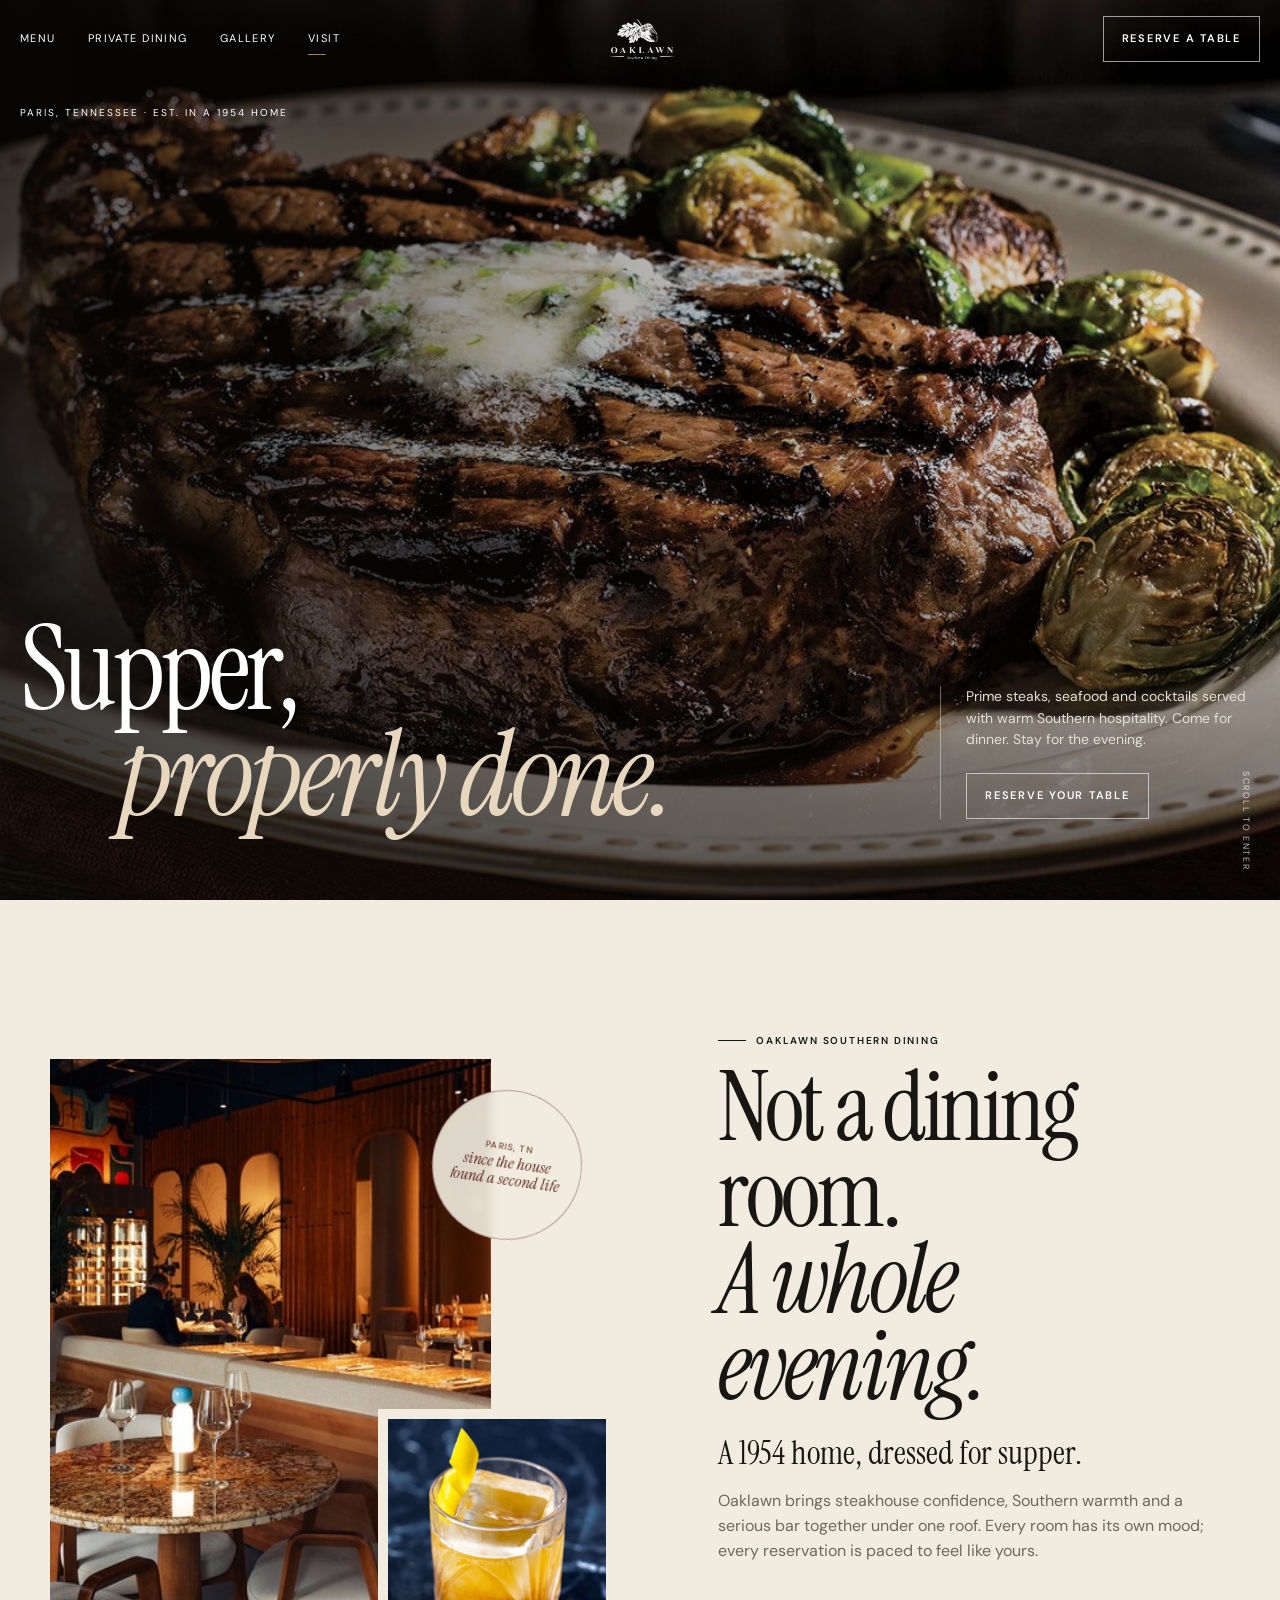
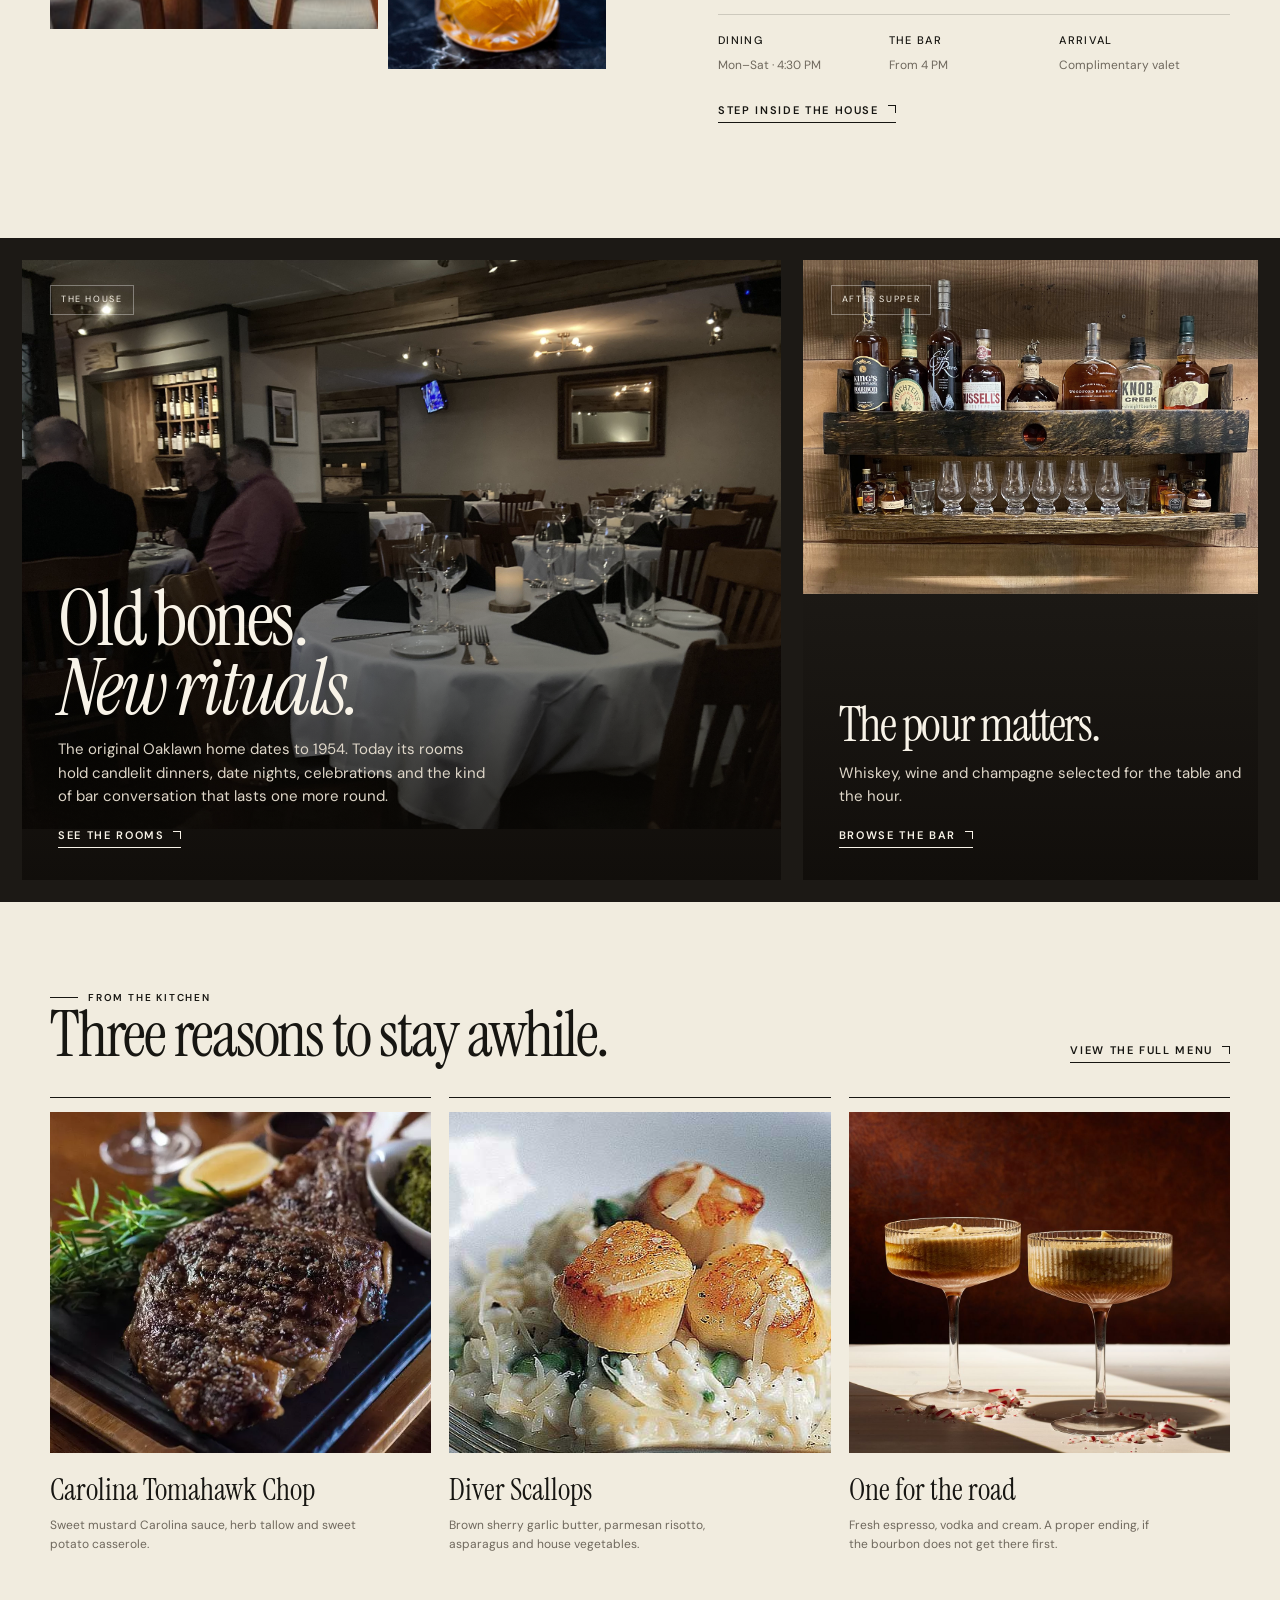
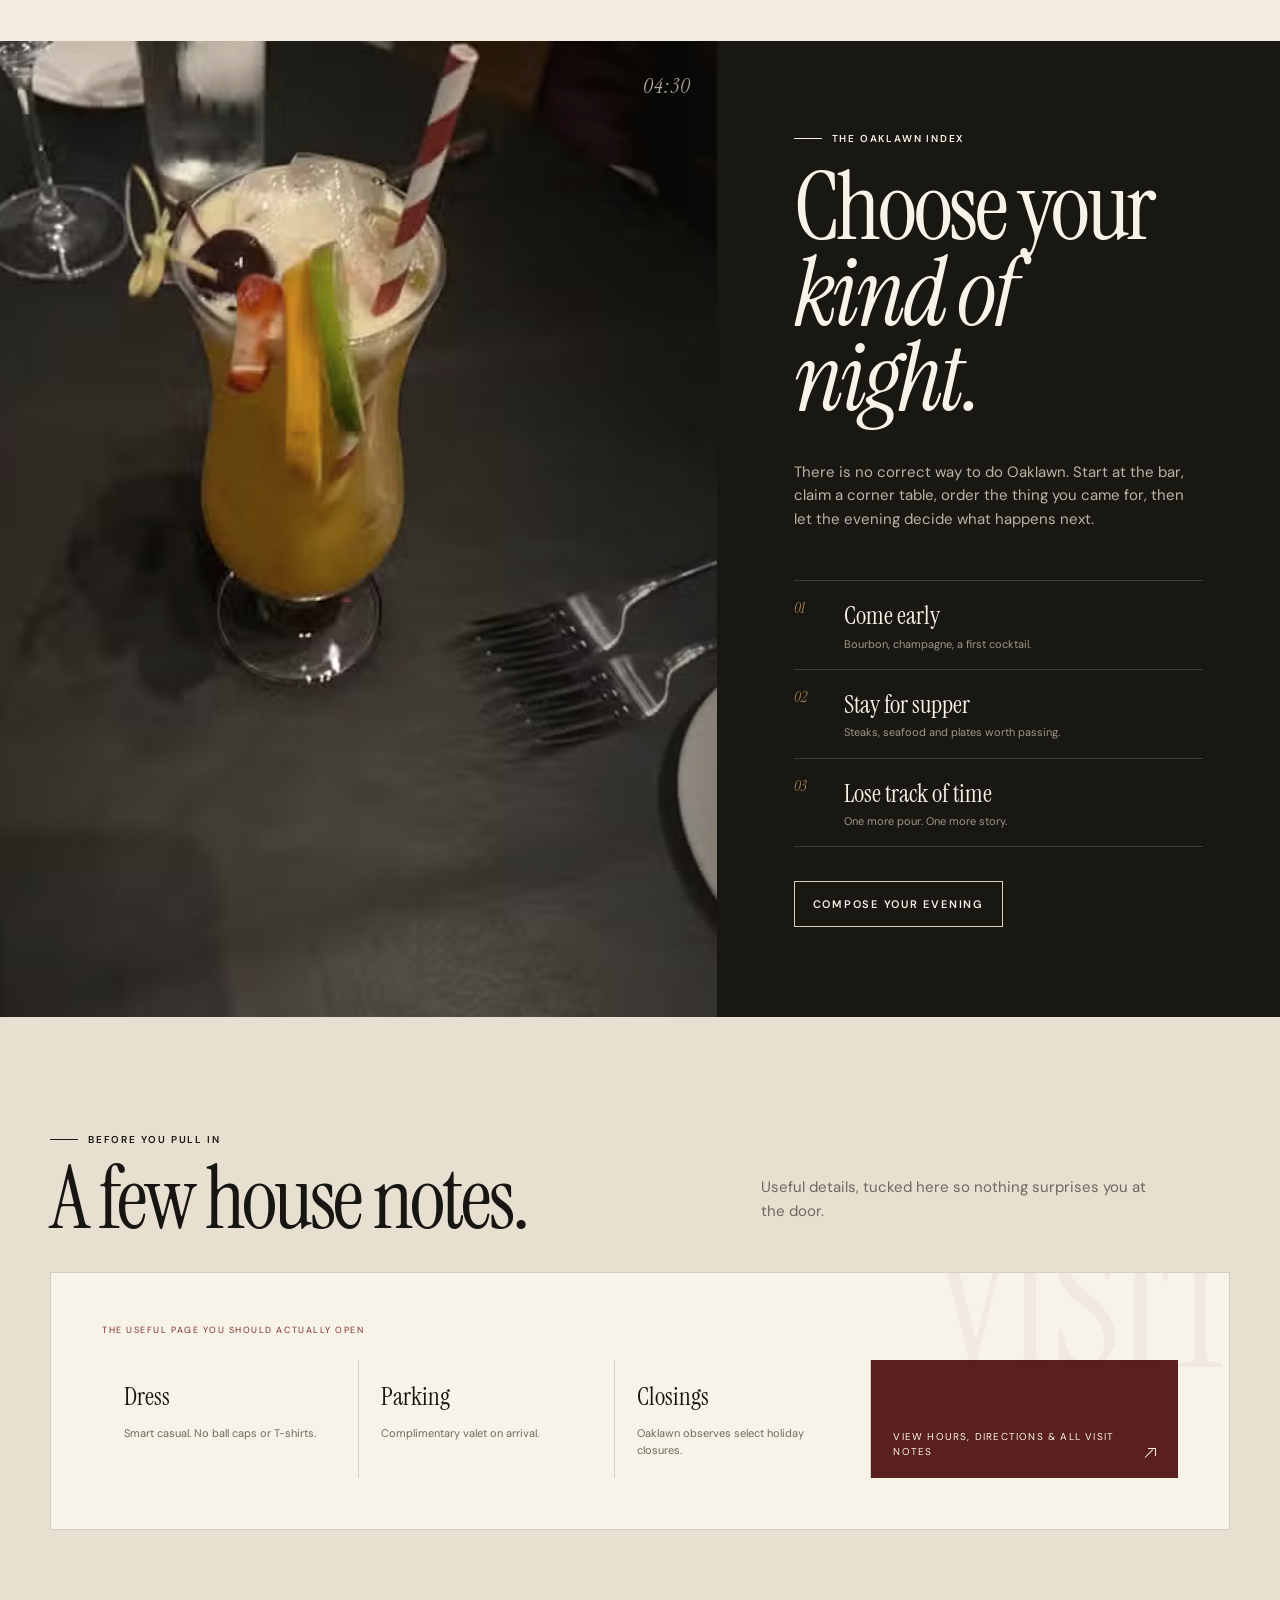
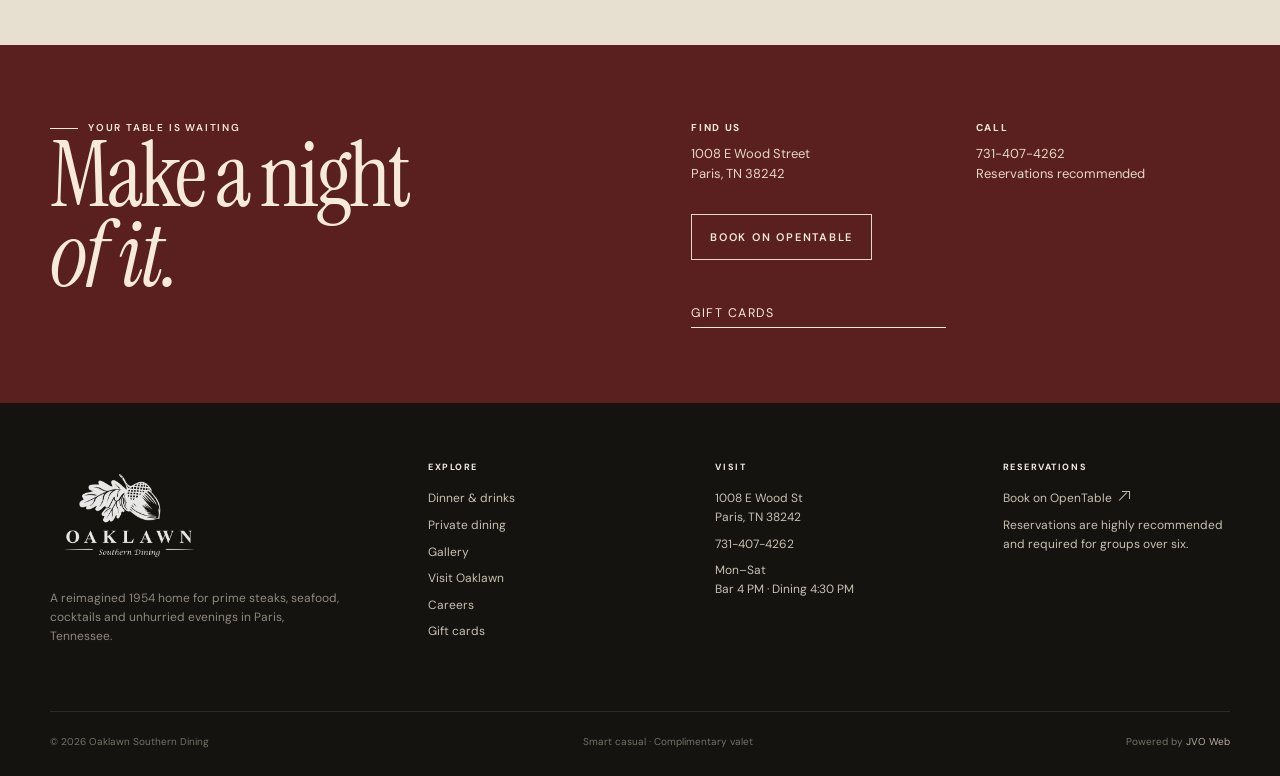
<file: index.html>
<!DOCTYPE html>

<html lang="en"><head><meta charset="utf-8"/><meta content="width=device-width,initial-scale=1" name="viewport"/><title>Oaklawn Southern Dining | Steaks, Seafood &amp; Cocktails in Paris, TN</title><meta content="Prime steaks, fresh seafood, crafted cocktails and private dining in a reimagined 1954 home in Paris, Tennessee. Reserve your evening at Oaklawn." name="description"/><link href="https://www.oaklawnsoutherndining.com/" rel="canonical"/><meta content="index,follow,max-image-preview:large" name="robots"/><meta content="website" property="og:type"/><meta content="Oaklawn Southern Dining | Steaks, Seafood &amp; Cocktails in Paris, TN" property="og:title"/><meta content="Prime steaks, fresh seafood, crafted cocktails and private dining in a reimagined 1954 home in Paris, Tennessee. Reserve your evening at Oaklawn." property="og:description"/><meta content="https://www.oaklawnsoutherndining.com/" property="og:url"/><meta content="https://www.oaklawnsoutherndining.com/images/ribeye.jpg" property="og:image"/><meta content="summary_large_image" name="twitter:card"/><link href="images/logo.webp" rel="icon"/><link href="css/index.css" rel="stylesheet"/><script type="application/ld+json">{"@context":"https://schema.org","@type":"Restaurant","name":"Oaklawn Southern Dining","image":"https://www.oaklawnsoutherndining.com/images/ribeye.jpg","url":"https://www.oaklawnsoutherndining.com/","telephone":"+1-731-407-4262","priceRange":"$$$","servesCuisine":["Southern","Steak","Seafood"],"address":{"@type":"PostalAddress","streetAddress":"1008 E Wood St","addressLocality":"Paris","addressRegion":"TN","postalCode":"38242","addressCountry":"US"},"openingHoursSpecification":[{"@type":"OpeningHoursSpecification","dayOfWeek":["Monday","Tuesday","Wednesday","Thursday","Friday","Saturday"],"opens":"16:00","closes":"20:30"}],"acceptsReservations":true}</script></head><body class=""><a class="skip" href="#main">Skip to content</a><header class="site-header"><div class="header-in"><button aria-expanded="false" aria-label="Open navigation" class="hamb"><span></span><span></span></button><nav aria-label="Primary" class="nav"><a href="menu.html">Menu</a><a href="events.html">Private dining</a><a href="gallery.html">Gallery</a><a href="contact.html">Visit</a></nav><a aria-label="Oaklawn Southern Dining home" class="brand" href="index.html"><img alt="Oaklawn Southern Dining" src="images/logo.webp"/></a><a class="btn light header-action" href="https://www.opentable.com/r/oaklawn-southern-dinning-paris" rel="noopener" target="_blank">Reserve a table</a></div></header><nav aria-label="Mobile navigation" class="mobile-nav"><a href="index.html">Home</a><a href="menu.html">Menu</a><a href="events.html">Private Dining</a><a href="gallery.html">Gallery</a><a href="contact.html">Visit</a><a href="giftcards.html">Gift Cards</a><div class="mobile-meta"><div><strong>Dining</strong>Mon–Sat from 4:30 PM</div><div><strong>Paris, Tennessee</strong>1008 E Wood Street</div></div></nav><main id="main"><section class="hero"><div class="hero-media"><img alt="Oaklawn ribeye with herb butter" fetchpriority="high" src="images/ribeye.jpg"/></div><div class="hero-kicker">Paris, Tennessee · Est. in a 1954 home</div><div class="hero-content"><h1 class="display">Supper,<em>properly done.</em></h1><div class="hero-copy"><p>Prime steaks, seafood and cocktails served with warm Southern hospitality. Come for dinner. Stay for the evening.</p><a class="btn light" href="https://www.opentable.com/r/oaklawn-southern-dinning-paris" rel="noopener" target="_blank">Reserve your table</a></div></div><div class="hero-scroll">Scroll to enter</div></section><section class="intro"><div class="wrap intro-stage"><div class="intro-art"><a class="image-link intro-photo-main" href="gallery.html"><img alt="Oaklawn dining room glowing before service" loading="lazy" src="images/interior.jpg"/></a><a class="image-link intro-photo-detail" href="gallery.html"><img alt="Cocktail detail at Oaklawn" loading="lazy" src="images/cocktail1.jpg"/></a><span class="intro-stamp">Paris, TN<br/><em>since the house<br/>found a second life</em></span></div><div class="intro-copy"><div class="eyebrow">Oaklawn Southern Dining</div><h2 class="display">Not a dining room.<br/><em>A whole evening.</em></h2><p class="intro-lead">A 1954 home, dressed for supper.</p><p class="lede">Oaklawn brings steakhouse confidence, Southern warmth and a serious bar together under one roof. Every room has its own mood; every reservation is paced to feel like yours.</p><div class="microfacts"><div><b>Dining</b><span>Mon–Sat · 4:30 PM</span></div><div><b>The bar</b><span>From 4 PM</span></div><div><b>Arrival</b><span>Complimentary valet</span></div></div><a class="text-link" href="gallery.html">Step inside the house</a></div></div></section><section class="feature-spread"><div class="spread-grid"><article class="spread-main"><a class="image-link" href="gallery.html"><img alt="Warm Oaklawn dining room" src="images/sunshine.jpg"/></a><span class="spread-tag">The house</span><div class="spread-copy"><h2 class="display">Old bones.<br/><em>New rituals.</em></h2><p>The original Oaklawn home dates to 1954. Today its rooms hold candlelit dinners, date nights, celebrations and the kind of bar conversation that lasts one more round.</p><a class="text-link" href="gallery.html">See the rooms</a></div></article><article class="spread-side"><a class="image-link" href="menu.html#bar"><img alt="Oaklawn bourbon collection" src="images/bourbon1.jpg"/></a><span class="spread-tag">After supper</span><div class="spread-copy"><h2 class="display">The pour matters.</h2><p>Whiskey, wine and champagne selected for the table and the hour.</p><a class="text-link" href="menu.html#bar">Browse the bar</a></div></article></div></section><section class="selection"><div class="wrap"><div class="selection-head"><div><div class="eyebrow">From the kitchen</div><h2 class="display">Three reasons to stay awhile.</h2></div><a class="text-link" href="menu.html">View the full menu</a></div><div class="plates"><article class="plate"><a class="image-link" href="menu.html"><figure><img alt="Carolina Tomahawk Chop" loading="lazy" src="images/tomahawk.jpg"/></figure></a><h3>Carolina Tomahawk Chop</h3><p>Sweet mustard Carolina sauce, herb tallow and sweet potato casserole.</p></article><article class="plate"><a class="image-link" href="menu.html"><figure><img alt="Diver scallops over risotto" loading="lazy" src="images/risotto.jpg"/></figure></a><h3>Diver Scallops</h3><p>Brown sherry garlic butter, parmesan risotto, asparagus and house vegetables.</p></article><article class="plate"><a class="image-link" href="menu.html"><figure><img alt="Espresso martinis" loading="lazy" src="images/espresso.jpg"/></figure></a><h3>One for the road</h3><p>Fresh espresso, vodka and cream. A proper ending, if the bourbon does not get there first.</p></article></div></div></section><section aria-labelledby="evening-title" class="evening-index"><div class="evening-media"><a class="image-link" href="menu.html"><img alt="A candlelit Oaklawn table set for the evening" loading="lazy" src="images/blacklit.jpg"/></a><div class="evening-number">04:30</div></div><div class="evening-copy"><div class="eyebrow">The Oaklawn index</div><h2 class="display" id="evening-title">Choose your<br/><em>kind of night.</em></h2><p>There is no correct way to do Oaklawn. Start at the bar, claim a corner table, order the thing you came for, then let the evening decide what happens next.</p><div class="evening-acts"><a href="menu.html#bar"><span>01</span><strong>Come early</strong><small>Bourbon, champagne, a first cocktail.</small></a><a href="menu.html#steaks"><span>02</span><strong>Stay for supper</strong><small>Steaks, seafood and plates worth passing.</small></a><a href="gallery.html"><span>03</span><strong>Lose track of time</strong><small>One more pour. One more story.</small></a></div><a class="btn" href="menu.html">Compose your evening</a></div></section><section class="before-you-arrive"><div class="wrap"><div class="arrival-head"><div><div class="eyebrow">Before you pull in</div><h2 class="display">A few house notes.</h2></div><p>Useful details, tucked here so nothing surprises you at the door.</p></div><a class="arrival-card" href="contact.html"><span class="arrival-kicker">The useful page you should actually open</span><div class="arrival-grid"><div><strong>Dress</strong><p>Smart casual. No ball caps or T-shirts.</p></div><div><strong>Parking</strong><p>Complimentary valet on arrival.</p></div><div><strong>Closings</strong><p>Oaklawn observes select holiday closures.</p></div><div class="arrival-arrow">View hours, directions &amp; all visit notes <span class="arrow-ne" aria-hidden="true"></span></div></div></a></div></section><section class="visit-band"><div class="wrap visit-grid"><div><div class="eyebrow">Your table is waiting</div><h2 class="display">Make a night<br/><em>of it.</em></h2></div><div class="visit-info"><div><h3>Find us</h3><p>1008 E Wood Street<br/>Paris, TN 38242</p></div><div><h3>Call</h3><p><a href="tel:+17314074262">731-407-4262</a><br/>Reservations recommended</p></div><a class="btn" href="https://www.opentable.com/r/oaklawn-southern-dinning-paris" rel="noopener" target="_blank">Book on OpenTable</a><a class="gift-link" href="giftcards.html">Gift cards</a></div></div></section></main><footer class="site-footer"><div class="wrap"><div class="footer-grid"><div class="footer-brand"><img alt="Oaklawn Southern Dining" src="images/logo.webp"/><p>A reimagined 1954 home for prime steaks, seafood, cocktails and unhurried evenings in Paris, Tennessee.</p></div><div class="foot"><h3>Explore</h3><a href="menu.html">Dinner &amp; drinks</a><a href="events.html">Private dining</a><a href="gallery.html">Gallery</a><a href="contact.html">Visit Oaklawn</a><a href="careers.html">Careers</a><a href="giftcards.html">Gift cards</a></div><div class="foot"><h3>Visit</h3><p>1008 E Wood St<br/>Paris, TN 38242</p><a href="tel:+17314074262">731-407-4262</a><p>Mon–Sat<br/>Bar 4 PM · Dining 4:30 PM</p></div><div class="foot"><h3>Reservations</h3><a href="https://www.opentable.com/r/oaklawn-southern-dinning-paris" rel="noopener" target="_blank">Book on OpenTable <span class="arrow-ne" aria-hidden="true"></span></a><p>Reservations are highly recommended and required for groups over six.</p></div></div><div class="footer-bottom"><span>© <span data-year=""></span> Oaklawn Southern Dining</span><span>Smart casual · Complimentary valet</span><span>Powered by <a href="https://jvo.me" rel="noopener" target="_blank">JVO Web</a></span></div></div></footer><script src="js/index.js"></script></body></html>
</file>
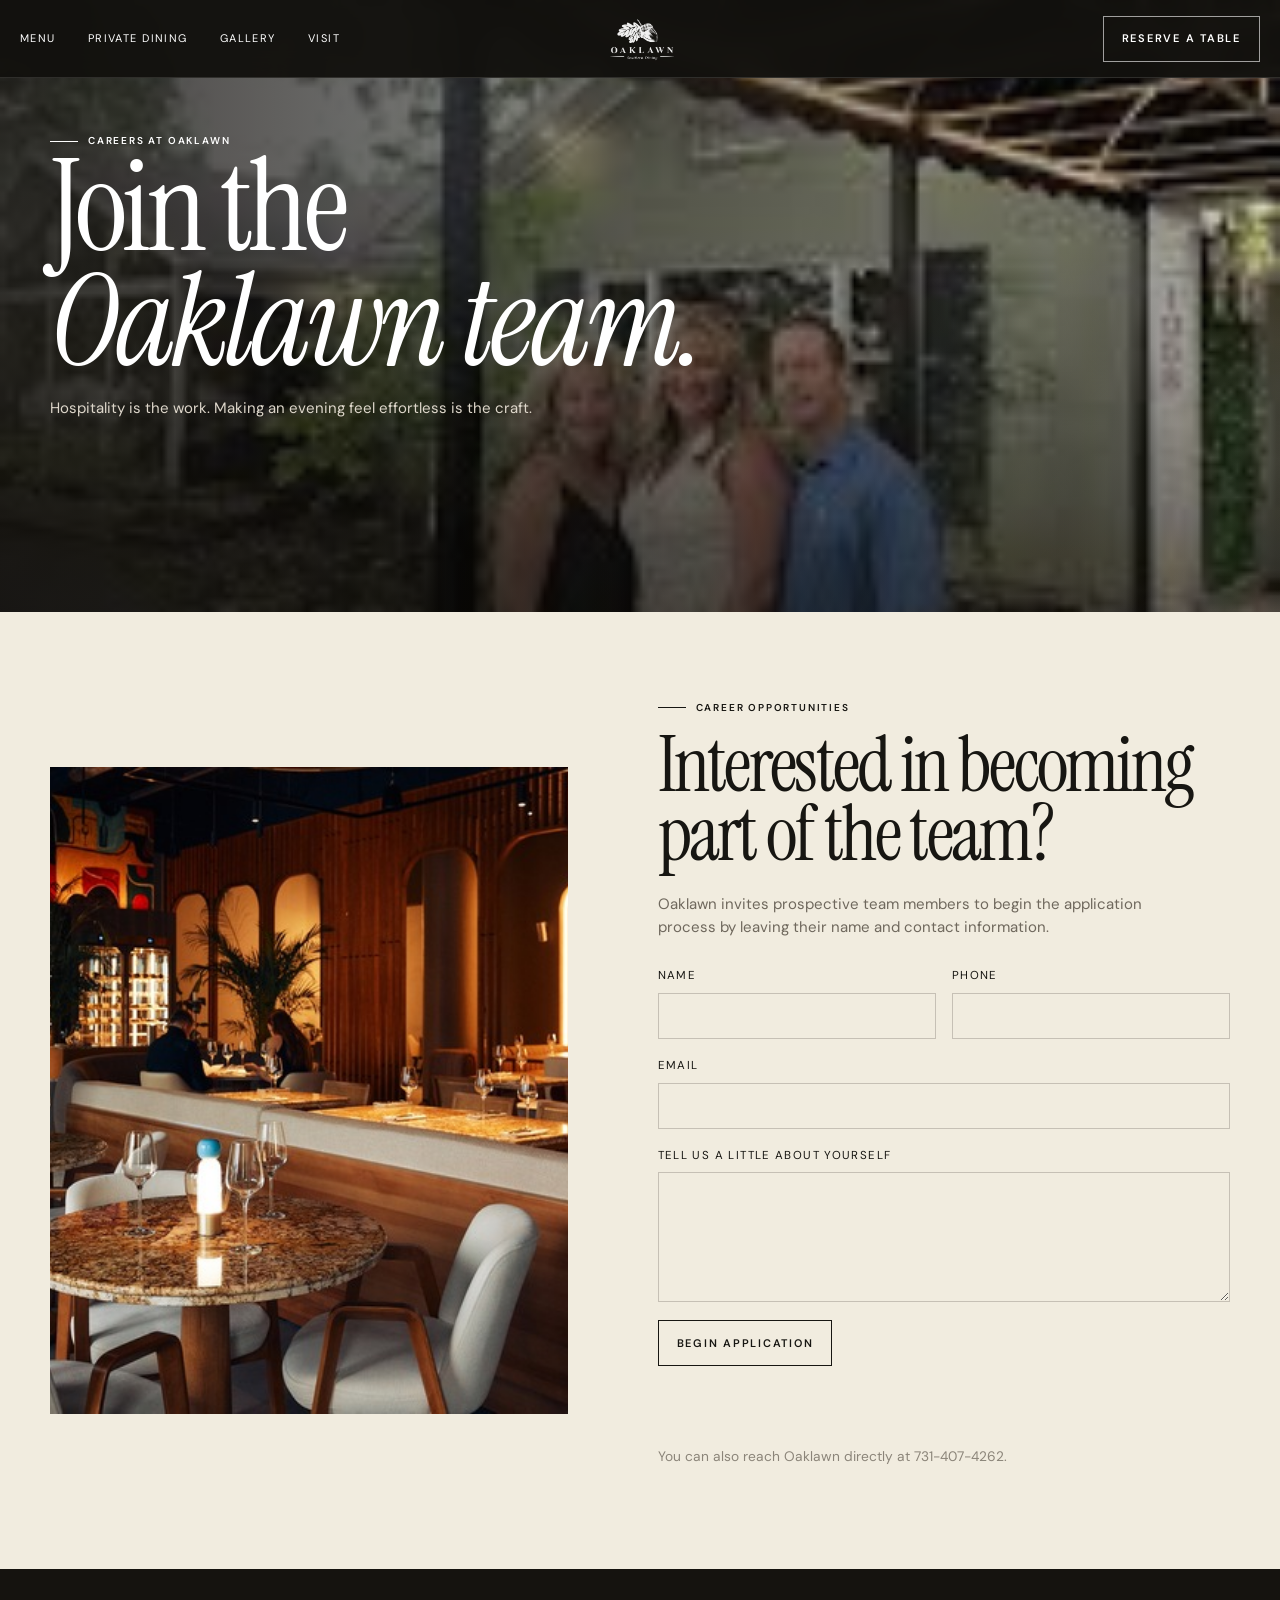
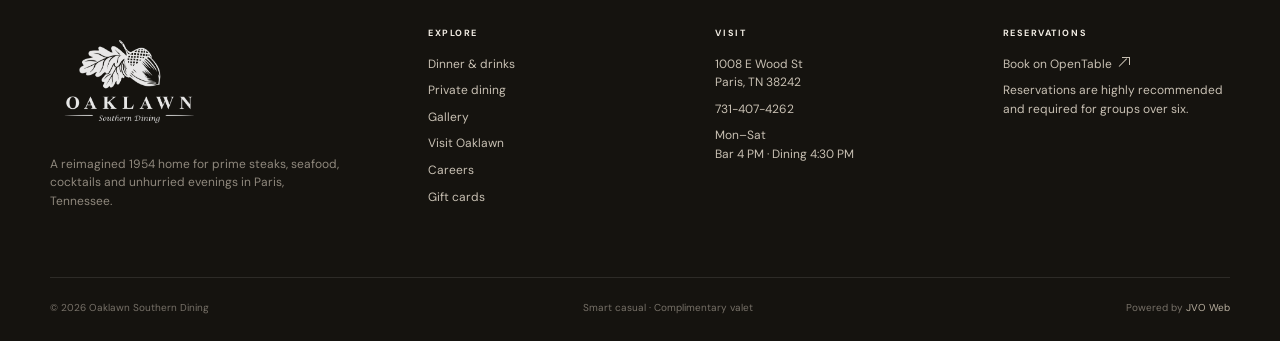
<file: careers.html>
<!DOCTYPE html>

<html lang="en"><head><meta charset="utf-8"/><meta content="width=device-width,initial-scale=1" name="viewport"/><title>Careers | Oaklawn Southern Dining in Paris, TN</title><meta content="Join the Oaklawn Southern Dining team in Paris, Tennessee. Begin the application process by sharing your name and contact information." name="description"/><link href="https://www.oaklawnsoutherndining.com/careers.html" rel="canonical"/><meta content="index,follow,max-image-preview:large" name="robots"/><meta content="website" property="og:type"/><meta content="Visit Oaklawn Southern Dining | Paris, TN" property="og:title"/><meta content="Find Oaklawn Southern Dining at 1008 E Wood Street in Paris, TN. Get hours, directions, dress code, reservation details and the restaurant phone number." property="og:description"/><meta content="https://www.oaklawnsoutherndining.com/contact.html" property="og:url"/><meta content="https://www.oaklawnsoutherndining.com/images/ribeye.jpg" property="og:image"/><meta content="summary_large_image" name="twitter:card"/><link href="images/logo.webp" rel="icon"/><link href="css/careers.css" rel="stylesheet"/><script type="application/ld+json">{"@context":"https://schema.org","@type":"Restaurant","name":"Oaklawn Southern Dining","image":"https://www.oaklawnsoutherndining.com/images/ribeye.jpg","url":"https://www.oaklawnsoutherndining.com/","telephone":"+1-731-407-4262","priceRange":"$$$","servesCuisine":["Southern","Steak","Seafood"],"address":{"@type":"PostalAddress","streetAddress":"1008 E Wood St","addressLocality":"Paris","addressRegion":"TN","postalCode":"38242","addressCountry":"US"},"openingHoursSpecification":[{"@type":"OpeningHoursSpecification","dayOfWeek":["Monday","Tuesday","Wednesday","Thursday","Friday","Saturday"],"opens":"16:00","closes":"20:30"}],"acceptsReservations":true}</script></head><body class="inner"><a class="skip" href="#main">Skip to content</a><header class="site-header"><div class="header-in"><button aria-expanded="false" aria-label="Open navigation" class="hamb"><span></span><span></span></button><nav aria-label="Primary" class="nav"><a href="menu.html">Menu</a><a href="events.html">Private dining</a><a href="gallery.html">Gallery</a><a href="contact.html">Visit</a></nav><a aria-label="Oaklawn Southern Dining home" class="brand" href="index.html"><img alt="Oaklawn Southern Dining" src="images/logo.webp"/></a><a class="btn light header-action" href="https://www.opentable.com/r/oaklawn-southern-dinning-paris" rel="noopener" target="_blank">Reserve a table</a></div></header><nav aria-label="Mobile navigation" class="mobile-nav"><a href="index.html">Home</a><a href="menu.html">Menu</a><a href="events.html">Private Dining</a><a href="gallery.html">Gallery</a><a href="contact.html">Visit</a><a href="giftcards.html">Gift Cards</a><div class="mobile-meta"><div><strong>Dining</strong>Mon–Sat from 4:30 PM</div><div><strong>Paris, Tennessee</strong>1008 E Wood Street</div></div></nav><main id="main"><section class="page-hero"><img alt="Oaklawn Southern Dining in Paris, Tennessee" fetchpriority="high" src="images/exterior.jpg"/><div class="wrap"><div class="eyebrow">Careers at Oaklawn</div><h1 class="display">Join the<br/><em>Oaklawn team.</em></h1><p>Hospitality is the work. Making an evening feel effortless is the craft.</p></div></section><section class="editorial"><div class="wrap editorial-grid"><div class="editorial-image"><img alt="Oaklawn Southern Dining interior" loading="lazy" src="images/interior.jpg"/></div><div class="editorial-copy"><div class="eyebrow">Career opportunities</div><h2 class="display">Interested in becoming part of the team?</h2><p>Oaklawn invites prospective team members to begin the application process by leaving their name and contact information.</p><form class="inquiry-form" data-inquiry-form=""><div class="form-grid"><label>Name<input autocomplete="name" name="name" required=""/></label><label>Phone<input autocomplete="tel" name="phone" required="" type="tel"/></label></div><label>Email<input autocomplete="email" name="email" required="" type="email"/></label><label>Tell us a little about yourself<textarea name="message"></textarea></label><div><button class="btn" type="submit">Begin application</button></div><p aria-live="polite" class="form-status"></p></form><p class="official-note">You can also reach Oaklawn directly at <a href="tel:+17314074262">731-407-4262</a>.</p></div></div></section></main><footer class="site-footer"><div class="wrap"><div class="footer-grid"><div class="footer-brand"><img alt="Oaklawn Southern Dining" src="images/logo.webp"/><p>A reimagined 1954 home for prime steaks, seafood, cocktails and unhurried evenings in Paris, Tennessee.</p></div><div class="foot"><h3>Explore</h3><a href="menu.html">Dinner &amp; drinks</a><a href="events.html">Private dining</a><a href="gallery.html">Gallery</a><a href="contact.html">Visit Oaklawn</a><a href="careers.html">Careers</a><a href="giftcards.html">Gift cards</a></div><div class="foot"><h3>Visit</h3><p>1008 E Wood St<br/>Paris, TN 38242</p><a href="tel:+17314074262">731-407-4262</a><p>Mon–Sat<br/>Bar 4 PM · Dining 4:30 PM</p></div><div class="foot"><h3>Reservations</h3><a href="https://www.opentable.com/r/oaklawn-southern-dinning-paris" rel="noopener" target="_blank">Book on OpenTable <span class="arrow-ne" aria-hidden="true"></span></a><p>Reservations are highly recommended and required for groups over six.</p></div></div><div class="footer-bottom"><span>© <span data-year=""></span> Oaklawn Southern Dining</span><span>Smart casual · Complimentary valet</span><span>Powered by <a href="https://jvo.me" rel="noopener" target="_blank">JVO Web</a></span></div></div></footer><script src="js/careers.js"></script></body></html>
</file>
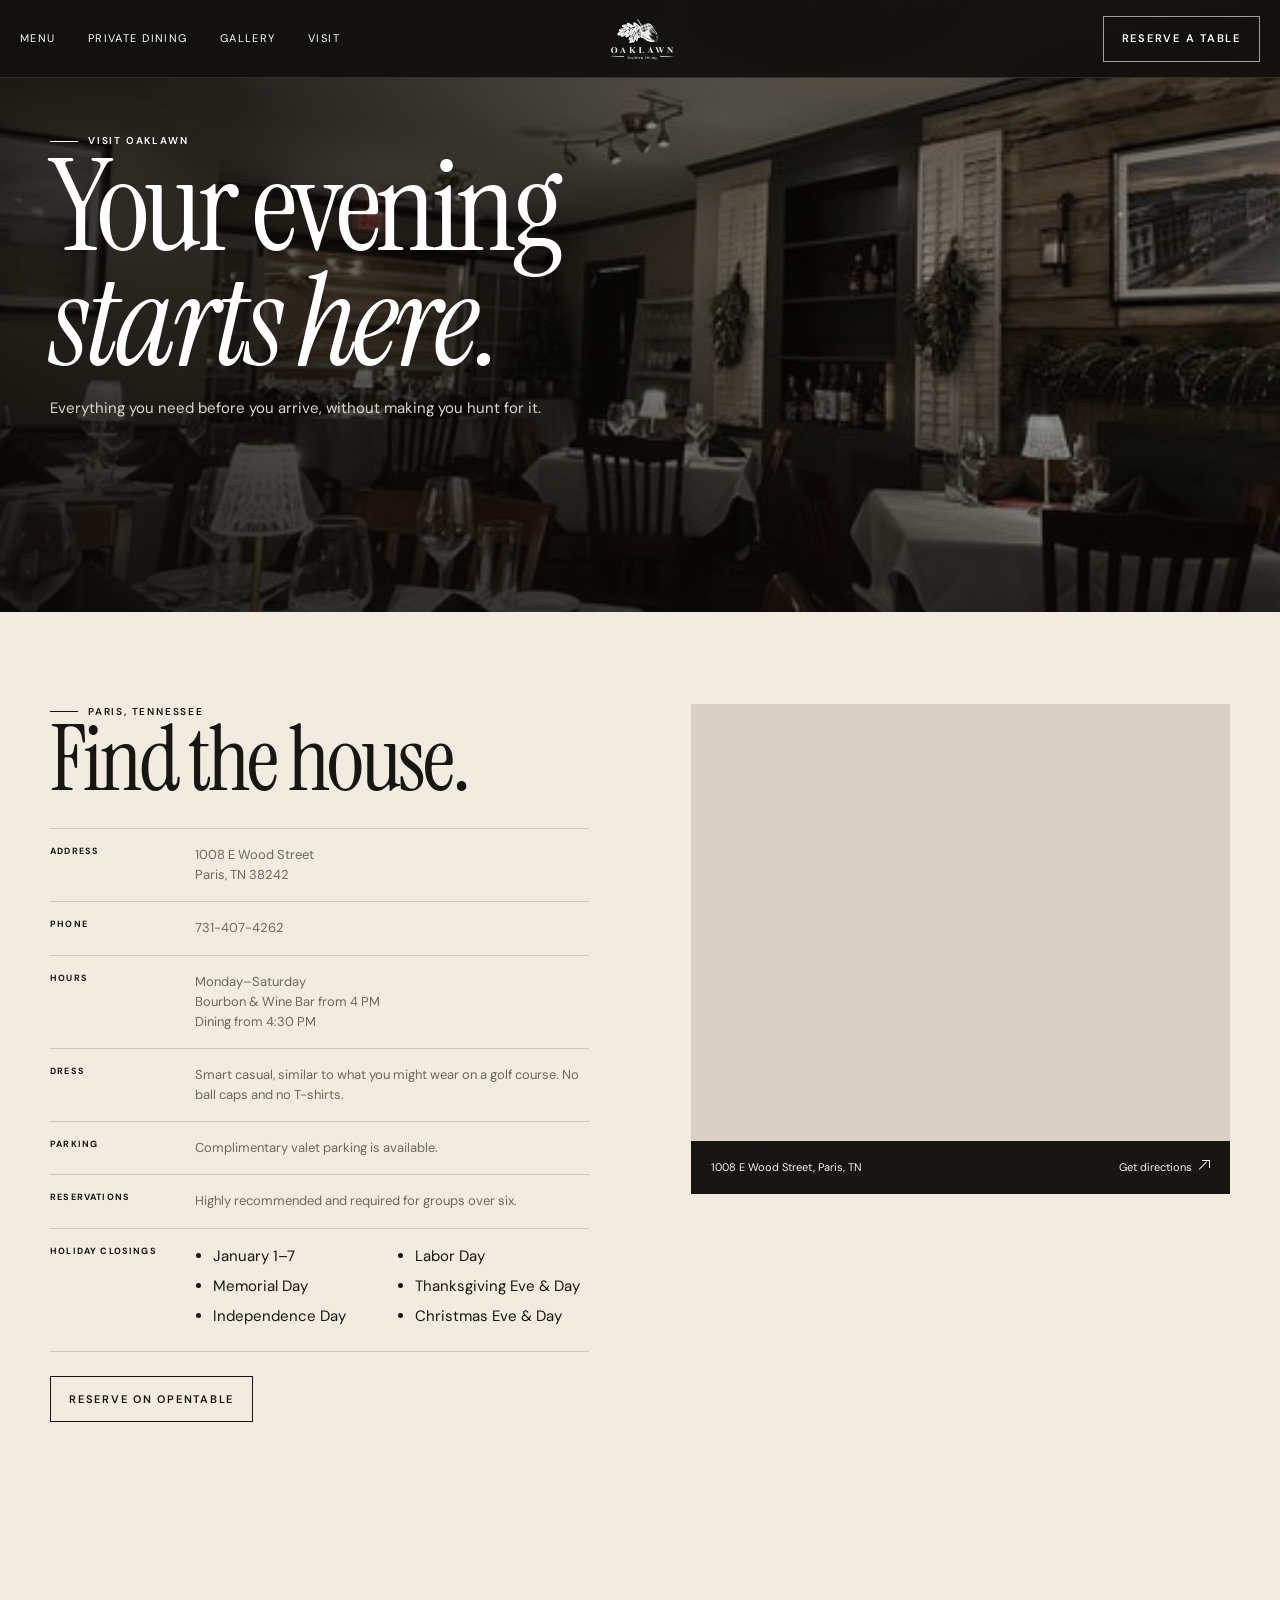
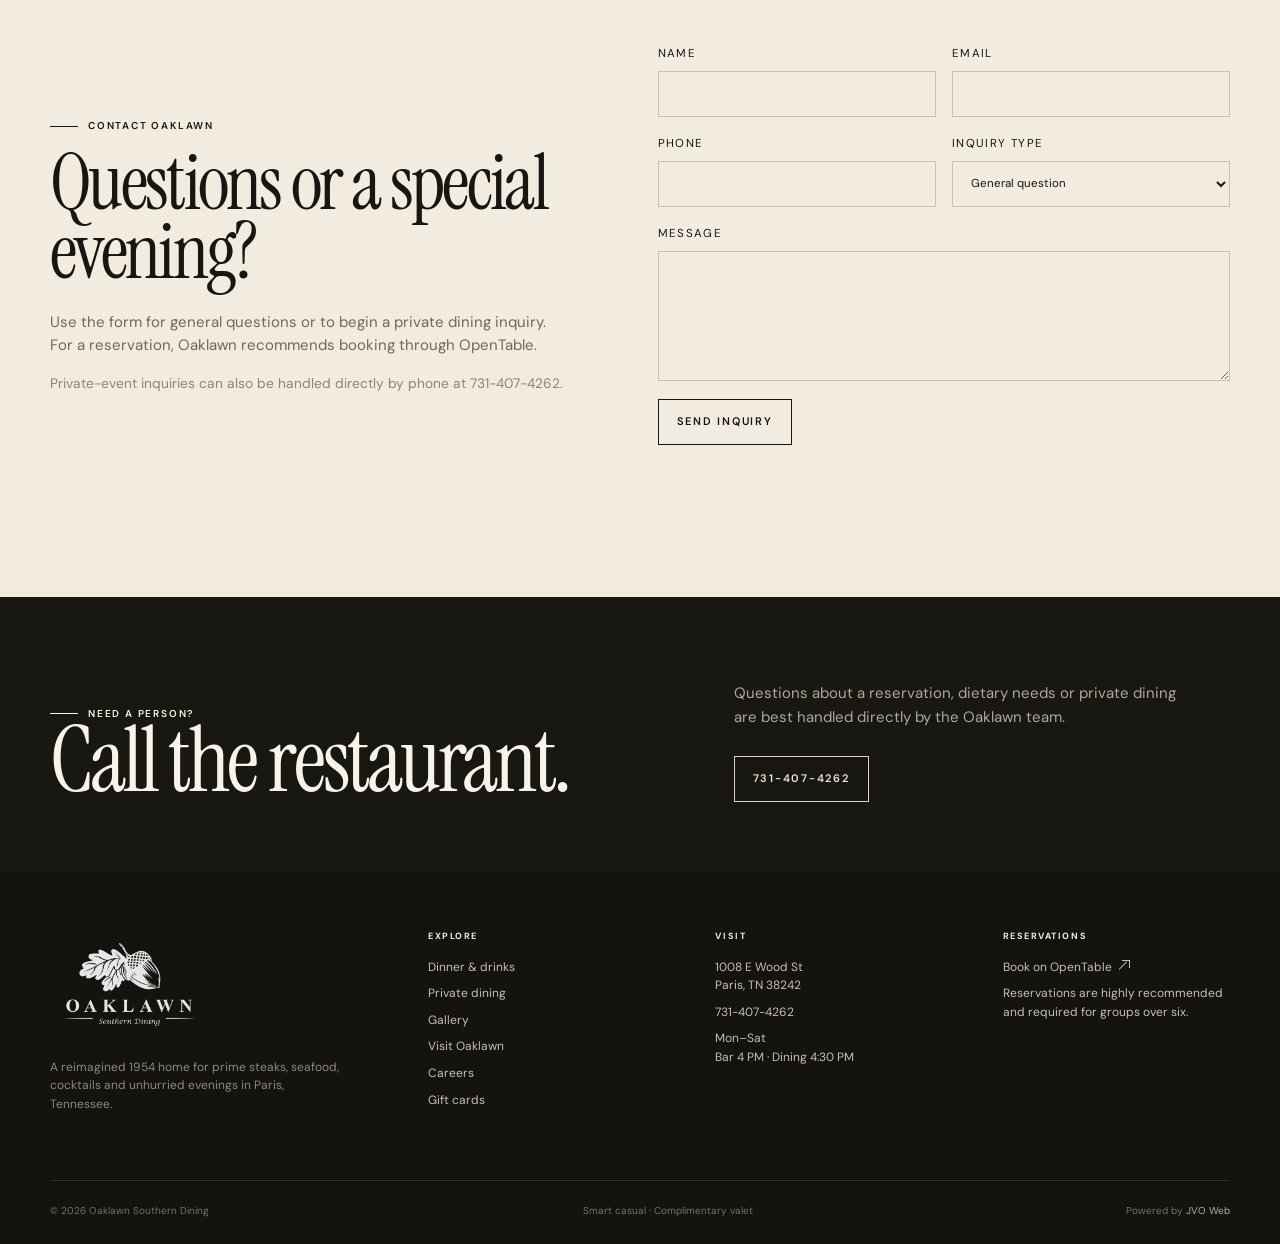
<file: contact.html>
<!DOCTYPE html>

<html lang="en"><head><meta charset="utf-8"/><meta content="width=device-width,initial-scale=1" name="viewport"/><title>Visit Oaklawn Southern Dining | Paris, TN</title><meta content="Find Oaklawn Southern Dining at 1008 E Wood Street in Paris, TN. Get hours, directions, dress code, reservation details and the restaurant phone number." name="description"/><link href="https://www.oaklawnsoutherndining.com/contact.html" rel="canonical"/><meta content="index,follow,max-image-preview:large" name="robots"/><meta content="website" property="og:type"/><meta content="Visit Oaklawn Southern Dining | Paris, TN" property="og:title"/><meta content="Find Oaklawn Southern Dining at 1008 E Wood Street in Paris, TN. Get hours, directions, dress code, reservation details and the restaurant phone number." property="og:description"/><meta content="https://www.oaklawnsoutherndining.com/contact.html" property="og:url"/><meta content="https://www.oaklawnsoutherndining.com/images/ribeye.jpg" property="og:image"/><meta content="summary_large_image" name="twitter:card"/><link href="images/logo.webp" rel="icon"/><link href="css/contact.css" rel="stylesheet"/><script type="application/ld+json">{"@context":"https://schema.org","@type":"Restaurant","name":"Oaklawn Southern Dining","image":"https://www.oaklawnsoutherndining.com/images/ribeye.jpg","url":"https://www.oaklawnsoutherndining.com/","telephone":"+1-731-407-4262","priceRange":"$$$","servesCuisine":["Southern","Steak","Seafood"],"address":{"@type":"PostalAddress","streetAddress":"1008 E Wood St","addressLocality":"Paris","addressRegion":"TN","postalCode":"38242","addressCountry":"US"},"openingHoursSpecification":[{"@type":"OpeningHoursSpecification","dayOfWeek":["Monday","Tuesday","Wednesday","Thursday","Friday","Saturday"],"opens":"16:00","closes":"20:30"}],"acceptsReservations":true}</script></head><body class="inner"><a class="skip" href="#main">Skip to content</a><header class="site-header"><div class="header-in"><button aria-expanded="false" aria-label="Open navigation" class="hamb"><span></span><span></span></button><nav aria-label="Primary" class="nav"><a href="menu.html">Menu</a><a href="events.html">Private dining</a><a href="gallery.html">Gallery</a><a href="contact.html">Visit</a></nav><a aria-label="Oaklawn Southern Dining home" class="brand" href="index.html"><img alt="Oaklawn Southern Dining" src="images/logo.webp"/></a><a class="btn light header-action" href="https://www.opentable.com/r/oaklawn-southern-dinning-paris" rel="noopener" target="_blank">Reserve a table</a></div></header><nav aria-label="Mobile navigation" class="mobile-nav"><a href="index.html">Home</a><a href="menu.html">Menu</a><a href="events.html">Private Dining</a><a href="gallery.html">Gallery</a><a href="contact.html">Visit</a><a href="giftcards.html">Gift Cards</a><div class="mobile-meta"><div><strong>Dining</strong>Mon–Sat from 4:30 PM</div><div><strong>Paris, Tennessee</strong>1008 E Wood Street</div></div></nav><main id="main"><section class="page-hero"><img alt="Oaklawn Southern Dining room" fetchpriority="high" src="images/reserve2.jpg"/><div class="wrap"><div class="eyebrow">Visit Oaklawn</div><h1 class="display">Your evening<br/><em>starts here.</em></h1><p>Everything you need before you arrive, without making you hunt for it.</p></div></section><section class="visit-page"><div class="wrap visit-page-grid"><div><div class="eyebrow">Paris, Tennessee</div><h2 class="display">Find the house.</h2><div class="detail-table"><div class="detail-row"><strong>Address</strong><p>1008 E Wood Street<br/>Paris, TN 38242</p></div><div class="detail-row"><strong>Phone</strong><p><a href="tel:+17314074262">731-407-4262</a></p></div><div class="detail-row"><strong>Hours</strong><p>Monday–Saturday<br/>Bourbon &amp; Wine Bar from 4 PM<br/>Dining from 4:30 PM</p></div><div class="detail-row"><strong>Dress</strong><p>Smart casual, similar to what you might wear on a golf course. No ball caps and no T-shirts.</p></div><div class="detail-row"><strong>Parking</strong><p>Complimentary valet parking is available.</p></div><div class="detail-row"><strong>Reservations</strong><p>Highly recommended and required for groups over six.</p></div><div class="detail-row"><strong>Holiday closings</strong><div><ul class="holiday-list"><li>January 1–7</li><li>Memorial Day</li><li>Independence Day</li><li>Labor Day</li><li>Thanksgiving Eve &amp; Day</li><li>Christmas Eve &amp; Day</li></ul></div></div></div><p style="margin-top:24px"><a class="btn" href="https://www.opentable.com/r/oaklawn-southern-dinning-paris" rel="noopener" target="_blank">Reserve on OpenTable</a></p></div><div><div class="map-frame"><iframe loading="lazy" referrerpolicy="no-referrer-when-downgrade" src="https://www.google.com/maps?q=1008+E+Wood+St,+Paris,+TN+38242&amp;output=embed" title="Map to Oaklawn Southern Dining"></iframe></div><div class="map-caption"><span>1008 E Wood Street, Paris, TN</span><a href="https://www.google.com/maps/dir/?api=1&amp;destination=1008+E+Wood+St,+Paris,+TN+38242" rel="noopener" target="_blank">Get directions <span class="arrow-ne" aria-hidden="true"></span></a></div></div></div></section><section class="editorial" id="private-inquiry"><div class="wrap editorial-grid"><div class="editorial-copy"><div class="eyebrow">Contact Oaklawn</div><h2 class="display">Questions or a special evening?</h2><p>Use the form for general questions or to begin a private dining inquiry. For a reservation, Oaklawn recommends booking through OpenTable.</p><p class="official-note">Private-event inquiries can also be handled directly by phone at <a href="tel:+17314074262">731-407-4262</a>.</p></div><div><form class="inquiry-form" data-inquiry-form=""><div class="form-grid"><label>Name<input autocomplete="name" name="name" required=""/></label><label>Email<input autocomplete="email" name="email" required="" type="email"/></label></div><div class="form-grid"><label>Phone<input autocomplete="tel" name="phone" type="tel"/></label><label>Inquiry type<select name="type"><option>General question</option><option>Private dining / special event</option></select></label></div><label>Message<textarea name="message" required=""></textarea></label><div><button class="btn" type="submit">Send inquiry</button></div><p aria-live="polite" class="form-status"></p></form></div></div></section><section class="dark-callout"><div class="wrap"><div><div class="eyebrow">Need a person?</div><h2 class="display">Call the restaurant.</h2></div><div><p>Questions about a reservation, dietary needs or private dining are best handled directly by the Oaklawn team.</p><a class="btn" href="tel:+17314074262">731-407-4262</a></div></div></section></main><footer class="site-footer"><div class="wrap"><div class="footer-grid"><div class="footer-brand"><img alt="Oaklawn Southern Dining" src="images/logo.webp"/><p>A reimagined 1954 home for prime steaks, seafood, cocktails and unhurried evenings in Paris, Tennessee.</p></div><div class="foot"><h3>Explore</h3><a href="menu.html">Dinner &amp; drinks</a><a href="events.html">Private dining</a><a href="gallery.html">Gallery</a><a href="contact.html">Visit Oaklawn</a><a href="careers.html">Careers</a><a href="giftcards.html">Gift cards</a></div><div class="foot"><h3>Visit</h3><p>1008 E Wood St<br/>Paris, TN 38242</p><a href="tel:+17314074262">731-407-4262</a><p>Mon–Sat<br/>Bar 4 PM · Dining 4:30 PM</p></div><div class="foot"><h3>Reservations</h3><a href="https://www.opentable.com/r/oaklawn-southern-dinning-paris" rel="noopener" target="_blank">Book on OpenTable <span class="arrow-ne" aria-hidden="true"></span></a><p>Reservations are highly recommended and required for groups over six.</p></div></div><div class="footer-bottom"><span>© <span data-year=""></span> Oaklawn Southern Dining</span><span>Smart casual · Complimentary valet</span><span>Powered by <a href="https://jvo.me" rel="noopener" target="_blank">JVO Web</a></span></div></div></footer><script src="js/contact.js"></script></body></html>
</file>
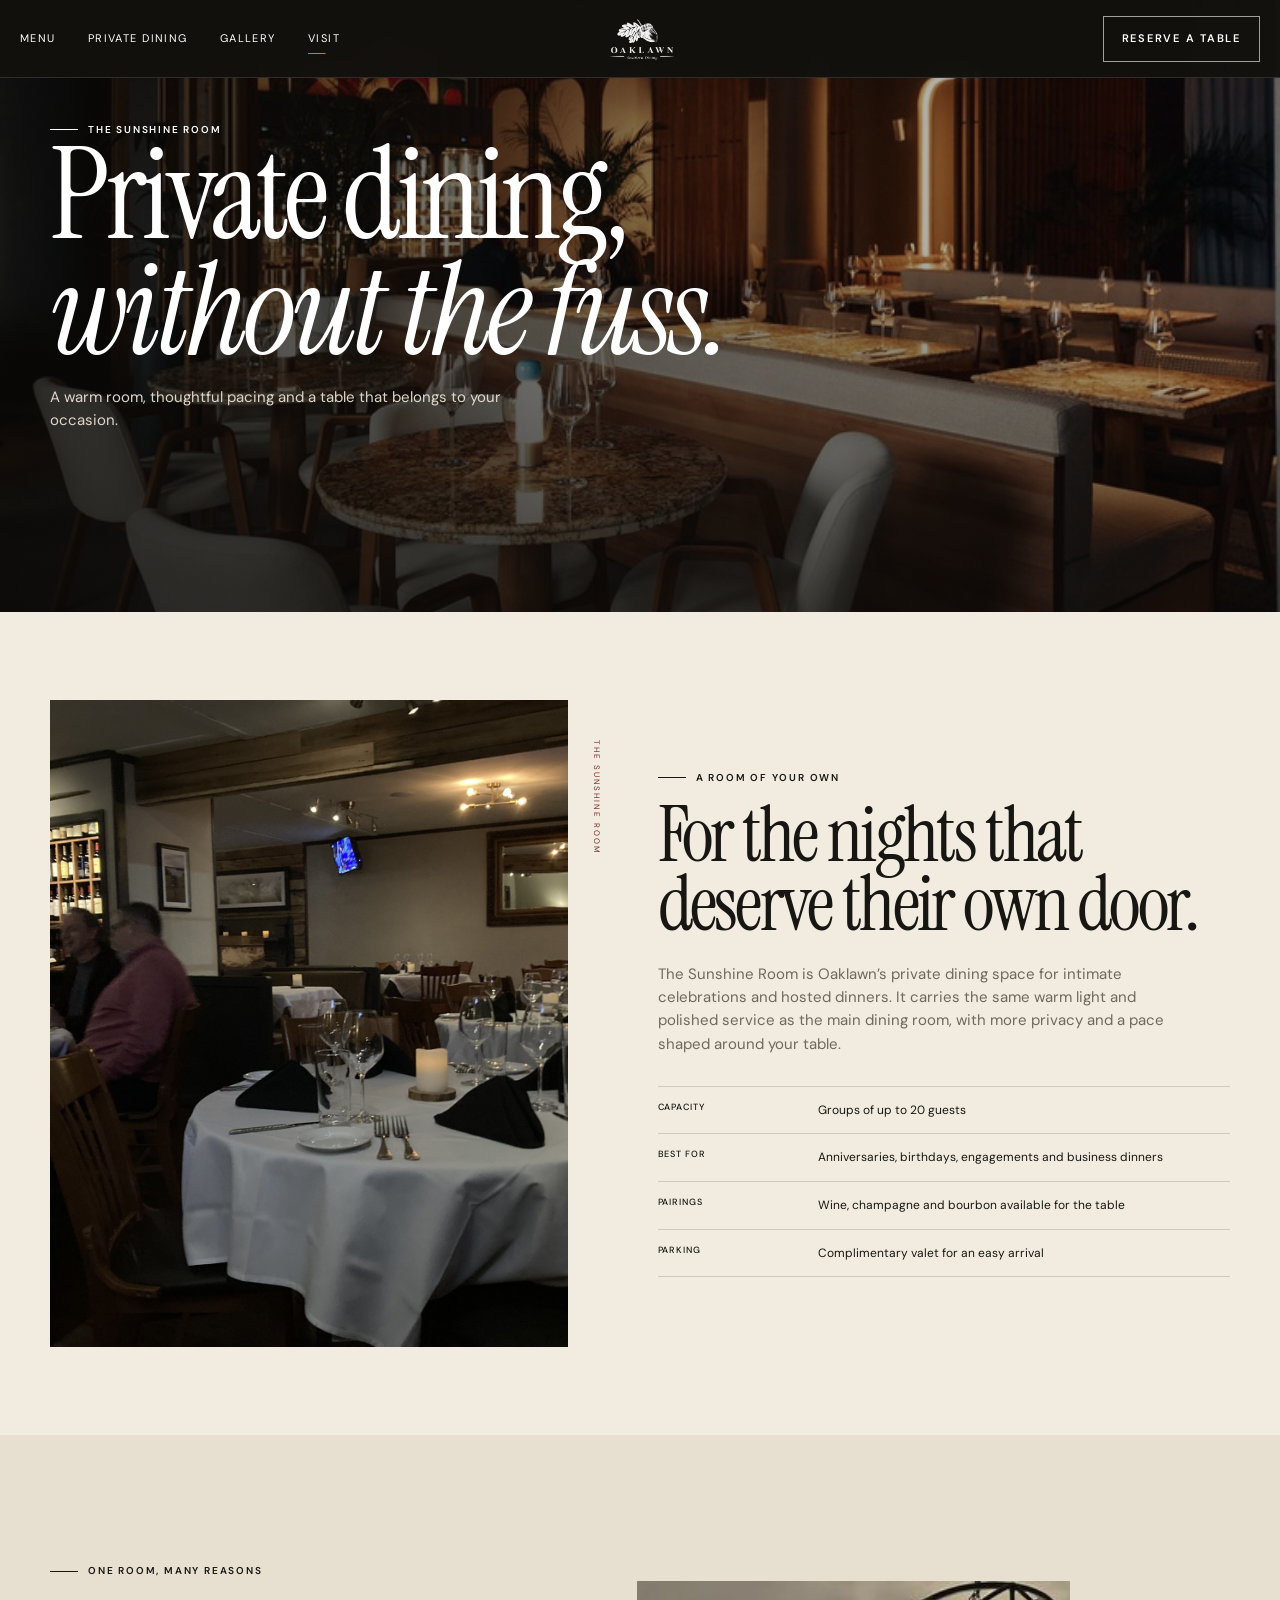
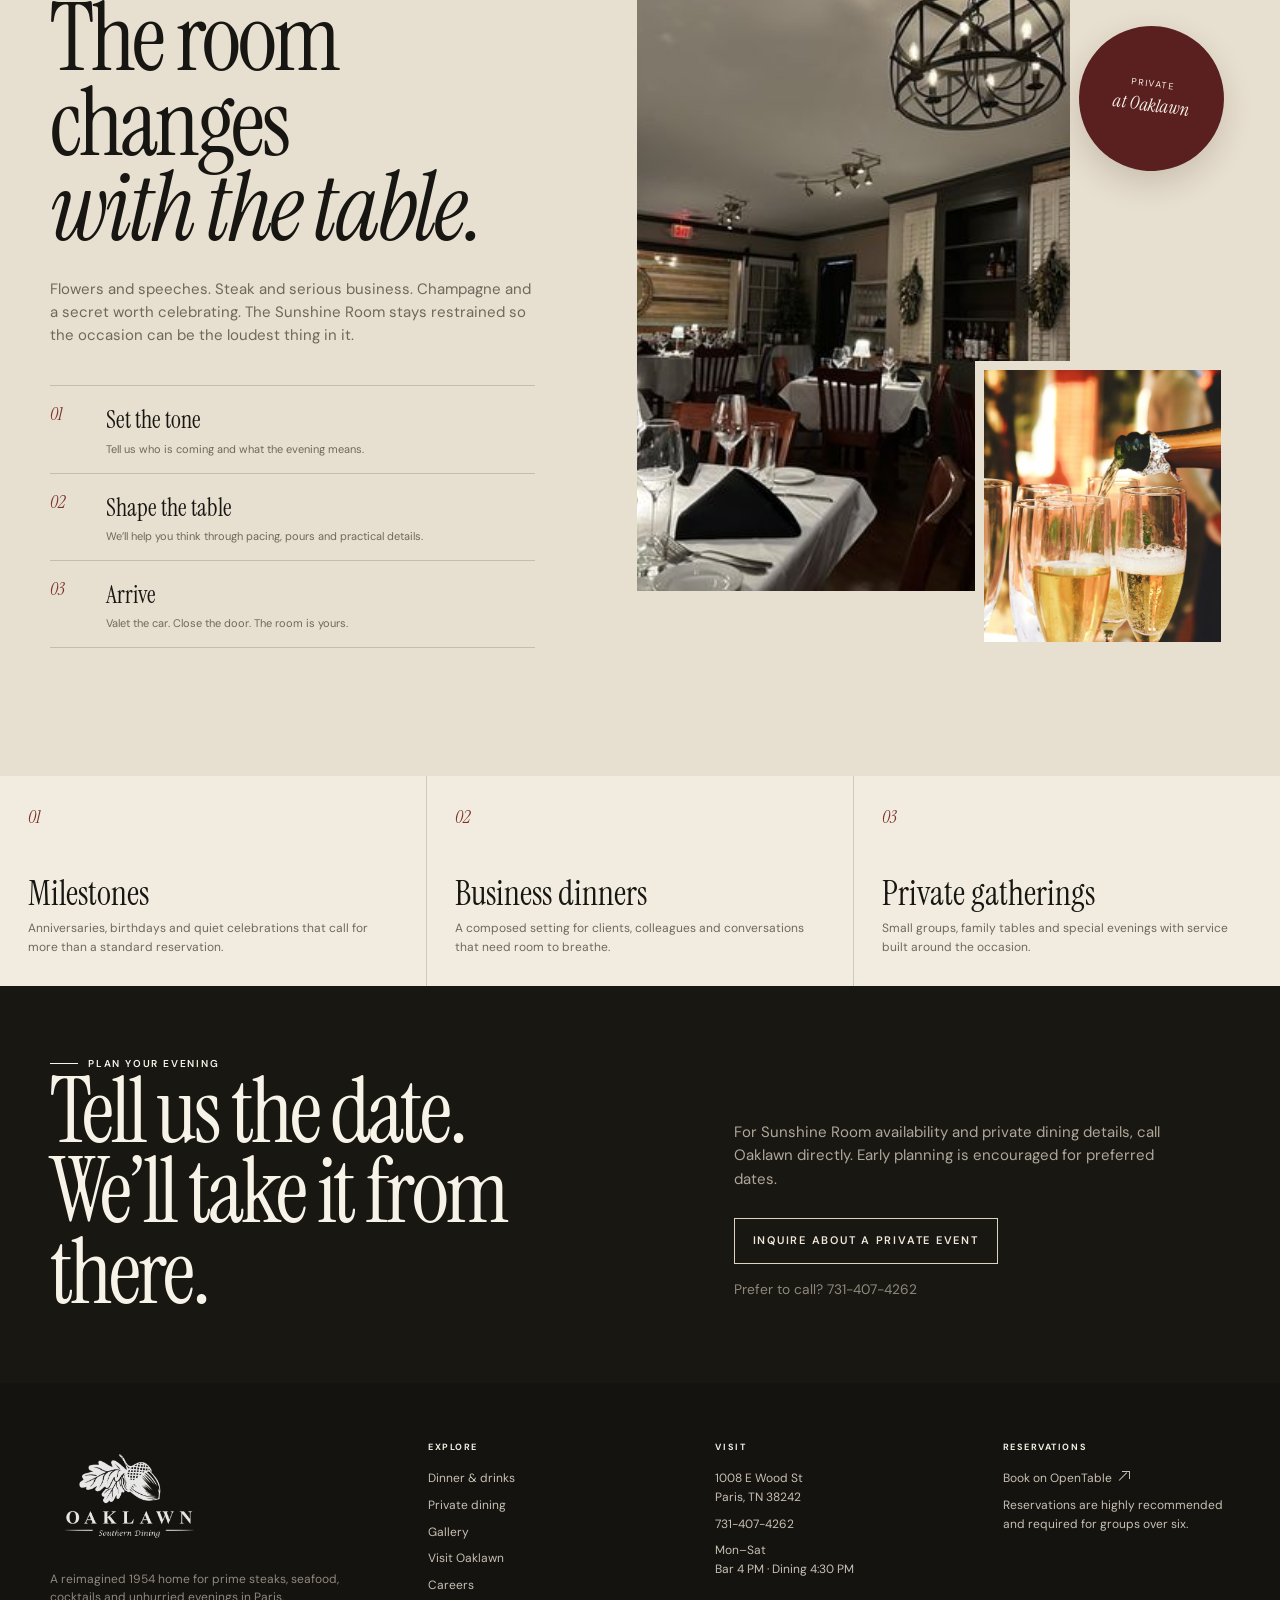
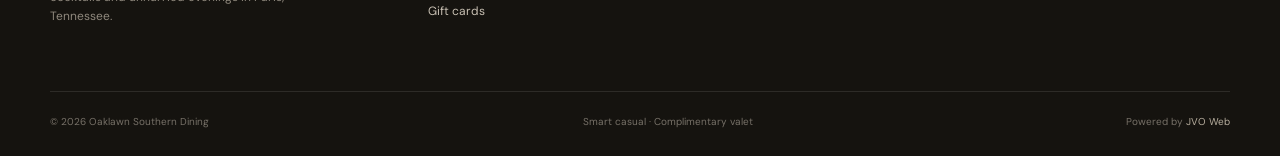
<file: events.html>
<!DOCTYPE html>

<html lang="en"><head><meta charset="utf-8"/><meta content="width=device-width,initial-scale=1" name="viewport"/><title>Private Dining at The Sunshine Room | Oaklawn Southern Dining</title><meta content="Plan an intimate private dinner, milestone celebration or business evening in The Sunshine Room at Oaklawn Southern Dining in Paris, Tennessee." name="description"/><link href="https://www.oaklawnsoutherndining.com/events.html" rel="canonical"/><meta content="index,follow,max-image-preview:large" name="robots"/><meta content="website" property="og:type"/><meta content="Private Dining at The Sunshine Room | Oaklawn Southern Dining" property="og:title"/><meta content="Plan an intimate private dinner, milestone celebration or business evening in The Sunshine Room at Oaklawn Southern Dining in Paris, Tennessee." property="og:description"/><meta content="https://www.oaklawnsoutherndining.com/events.html" property="og:url"/><meta content="https://www.oaklawnsoutherndining.com/images/ribeye.jpg" property="og:image"/><meta content="summary_large_image" name="twitter:card"/><link href="images/logo.webp" rel="icon"/><link href="css/events.css" rel="stylesheet"/><script type="application/ld+json">{"@context":"https://schema.org","@type":"Restaurant","name":"Oaklawn Southern Dining","image":"https://www.oaklawnsoutherndining.com/images/ribeye.jpg","url":"https://www.oaklawnsoutherndining.com/","telephone":"+1-731-407-4262","priceRange":"$$$","servesCuisine":["Southern","Steak","Seafood"],"address":{"@type":"PostalAddress","streetAddress":"1008 E Wood St","addressLocality":"Paris","addressRegion":"TN","postalCode":"38242","addressCountry":"US"},"openingHoursSpecification":[{"@type":"OpeningHoursSpecification","dayOfWeek":["Monday","Tuesday","Wednesday","Thursday","Friday","Saturday"],"opens":"16:00","closes":"20:30"}],"acceptsReservations":true}</script></head><body class="inner"><a class="skip" href="#main">Skip to content</a><header class="site-header"><div class="header-in"><button aria-expanded="false" aria-label="Open navigation" class="hamb"><span></span><span></span></button><nav aria-label="Primary" class="nav"><a href="menu.html">Menu</a><a href="events.html">Private dining</a><a href="gallery.html">Gallery</a><a href="contact.html">Visit</a></nav><a aria-label="Oaklawn Southern Dining home" class="brand" href="index.html"><img alt="Oaklawn Southern Dining" src="images/logo.webp"/></a><a class="btn light header-action" href="https://www.opentable.com/r/oaklawn-southern-dinning-paris" rel="noopener" target="_blank">Reserve a table</a></div></header><nav aria-label="Mobile navigation" class="mobile-nav"><a href="index.html">Home</a><a href="menu.html">Menu</a><a href="events.html">Private Dining</a><a href="gallery.html">Gallery</a><a href="contact.html">Visit</a><a href="giftcards.html">Gift Cards</a><div class="mobile-meta"><div><strong>Dining</strong>Mon–Sat from 4:30 PM</div><div><strong>Paris, Tennessee</strong>1008 E Wood Street</div></div></nav><main id="main"><section class="page-hero"><img alt="Private dining room at Oaklawn" fetchpriority="high" src="images/interior.jpg"/><div class="wrap"><div class="eyebrow">The Sunshine Room</div><h1 class="display">Private dining,<br/><em>without the fuss.</em></h1><p>A warm room, thoughtful pacing and a table that belongs to your occasion.</p></div></section><section class="editorial"><div class="wrap editorial-grid"><div class="editorial-image"><img alt="The Sunshine Room at Oaklawn" loading="lazy" src="images/sunshine.jpg"/></div><div class="editorial-copy"><div class="eyebrow">A room of your own</div><h2 class="display">For the nights that deserve their own door.</h2><p>The Sunshine Room is Oaklawn’s private dining space for intimate celebrations and hosted dinners. It carries the same warm light and polished service as the main dining room, with more privacy and a pace shaped around your table.</p><div class="fact-list"><div class="fact"><strong>Capacity</strong><span>Groups of up to 20 guests</span></div><div class="fact"><strong>Best for</strong><span>Anniversaries, birthdays, engagements and business dinners</span></div><div class="fact"><strong>Pairings</strong><span>Wine, champagne and bourbon available for the table</span></div><div class="fact"><strong>Parking</strong><span>Complimentary valet for an easy arrival</span></div></div></div></div></section><section class="room-story"><div class="wrap room-story-grid"><div class="room-story-copy"><div class="eyebrow">One room, many reasons</div><h2 class="display">The room changes<br/><em>with the table.</em></h2><p>Flowers and speeches. Steak and serious business. Champagne and a secret worth celebrating. The Sunshine Room stays restrained so the occasion can be the loudest thing in it.</p><div class="room-steps"><div><span>01</span><strong>Set the tone</strong><p>Tell us who is coming and what the evening means.</p></div><div><span>02</span><strong>Shape the table</strong><p>We’ll help you think through pacing, pours and practical details.</p></div><div><span>03</span><strong>Arrive</strong><p>Valet the car. Close the door. The room is yours.</p></div></div></div><div class="room-collage"><a class="image-link room-tall" href="gallery.html"><img alt="Private dinner setup at Oaklawn" loading="lazy" src="images/reserve2.jpg"/></a><a class="image-link room-small" href="gallery.html"><img alt="Champagne poured for a private dinner" loading="lazy" src="images/champagne.jpg"/></a><span class="room-seal">Private<br/><em>at Oaklawn</em></span></div></div></section><section class="event-strip"><article class="event-card"><span>01</span><h3>Milestones</h3><p>Anniversaries, birthdays and quiet celebrations that call for more than a standard reservation.</p></article><article class="event-card"><span>02</span><h3>Business dinners</h3><p>A composed setting for clients, colleagues and conversations that need room to breathe.</p></article><article class="event-card"><span>03</span><h3>Private gatherings</h3><p>Small groups, family tables and special evenings with service built around the occasion.</p></article></section><section class="dark-callout"><div class="wrap"><div><div class="eyebrow">Plan your evening</div><h2 class="display">Tell us the date.<br/>We’ll take it from there.</h2></div><div><p>For Sunshine Room availability and private dining details, call Oaklawn directly. Early planning is encouraged for preferred dates.</p><a class="btn" href="contact.html#private-inquiry">Inquire about a private event</a><p class="official-note">Prefer to call? <a href="tel:+17314074262">731-407-4262</a></p></div></div></section></main><footer class="site-footer"><div class="wrap"><div class="footer-grid"><div class="footer-brand"><img alt="Oaklawn Southern Dining" src="images/logo.webp"/><p>A reimagined 1954 home for prime steaks, seafood, cocktails and unhurried evenings in Paris, Tennessee.</p></div><div class="foot"><h3>Explore</h3><a href="menu.html">Dinner &amp; drinks</a><a href="events.html">Private dining</a><a href="gallery.html">Gallery</a><a href="contact.html">Visit Oaklawn</a><a href="careers.html">Careers</a><a href="giftcards.html">Gift cards</a></div><div class="foot"><h3>Visit</h3><p>1008 E Wood St<br/>Paris, TN 38242</p><a href="tel:+17314074262">731-407-4262</a><p>Mon–Sat<br/>Bar 4 PM · Dining 4:30 PM</p></div><div class="foot"><h3>Reservations</h3><a href="https://www.opentable.com/r/oaklawn-southern-dinning-paris" rel="noopener" target="_blank">Book on OpenTable <span class="arrow-ne" aria-hidden="true"></span></a><p>Reservations are highly recommended and required for groups over six.</p></div></div><div class="footer-bottom"><span>© <span data-year=""></span> Oaklawn Southern Dining</span><span>Smart casual · Complimentary valet</span><span>Powered by <a href="https://jvo.me" rel="noopener" target="_blank">JVO Web</a></span></div></div></footer><script src="js/events.js"></script></body></html>
</file>
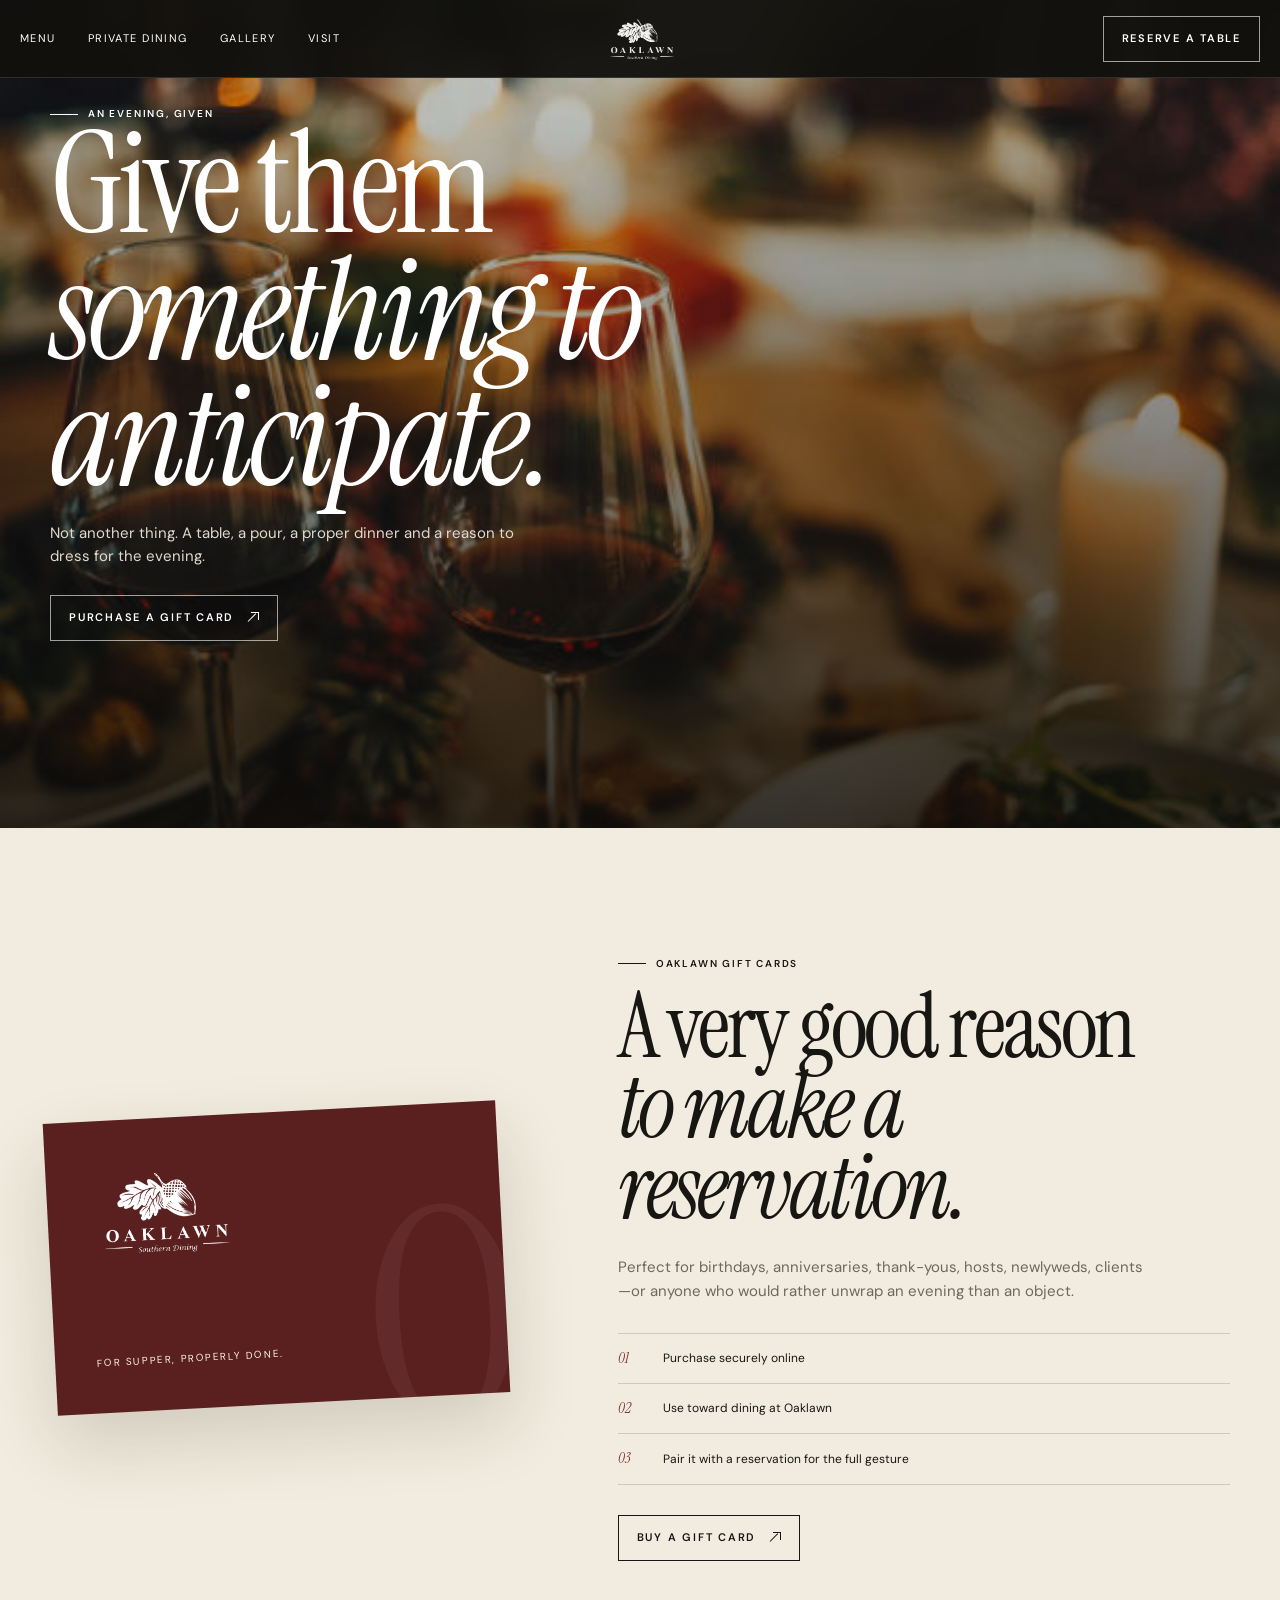
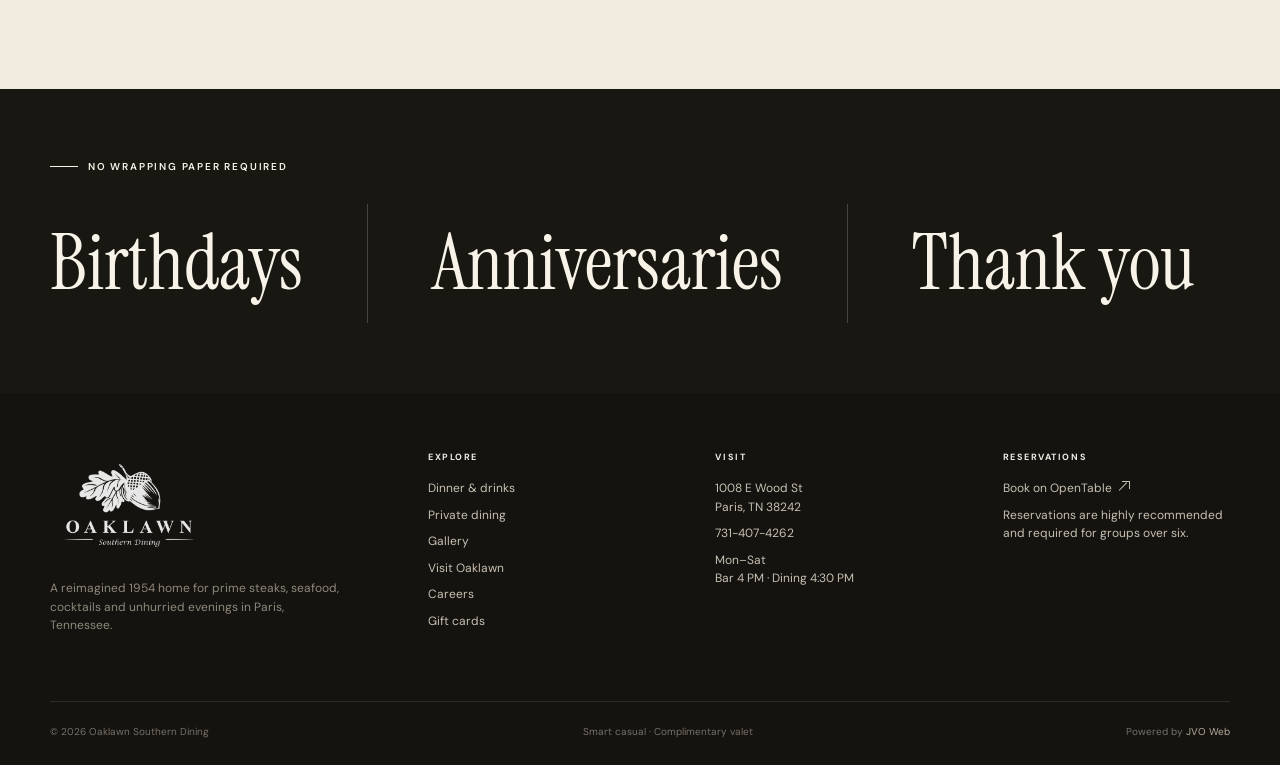
<file: giftcards.html>
<!DOCTYPE html>

<html lang="en"><head><meta charset="utf-8"/><meta content="width=device-width,initial-scale=1" name="viewport"/><title>Gift Cards | Oaklawn Southern Dining</title><meta content="Give an Oaklawn Southern Dining gift card for steaks, seafood, cocktails and a memorable evening in Paris, Tennessee." name="description"/><link href="https://www.oaklawnsoutherndining.com/giftcards.html" rel="canonical"/><meta content="index,follow,max-image-preview:large" name="robots"/><meta content="website" property="og:type"/><meta content="Visit Oaklawn Southern Dining | Paris, TN" property="og:title"/><meta content="Find Oaklawn Southern Dining at 1008 E Wood Street in Paris, TN. Get hours, directions, dress code, reservation details and the restaurant phone number." property="og:description"/><meta content="https://www.oaklawnsoutherndining.com/contact.html" property="og:url"/><meta content="https://www.oaklawnsoutherndining.com/images/ribeye.jpg" property="og:image"/><meta content="summary_large_image" name="twitter:card"/><link href="images/logo.webp" rel="icon"/><link href="css/giftcards.css" rel="stylesheet"/><script type="application/ld+json">{"@context":"https://schema.org","@type":"Restaurant","name":"Oaklawn Southern Dining","image":"https://www.oaklawnsoutherndining.com/images/ribeye.jpg","url":"https://www.oaklawnsoutherndining.com/","telephone":"+1-731-407-4262","priceRange":"$$$","servesCuisine":["Southern","Steak","Seafood"],"address":{"@type":"PostalAddress","streetAddress":"1008 E Wood St","addressLocality":"Paris","addressRegion":"TN","postalCode":"38242","addressCountry":"US"},"openingHoursSpecification":[{"@type":"OpeningHoursSpecification","dayOfWeek":["Monday","Tuesday","Wednesday","Thursday","Friday","Saturday"],"opens":"16:00","closes":"20:30"}],"acceptsReservations":true}</script></head><body class="inner"><a class="skip" href="#main">Skip to content</a><header class="site-header"><div class="header-in"><button aria-expanded="false" aria-label="Open navigation" class="hamb"><span></span><span></span></button><nav aria-label="Primary" class="nav"><a href="menu.html">Menu</a><a href="events.html">Private dining</a><a href="gallery.html">Gallery</a><a href="contact.html">Visit</a></nav><a aria-label="Oaklawn Southern Dining home" class="brand" href="index.html"><img alt="Oaklawn Southern Dining" src="images/logo.webp"/></a><a class="btn light header-action" href="https://www.opentable.com/r/oaklawn-southern-dinning-paris" rel="noopener" target="_blank">Reserve a table</a></div></header><nav aria-label="Mobile navigation" class="mobile-nav"><a href="index.html">Home</a><a href="menu.html">Menu</a><a href="events.html">Private Dining</a><a href="gallery.html">Gallery</a><a href="contact.html">Visit</a><a aria-current="page" href="giftcards.html">Gift Cards</a><div class="mobile-meta"><div><strong>Dining</strong>Mon–Sat from 4:30 PM</div><div><strong>Paris, Tennessee</strong>1008 E Wood Street</div></div></nav><main id="main"><section class="gift-hero"><div class="gift-hero-media"><img alt="Wine and dinner at Oaklawn" fetchpriority="high" src="images/wine1.jpg"/></div><div class="wrap gift-hero-copy"><div class="eyebrow">An evening, given</div><h1 class="display">Give them<br/><em>something to anticipate.</em></h1><p>Not another thing. A table, a pour, a proper dinner and a reason to dress for the evening.</p><a class="btn light" href="https://oaklawn.mygconline.com/" rel="noopener" target="_blank">Purchase a gift card <span class="arrow-ne" aria-hidden="true"></span></a></div></section><section class="gift-note"><div class="wrap gift-note-grid"><div class="gift-card-art"><img alt="Oaklawn Southern Dining" src="images/logo.webp"/><span>For supper, properly done.</span></div><div><div class="eyebrow">Oaklawn gift cards</div><h2 class="display">A very good reason<br/><em>to make a reservation.</em></h2><p>Perfect for birthdays, anniversaries, thank-yous, hosts, newlyweds, clients—or anyone who would rather unwrap an evening than an object.</p><div class="gift-facts"><div><strong>01</strong><span>Purchase securely online</span></div><div><strong>02</strong><span>Use toward dining at Oaklawn</span></div><div><strong>03</strong><span>Pair it with a reservation for the full gesture</span></div></div><a class="btn" href="https://oaklawn.mygconline.com/" rel="noopener" target="_blank">Buy a gift card <span class="arrow-ne" aria-hidden="true"></span></a></div></div></section><section class="gift-occasion"><div class="wrap"><div class="eyebrow">No wrapping paper required</div><div class="gift-occasion-row"><span>Birthdays</span><span>Anniversaries</span><span>Thank you</span><span>Just because</span></div></div></section></main><footer class="site-footer"><div class="wrap"><div class="footer-grid"><div class="footer-brand"><img alt="Oaklawn Southern Dining" src="images/logo.webp"/><p>A reimagined 1954 home for prime steaks, seafood, cocktails and unhurried evenings in Paris, Tennessee.</p></div><div class="foot"><h3>Explore</h3><a href="menu.html">Dinner &amp; drinks</a><a href="events.html">Private dining</a><a href="gallery.html">Gallery</a><a href="contact.html">Visit Oaklawn</a><a href="careers.html">Careers</a><a href="giftcards.html">Gift cards</a></div><div class="foot"><h3>Visit</h3><p>1008 E Wood St<br/>Paris, TN 38242</p><a href="tel:+17314074262">731-407-4262</a><p>Mon–Sat<br/>Bar 4 PM · Dining 4:30 PM</p></div><div class="foot"><h3>Reservations</h3><a href="https://www.opentable.com/r/oaklawn-southern-dinning-paris" rel="noopener" target="_blank">Book on OpenTable <span class="arrow-ne" aria-hidden="true"></span></a><p>Reservations are highly recommended and required for groups over six.</p></div></div><div class="footer-bottom"><span>© <span data-year=""></span> Oaklawn Southern Dining</span><span>Smart casual · Complimentary valet</span><span>Powered by <a href="https://jvo.me" rel="noopener" target="_blank">JVO Web</a></span></div></div></footer><script src="js/index.js"></script></body></html>
</file>
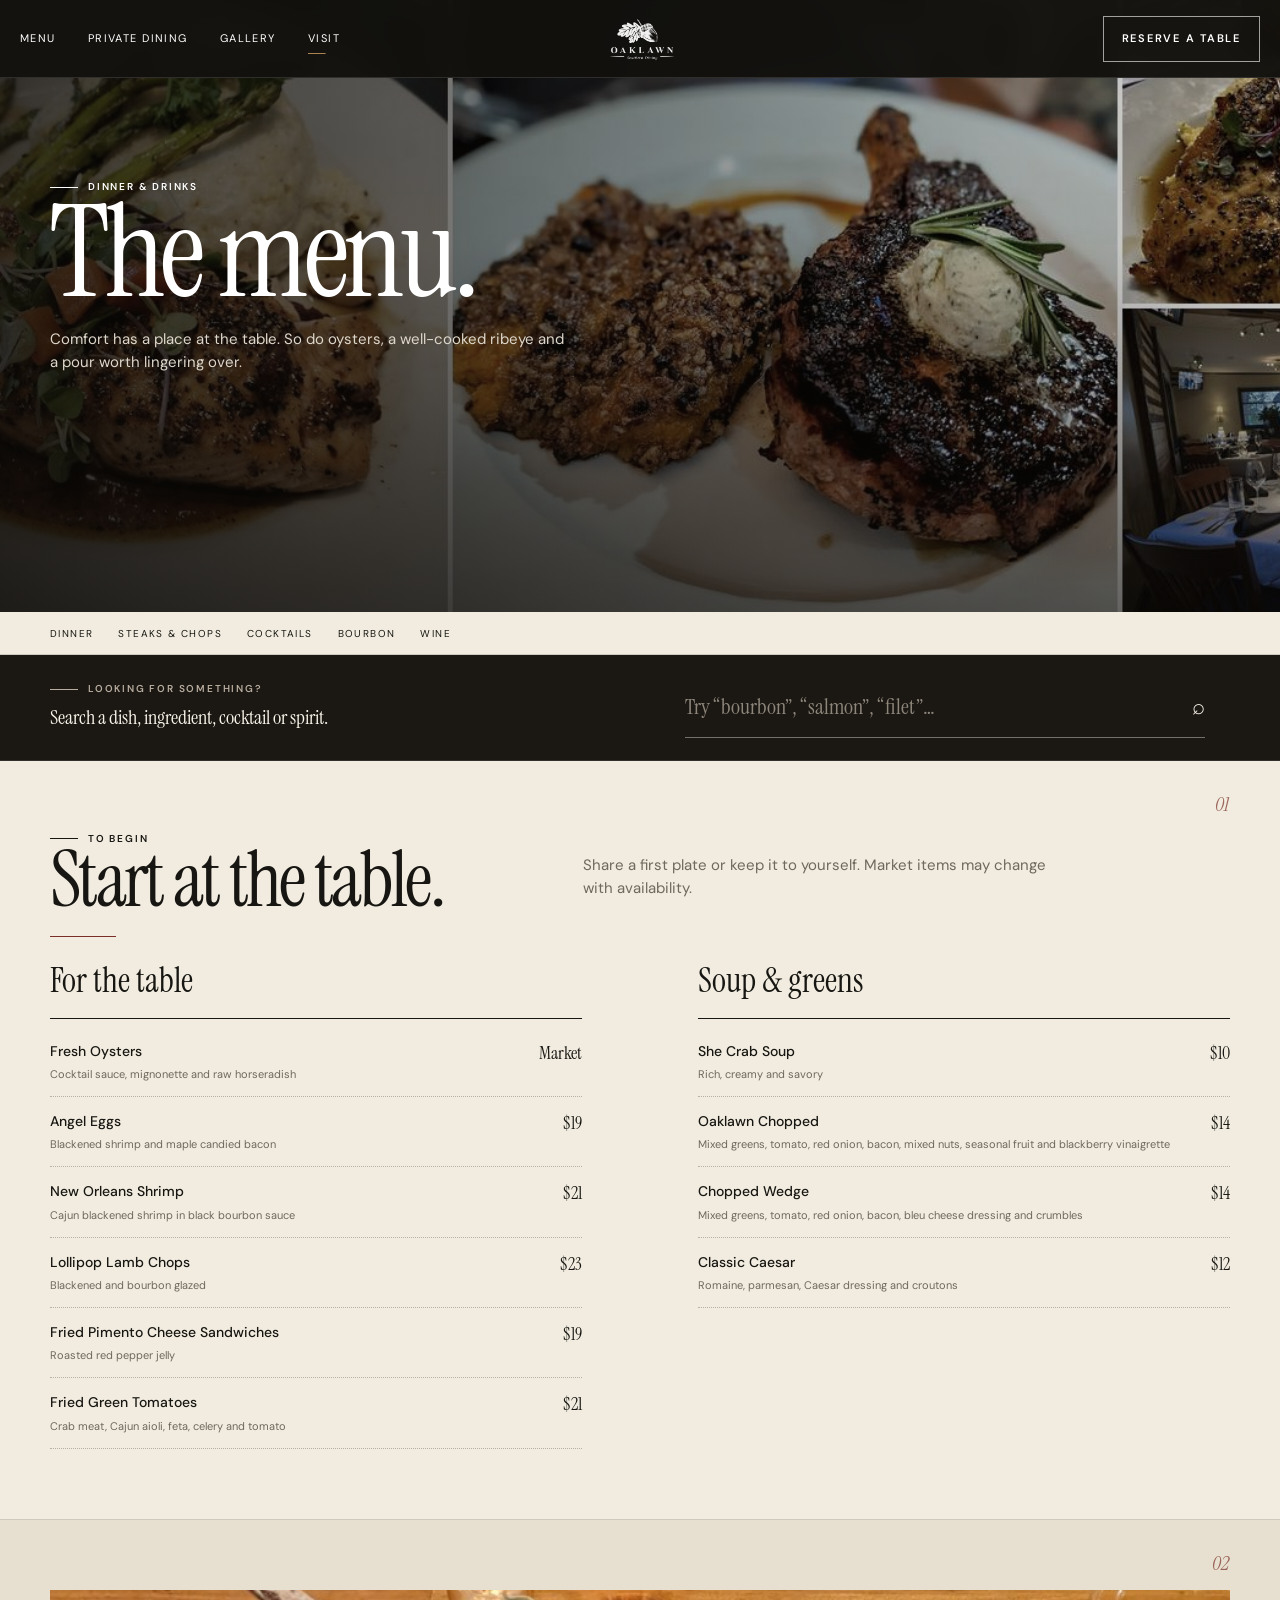
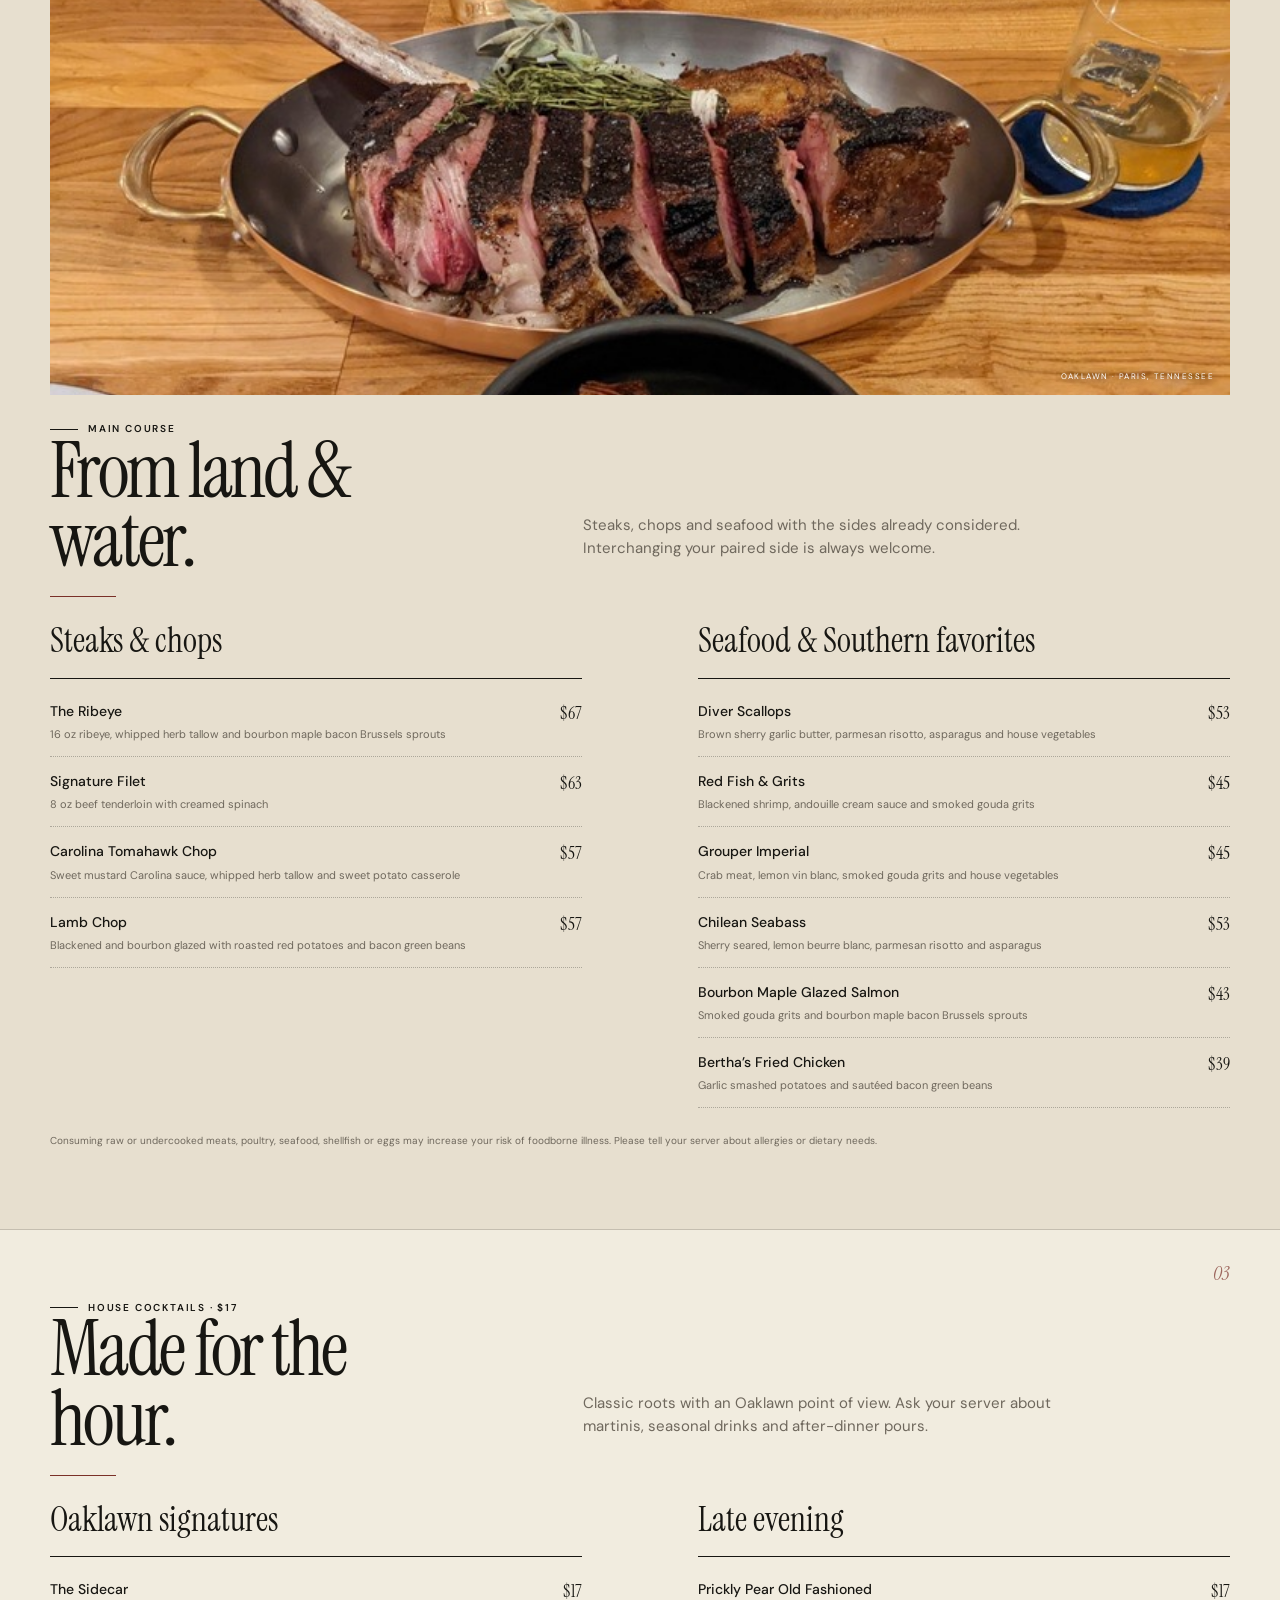
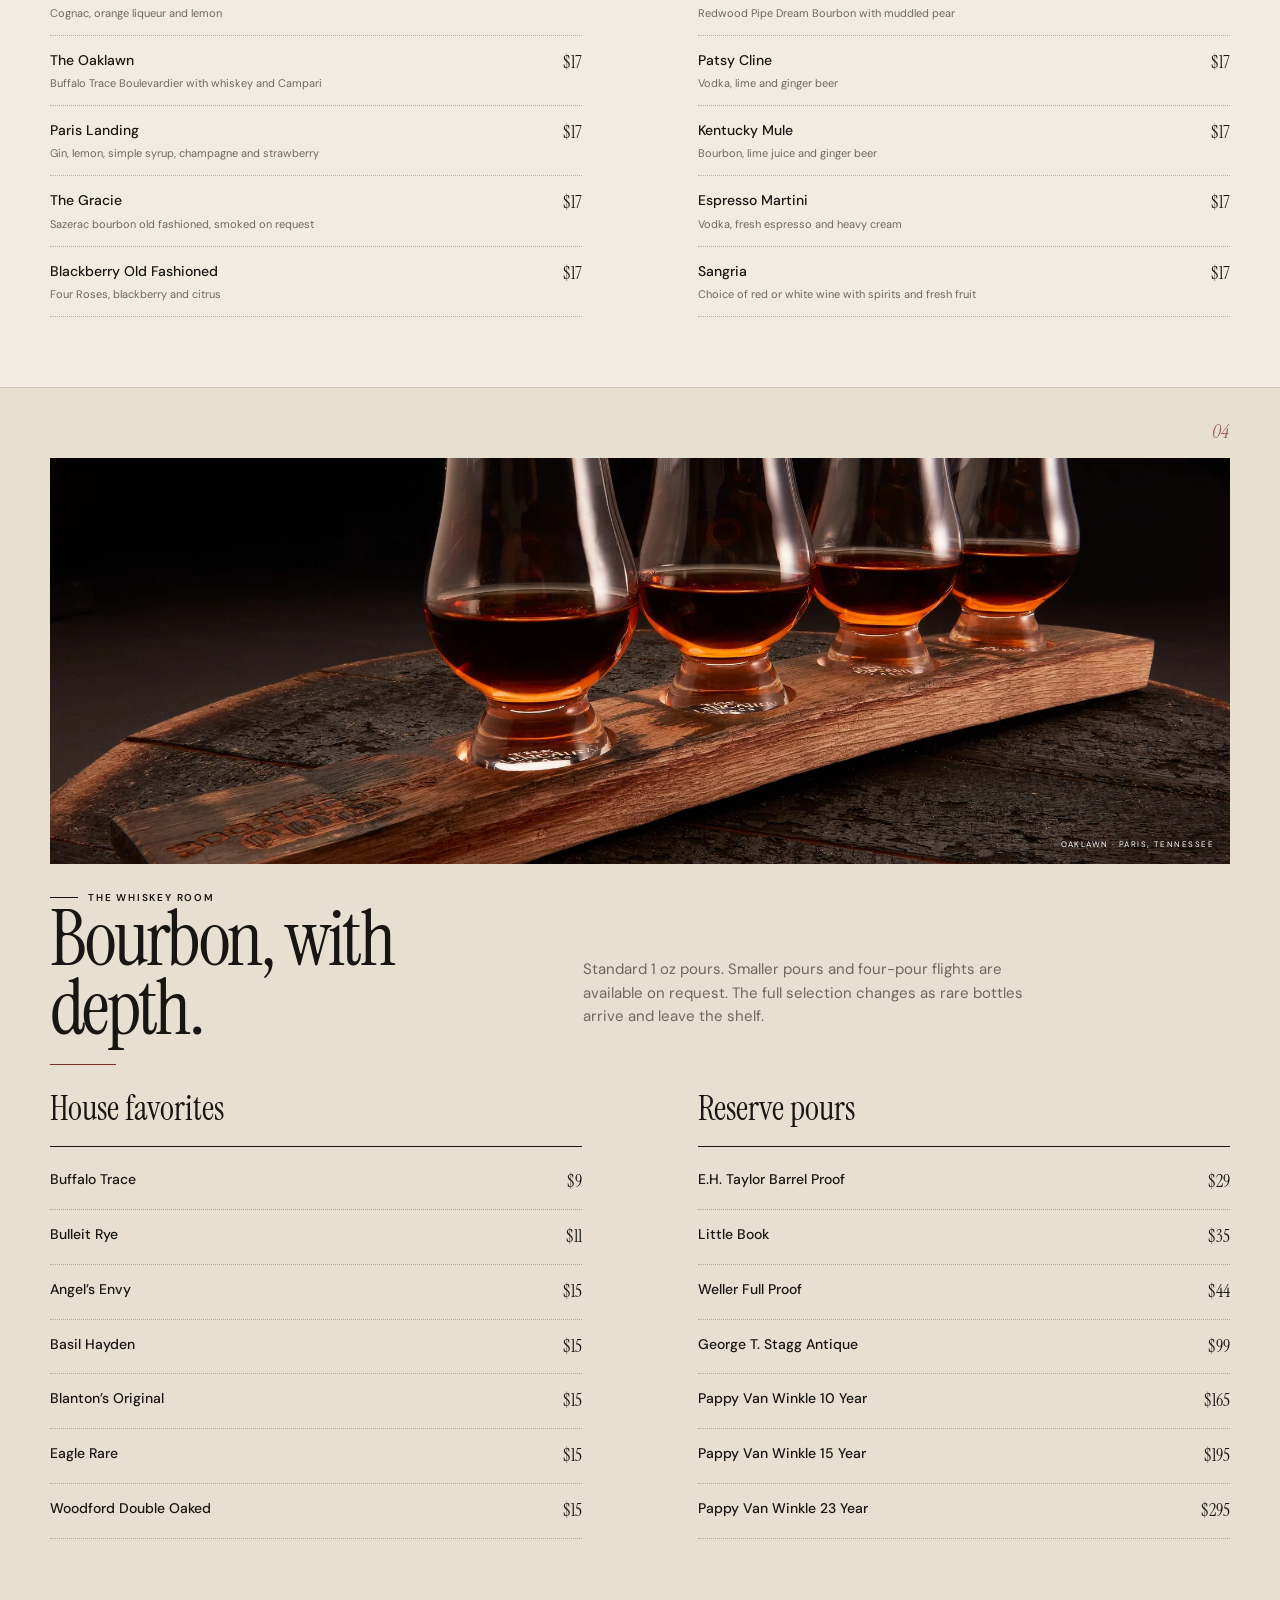
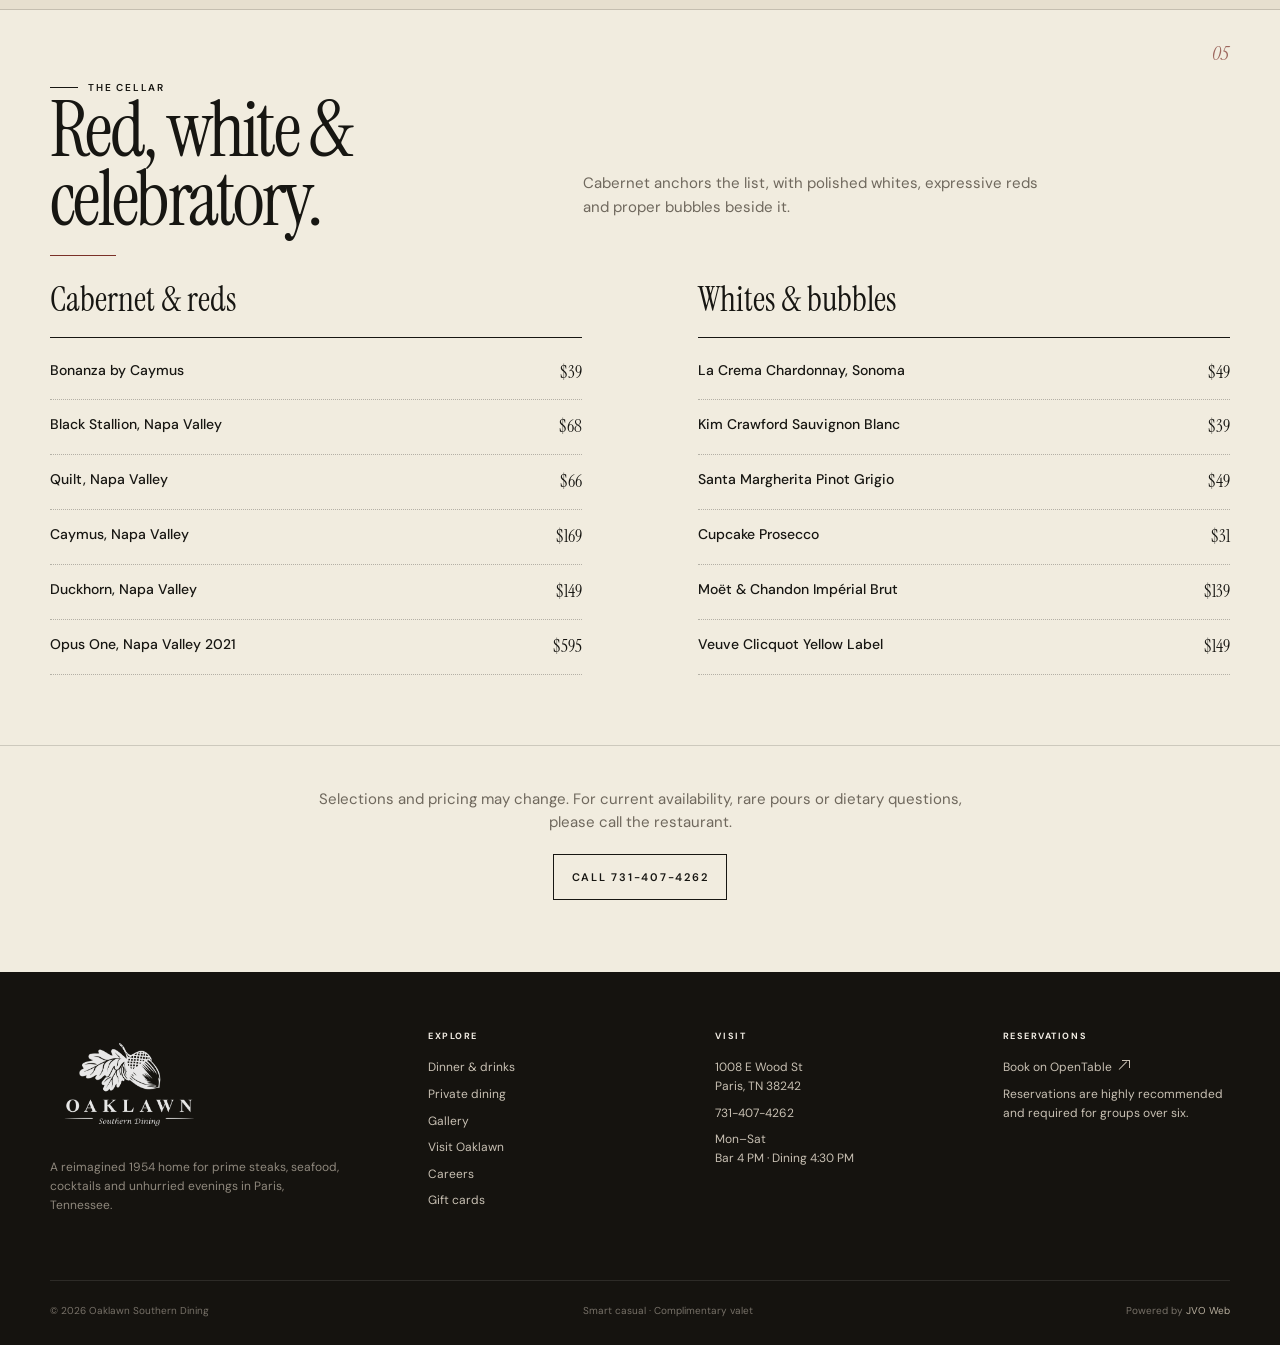
<file: menu.html>
<!DOCTYPE html>

<html lang="en"><head><meta charset="utf-8"/><meta content="width=device-width,initial-scale=1" name="viewport"/><title>Dinner &amp; Drinks Menu | Oaklawn Southern Dining</title><meta content="Explore Oaklawn Southern Dining’s menu of prime steaks, seafood, Southern dishes, signature cocktails, bourbon, wine and champagne in Paris, TN." name="description"/><link href="https://www.oaklawnsoutherndining.com/menu.html" rel="canonical"/><meta content="index,follow,max-image-preview:large" name="robots"/><meta content="website" property="og:type"/><meta content="Dinner &amp; Drinks Menu | Oaklawn Southern Dining" property="og:title"/><meta content="Explore Oaklawn Southern Dining’s menu of prime steaks, seafood, Southern dishes, signature cocktails, bourbon, wine and champagne in Paris, TN." property="og:description"/><meta content="https://www.oaklawnsoutherndining.com/menu.html" property="og:url"/><meta content="https://www.oaklawnsoutherndining.com/images/ribeye.jpg" property="og:image"/><meta content="summary_large_image" name="twitter:card"/><link href="images/logo.webp" rel="icon"/><link href="css/menu.css" rel="stylesheet"/><script type="application/ld+json">{"@context":"https://schema.org","@type":"Restaurant","name":"Oaklawn Southern Dining","image":"https://www.oaklawnsoutherndining.com/images/ribeye.jpg","url":"https://www.oaklawnsoutherndining.com/","telephone":"+1-731-407-4262","priceRange":"$$$","servesCuisine":["Southern","Steak","Seafood"],"address":{"@type":"PostalAddress","streetAddress":"1008 E Wood St","addressLocality":"Paris","addressRegion":"TN","postalCode":"38242","addressCountry":"US"},"openingHoursSpecification":[{"@type":"OpeningHoursSpecification","dayOfWeek":["Monday","Tuesday","Wednesday","Thursday","Friday","Saturday"],"opens":"16:00","closes":"20:30"}],"acceptsReservations":true}</script></head><body class="inner"><a class="skip" href="#main">Skip to content</a><header class="site-header"><div class="header-in"><button aria-expanded="false" aria-label="Open navigation" class="hamb"><span></span><span></span></button><nav aria-label="Primary" class="nav"><a href="menu.html">Menu</a><a href="events.html">Private dining</a><a href="gallery.html">Gallery</a><a href="contact.html">Visit</a></nav><a aria-label="Oaklawn Southern Dining home" class="brand" href="index.html"><img alt="Oaklawn Southern Dining" src="images/logo.webp"/></a><a class="btn light header-action" href="https://www.opentable.com/r/oaklawn-southern-dinning-paris" rel="noopener" target="_blank">Reserve a table</a></div></header><nav aria-label="Mobile navigation" class="mobile-nav"><a href="index.html">Home</a><a href="menu.html">Menu</a><a href="events.html">Private Dining</a><a href="gallery.html">Gallery</a><a href="contact.html">Visit</a><a href="giftcards.html">Gift Cards</a><div class="mobile-meta"><div><strong>Dining</strong>Mon–Sat from 4:30 PM</div><div><strong>Paris, Tennessee</strong>1008 E Wood Street</div></div></nav><main id="main"><section class="page-hero"><img alt="Prime steak dinner at Oaklawn" fetchpriority="high" src="images/menu.jpg"/><div class="wrap"><div class="eyebrow">Dinner &amp; drinks</div><h1 class="display">The menu.</h1><p>Comfort has a place at the table. So do oysters, a well-cooked ribeye and a pour worth lingering over.</p></div></section><nav aria-label="Menu sections" class="subnav"><div class="wrap"><a href="#dinner">Dinner</a><a href="#steaks">Steaks &amp; chops</a><a href="#bar">Cocktails</a><a href="#bourbon">Bourbon</a><a href="#wine">Wine</a></div></nav><section aria-label="Search the Oaklawn menu" class="menu-tools"><div class="wrap menu-tools-inner"><div><span class="eyebrow">Looking for something?</span><p>Search a dish, ingredient, cocktail or spirit.</p></div><label class="menu-search"><span class="sr-only">Search menu</span><input autocomplete="off" data-menu-search="" placeholder="Try “bourbon”, “salmon”, “filet”…" type="search"/><b>⌕</b></label><button class="menu-clear" data-menu-clear="" hidden="" type="button">Clear search</button></div><div aria-live="polite" class="wrap search-status" data-search-status=""></div></section>
<section class="menu-section menu-chapter" data-chapter="01" id="dinner"><div class="wrap"><div class="menu-section-head"><div><div class="eyebrow">To begin</div><h2 class="display">Start at the table.</h2></div><p>Share a first plate or keep it to yourself. Market items may change with availability.</p></div><div class="menu-columns"><div class="menu-group"><h3>For the table</h3><div class="menu-item"><div><strong>Fresh Oysters</strong><small>Cocktail sauce, mignonette and raw horseradish</small></div><span>Market</span></div><div class="menu-item"><div><strong>Angel Eggs</strong><small>Blackened shrimp and maple candied bacon</small></div><span>$19</span></div><div class="menu-item"><div><strong>New Orleans Shrimp</strong><small>Cajun blackened shrimp in black bourbon sauce</small></div><span>$21</span></div><div class="menu-item"><div><strong>Lollipop Lamb Chops</strong><small>Blackened and bourbon glazed</small></div><span>$23</span></div><div class="menu-item"><div><strong>Fried Pimento Cheese Sandwiches</strong><small>Roasted red pepper jelly</small></div><span>$19</span></div><div class="menu-item"><div><strong>Fried Green Tomatoes</strong><small>Crab meat, Cajun aioli, feta, celery and tomato</small></div><span>$21</span></div></div><div class="menu-group"><h3>Soup &amp; greens</h3><div class="menu-item"><div><strong>She Crab Soup</strong><small>Rich, creamy and savory</small></div><span>$10</span></div><div class="menu-item"><div><strong>Oaklawn Chopped</strong><small>Mixed greens, tomato, red onion, bacon, mixed nuts, seasonal fruit and blackberry vinaigrette</small></div><span>$14</span></div><div class="menu-item"><div><strong>Chopped Wedge</strong><small>Mixed greens, tomato, red onion, bacon, bleu cheese dressing and crumbles</small></div><span>$14</span></div><div class="menu-item"><div><strong>Classic Caesar</strong><small>Romaine, parmesan, Caesar dressing and croutons</small></div><span>$12</span></div></div></div></div></section>
<section class="menu-section menu-chapter" data-chapter="02" id="steaks"><div class="wrap"><div class="menu-visual"><a class="image-link" href="gallery.html"><img alt="Sliced steak served at Oaklawn" loading="lazy" src="images/st.jpg"/></a></div><div class="menu-section-head"><div><div class="eyebrow">Main course</div><h2 class="display">From land &amp; water.</h2></div><p>Steaks, chops and seafood with the sides already considered. Interchanging your paired side is always welcome.</p></div><div class="menu-columns"><div class="menu-group"><h3>Steaks &amp; chops</h3><div class="menu-item"><div><strong>The Ribeye</strong><small>16 oz ribeye, whipped herb tallow and bourbon maple bacon Brussels sprouts</small></div><span>$67</span></div><div class="menu-item"><div><strong>Signature Filet</strong><small>8 oz beef tenderloin with creamed spinach</small></div><span>$63</span></div><div class="menu-item"><div><strong>Carolina Tomahawk Chop</strong><small>Sweet mustard Carolina sauce, whipped herb tallow and sweet potato casserole</small></div><span>$57</span></div><div class="menu-item"><div><strong>Lamb Chop</strong><small>Blackened and bourbon glazed with roasted red potatoes and bacon green beans</small></div><span>$57</span></div></div><div class="menu-group"><h3>Seafood &amp; Southern favorites</h3><div class="menu-item"><div><strong>Diver Scallops</strong><small>Brown sherry garlic butter, parmesan risotto, asparagus and house vegetables</small></div><span>$53</span></div><div class="menu-item"><div><strong>Red Fish &amp; Grits</strong><small>Blackened shrimp, andouille cream sauce and smoked gouda grits</small></div><span>$45</span></div><div class="menu-item"><div><strong>Grouper Imperial</strong><small>Crab meat, lemon vin blanc, smoked gouda grits and house vegetables</small></div><span>$45</span></div><div class="menu-item"><div><strong>Chilean Seabass</strong><small>Sherry seared, lemon beurre blanc, parmesan risotto and asparagus</small></div><span>$53</span></div><div class="menu-item"><div><strong>Bourbon Maple Glazed Salmon</strong><small>Smoked gouda grits and bourbon maple bacon Brussels sprouts</small></div><span>$43</span></div><div class="menu-item"><div><strong>Bertha’s Fried Chicken</strong><small>Garlic smashed potatoes and sautéed bacon green beans</small></div><span>$39</span></div></div></div><p class="menu-note">Consuming raw or undercooked meats, poultry, seafood, shellfish or eggs may increase your risk of foodborne illness. Please tell your server about allergies or dietary needs.</p></div></section>
<section class="menu-section menu-chapter" data-chapter="03" id="bar"><div class="wrap"><div class="menu-section-head"><div><div class="eyebrow">House cocktails · $17</div><h2 class="display">Made for the hour.</h2></div><p>Classic roots with an Oaklawn point of view. Ask your server about martinis, seasonal drinks and after-dinner pours.</p></div><div class="menu-columns"><div class="menu-group"><h3>Oaklawn signatures</h3><div class="menu-item"><div><strong>The Sidecar</strong><small>Cognac, orange liqueur and lemon</small></div><span>$17</span></div><div class="menu-item"><div><strong>The Oaklawn</strong><small>Buffalo Trace Boulevardier with whiskey and Campari</small></div><span>$17</span></div><div class="menu-item"><div><strong>Paris Landing</strong><small>Gin, lemon, simple syrup, champagne and strawberry</small></div><span>$17</span></div><div class="menu-item"><div><strong>The Gracie</strong><small>Sazerac bourbon old fashioned, smoked on request</small></div><span>$17</span></div><div class="menu-item"><div><strong>Blackberry Old Fashioned</strong><small>Four Roses, blackberry and citrus</small></div><span>$17</span></div></div><div class="menu-group"><h3>Late evening</h3><div class="menu-item"><div><strong>Prickly Pear Old Fashioned</strong><small>Redwood Pipe Dream Bourbon with muddled pear</small></div><span>$17</span></div><div class="menu-item"><div><strong>Patsy Cline</strong><small>Vodka, lime and ginger beer</small></div><span>$17</span></div><div class="menu-item"><div><strong>Kentucky Mule</strong><small>Bourbon, lime juice and ginger beer</small></div><span>$17</span></div><div class="menu-item"><div><strong>Espresso Martini</strong><small>Vodka, fresh espresso and heavy cream</small></div><span>$17</span></div><div class="menu-item"><div><strong>Sangria</strong><small>Choice of red or white wine with spirits and fresh fruit</small></div><span>$17</span></div></div></div></div></section>
<section class="menu-section menu-chapter" data-chapter="04" id="bourbon"><div class="wrap"><div class="menu-visual"><a class="image-link" href="gallery.html"><img alt="Bourbon tasting flight" loading="lazy" src="images/bourbon2.webp"/></a></div><div class="menu-section-head"><div><div class="eyebrow">The whiskey room</div><h2 class="display">Bourbon, with depth.</h2></div><p>Standard 1 oz pours. Smaller pours and four-pour flights are available on request. The full selection changes as rare bottles arrive and leave the shelf.</p></div><div class="menu-columns"><div class="menu-group"><h3>House favorites</h3><div class="menu-item"><div><strong>Buffalo Trace</strong></div><span>$9</span></div><div class="menu-item"><div><strong>Bulleit Rye</strong></div><span>$11</span></div><div class="menu-item"><div><strong>Angel’s Envy</strong></div><span>$15</span></div><div class="menu-item"><div><strong>Basil Hayden</strong></div><span>$15</span></div><div class="menu-item"><div><strong>Blanton’s Original</strong></div><span>$15</span></div><div class="menu-item"><div><strong>Eagle Rare</strong></div><span>$15</span></div><div class="menu-item"><div><strong>Woodford Double Oaked</strong></div><span>$15</span></div></div><div class="menu-group"><h3>Reserve pours</h3><div class="menu-item"><div><strong>E.H. Taylor Barrel Proof</strong></div><span>$29</span></div><div class="menu-item"><div><strong>Little Book</strong></div><span>$35</span></div><div class="menu-item"><div><strong>Weller Full Proof</strong></div><span>$44</span></div><div class="menu-item"><div><strong>George T. Stagg Antique</strong></div><span>$99</span></div><div class="menu-item"><div><strong>Pappy Van Winkle 10 Year</strong></div><span>$165</span></div><div class="menu-item"><div><strong>Pappy Van Winkle 15 Year</strong></div><span>$195</span></div><div class="menu-item"><div><strong>Pappy Van Winkle 23 Year</strong></div><span>$295</span></div></div></div></div></section>
<section class="menu-section menu-chapter" data-chapter="05" id="wine"><div class="wrap"><div class="menu-section-head"><div><div class="eyebrow">The cellar</div><h2 class="display">Red, white &amp; celebratory.</h2></div><p>Cabernet anchors the list, with polished whites, expressive reds and proper bubbles beside it.</p></div><div class="menu-columns"><div class="menu-group"><h3>Cabernet &amp; reds</h3><div class="menu-item"><div><strong>Bonanza by Caymus</strong></div><span>$39</span></div><div class="menu-item"><div><strong>Black Stallion, Napa Valley</strong></div><span>$68</span></div><div class="menu-item"><div><strong>Quilt, Napa Valley</strong></div><span>$66</span></div><div class="menu-item"><div><strong>Caymus, Napa Valley</strong></div><span>$169</span></div><div class="menu-item"><div><strong>Duckhorn, Napa Valley</strong></div><span>$149</span></div><div class="menu-item"><div><strong>Opus One, Napa Valley 2021</strong></div><span>$595</span></div></div><div class="menu-group"><h3>Whites &amp; bubbles</h3><div class="menu-item"><div><strong>La Crema Chardonnay, Sonoma</strong></div><span>$49</span></div><div class="menu-item"><div><strong>Kim Crawford Sauvignon Blanc</strong></div><span>$39</span></div><div class="menu-item"><div><strong>Santa Margherita Pinot Grigio</strong></div><span>$49</span></div><div class="menu-item"><div><strong>Cupcake Prosecco</strong></div><span>$31</span></div><div class="menu-item"><div><strong>Moët &amp; Chandon Impérial Brut</strong></div><span>$139</span></div><div class="menu-item"><div><strong>Veuve Clicquot Yellow Label</strong></div><span>$149</span></div></div></div></div></section><div class="full-menu-note"><div class="wrap"><p>Selections and pricing may change. For current availability, rare pours or dietary questions, please call the restaurant.</p><a class="btn" href="tel:+17314074262">Call 731-407-4262</a></div></div></main><footer class="site-footer"><div class="wrap"><div class="footer-grid"><div class="footer-brand"><img alt="Oaklawn Southern Dining" src="images/logo.webp"/><p>A reimagined 1954 home for prime steaks, seafood, cocktails and unhurried evenings in Paris, Tennessee.</p></div><div class="foot"><h3>Explore</h3><a href="menu.html">Dinner &amp; drinks</a><a href="events.html">Private dining</a><a href="gallery.html">Gallery</a><a href="contact.html">Visit Oaklawn</a><a href="careers.html">Careers</a><a href="giftcards.html">Gift cards</a></div><div class="foot"><h3>Visit</h3><p>1008 E Wood St<br/>Paris, TN 38242</p><a href="tel:+17314074262">731-407-4262</a><p>Mon–Sat<br/>Bar 4 PM · Dining 4:30 PM</p></div><div class="foot"><h3>Reservations</h3><a href="https://www.opentable.com/r/oaklawn-southern-dinning-paris" rel="noopener" target="_blank">Book on OpenTable <span class="arrow-ne" aria-hidden="true"></span></a><p>Reservations are highly recommended and required for groups over six.</p></div></div><div class="footer-bottom"><span>© <span data-year=""></span> Oaklawn Southern Dining</span><span>Smart casual · Complimentary valet</span><span>Powered by <a href="https://jvo.me" rel="noopener" target="_blank">JVO Web</a></span></div></div></footer><script src="js/menu.js"></script></body></html>
</file>
<file: css/index.css>
@import url('https://fonts.googleapis.com/css2?family=DM+Sans:wght@300;400;500;600&family=Instrument+Serif:ital@0;1&display=swap');
:root{--ink:#171612;--paper:#f1ecdf;--paper2:#e7dfcf;--ox:#5a1f1f;--wine:#7a3028;--brass:#aa8350;--cream:#f8f3e8;--muted:#6f685d;--line:rgba(23,22,18,.16);--serif:'Instrument Serif',Georgia,serif;--sans:'DM Sans',Arial,sans-serif}
*{box-sizing:border-box}html{scroll-behavior:smooth}body{margin:0;background:var(--paper);color:var(--ink);font-family:var(--sans);font-size:15px;line-height:1.55;-webkit-font-smoothing:antialiased}body.menu-open{overflow:hidden}img{display:block;width:100%;height:auto}a{color:inherit;text-decoration:none}button,input,textarea,select{font:inherit}::selection{background:var(--ox);color:var(--cream)}
.skip{position:absolute;left:-999px;top:0}.skip:focus{left:16px;top:16px;background:var(--ink);color:#fff;padding:10px 14px;z-index:1000}.wrap{width:min(1180px,calc(100% - 42px));margin:auto}.eyebrow{display:flex;align-items:center;gap:10px;text-transform:uppercase;letter-spacing:.18em;font-size:10px;font-weight:600}.eyebrow:before{content:'';width:28px;height:1px;background:currentColor}.display{font-family:var(--serif);font-weight:400;letter-spacing:-.035em;line-height:.9;margin:0}.display em{font-weight:400}.lede{font-size:clamp(15px,1.25vw,18px);color:var(--muted);max-width:570px}.rule{border:0;border-top:1px solid var(--line);margin:0}.btn{display:inline-flex;align-items:center;justify-content:center;gap:10px;min-height:46px;padding:0 18px;border:1px solid var(--ink);font-size:11px;text-transform:uppercase;letter-spacing:.16em;font-weight:600;transition:.25s ease;background:transparent;color:var(--ink);cursor:pointer}.btn:hover{background:var(--ink);color:var(--cream)}.btn.light{border-color:rgba(255,255,255,.6);color:white}.btn.light:hover{background:white;color:var(--ink)}.text-link{display:inline-flex;gap:9px;align-items:center;font-size:11px;text-transform:uppercase;letter-spacing:.15em;font-weight:600;border-bottom:1px solid currentColor;padding-bottom:3px}.text-link:after{content:'';display:inline-block;width:7px;height:7px;border-top:1px solid currentColor;border-right:1px solid currentColor;transform:translateY(-1px)}.text-link:hover{opacity:.62}.arrow-ne{display:inline-block;position:relative;width:12px;height:12px;margin-left:3px;flex:0 0 12px;vertical-align:-1px}.arrow-ne:before{content:'';position:absolute;right:0;top:0;width:7px;height:7px;border-top:1px solid currentColor;border-right:1px solid currentColor}.arrow-ne:after{content:'';position:absolute;left:1px;bottom:2px;width:11px;border-top:1px solid currentColor;transform:rotate(-45deg);transform-origin:left center}
.site-header{height:78px;position:fixed;z-index:100;top:0;left:0;right:0;color:white;transition:.3s}.site-header.scrolled,.inner .site-header{background:rgba(18,17,14,.96);border-bottom:1px solid rgba(255,255,255,.12);backdrop-filter:blur(12px)}.header-in{height:100%;width:min(1280px,calc(100% - 40px));margin:auto;display:grid;grid-template-columns:1fr auto 1fr;align-items:center}.brand{display:flex;justify-self:center;align-items:center}.brand img{width:118px;height:52px;object-fit:contain;filter:brightness(0) invert(1);opacity:.94}.nav{display:flex;gap:26px;align-items:center}.nav a{font-size:11px;text-transform:uppercase;letter-spacing:.13em}.nav a:hover{opacity:.65}.header-action{justify-self:end}.hamb{display:none;border:0;background:none;color:inherit;padding:8px 0;width:30px;cursor:pointer}.hamb span{display:block;height:1px;background:currentColor;margin:6px 0;transition:.25s}.mobile-nav{position:fixed;inset:0;background:#191712;color:var(--cream);z-index:90;display:none;padding:118px 28px 30px}.mobile-nav.open{display:flex;flex-direction:column}.mobile-nav a{font-family:var(--serif);font-size:clamp(38px,11vw,58px);line-height:1.02;padding:6px 0;border-bottom:1px solid rgba(255,255,255,.12)}.mobile-meta{margin-top:auto;display:grid;grid-template-columns:1fr 1fr;gap:20px;font-size:12px;color:#bcb4a4}.mobile-meta strong{display:block;color:var(--cream);font-weight:500;margin-bottom:4px}
.hero{min-height:100svh;position:relative;background:#191712;color:white;display:flex;align-items:flex-end;overflow:hidden}.hero-media{position:absolute;inset:0}.hero-media img{height:100%;object-fit:cover;object-position:center 52%;filter:saturate(.8) contrast(1.05)}.hero-media:after{content:'';position:absolute;inset:0;background:linear-gradient(90deg,rgba(10,8,5,.72) 0%,rgba(10,8,5,.3) 52%,rgba(10,8,5,.1)),linear-gradient(0deg,rgba(10,8,5,.55),transparent 48%)}.hero-content{position:relative;z-index:2;width:min(1280px,calc(100% - 40px));margin:0 auto 8vh;display:grid;grid-template-columns:minmax(0,760px) 1fr;gap:50px;align-items:end}.hero h1{font-size:clamp(68px,9.2vw,145px);max-width:800px}.hero h1 em{display:block;margin-left:13%;color:#e7d7bf}.hero-copy{justify-self:end;max-width:320px;border-left:1px solid rgba(255,255,255,.38);padding-left:25px;margin-bottom:9px}.hero-copy p{color:#e3ded3;margin:0 0 22px;font-size:14px}.hero-kicker{position:absolute;top:105px;left:max(20px,calc((100vw - 1280px)/2));z-index:3;font-size:10px;letter-spacing:.2em;text-transform:uppercase}.hero-scroll{position:absolute;right:28px;bottom:30px;writing-mode:vertical-rl;font-size:9px;letter-spacing:.18em;text-transform:uppercase;opacity:.7}
.intro{padding:95px 0 85px}.intro-grid{display:grid;grid-template-columns:1fr 1.15fr;gap:9vw;align-items:start}.intro h2{font-size:clamp(50px,6vw,86px);max-width:650px}.intro-copy{padding-top:18px}.intro-copy p:first-child{font-family:var(--serif);font-size:27px;line-height:1.2;margin-top:0;color:var(--ox)}.microfacts{display:grid;grid-template-columns:repeat(3,1fr);border-top:1px solid var(--line);margin-top:50px}.microfacts div{padding:17px 16px 0 0}.microfacts b{display:block;font-weight:500;font-size:11px;text-transform:uppercase;letter-spacing:.12em;margin-bottom:4px}.microfacts span{font-size:12px;color:var(--muted)}
.feature-spread{background:#1c1915;color:var(--cream);padding:22px}.spread-grid{min-height:620px;display:grid;grid-template-columns:1.25fr .75fr;gap:22px}.spread-main,.spread-side{position:relative;overflow:hidden}.spread-main img,.spread-side img{height:100%;object-fit:cover;filter:saturate(.8)}.spread-main:after,.spread-side:after{content:'';position:absolute;inset:0;background:linear-gradient(0deg,rgba(13,10,7,.72),transparent 48%)}.spread-copy{position:absolute;z-index:2;left:36px;bottom:32px;max-width:520px}.spread-copy h2{font-size:clamp(52px,6vw,88px);margin:0 0 15px}.spread-copy p{max-width:430px;color:#ded6c8}.spread-side .spread-copy h2{font-size:48px}.spread-tag{position:absolute;z-index:2;top:25px;left:28px;font-size:9px;text-transform:uppercase;letter-spacing:.18em;border:1px solid rgba(255,255,255,.35);padding:7px 10px}
.selection{padding:88px 0}.selection-head{display:flex;justify-content:space-between;align-items:end;gap:30px;margin-bottom:34px}.selection h2{font-size:clamp(48px,5vw,72px)}.plates{display:grid;grid-template-columns:repeat(3,1fr);gap:18px}.plate{border-top:1px solid var(--ink);padding-top:14px}.plate figure{margin:0;aspect-ratio:1.12;overflow:hidden;background:#ddd}.plate img{height:100%;object-fit:cover;transition:.5s}.plate:hover img{transform:scale(1.025)}.plate h3{font-family:var(--serif);font-size:30px;font-weight:400;margin:14px 0 3px}.plate p{font-size:12px;color:var(--muted);margin:0;max-width:310px}
.visit-band{background:var(--ox);color:#f6eadb;padding:75px 0}.visit-grid{display:grid;grid-template-columns:1fr 1fr;gap:8vw}.visit-band h2{font-size:clamp(56px,7vw,100px)}.visit-info{display:grid;grid-template-columns:1fr 1fr;gap:30px;align-content:end}.visit-info h3{font-size:10px;text-transform:uppercase;letter-spacing:.17em;margin:0 0 8px}.visit-info p{margin:0;color:#e7d7c4;font-size:13px}.visit-info .btn{grid-column:1/-1;justify-self:start;border-color:#e7d7c4;color:#f6eadb}.visit-info .btn:hover{background:#f6eadb;color:var(--ox)}
.site-footer{background:#15130f;color:#c8c0b3;padding:58px 0 26px}.footer-grid{display:grid;grid-template-columns:1.4fr repeat(3,1fr);gap:60px;padding-bottom:54px}.footer-brand img{width:150px;filter:brightness(0) invert(1);opacity:.9;margin-bottom:22px}.footer-brand p{max-width:290px;font-size:12px;color:#8f887d}.foot h3{font-size:9px;letter-spacing:.17em;text-transform:uppercase;color:#f2ede4;margin:0 0 14px}.foot a,.foot p{display:block;font-size:12px;margin:0 0 8px}.foot a:hover{color:white}.footer-bottom{border-top:1px solid rgba(255,255,255,.1);padding-top:22px;display:flex;justify-content:space-between;gap:20px;font-size:10px;color:#777168}.footer-bottom a{color:#b7ae9e}
/* inner pages */
.page-hero{min-height:68svh;display:flex;align-items:flex-end;position:relative;background:#191712;color:white;overflow:hidden}.page-hero img{position:absolute;inset:0;height:100%;object-fit:cover;filter:saturate(.72)}.page-hero:after{content:'';position:absolute;inset:0;background:linear-gradient(90deg,rgba(10,8,5,.78),rgba(10,8,5,.15)),linear-gradient(0deg,rgba(10,8,5,.52),transparent 60%)}.page-hero .wrap{position:relative;z-index:2;padding-bottom:58px}.page-hero h1{font-size:clamp(70px,10vw,135px);max-width:930px}.page-hero p{max-width:520px;color:#ded7cb;margin:18px 0 0}.subnav{position:sticky;top:78px;z-index:50;background:rgba(241,236,223,.95);backdrop-filter:blur(8px);border-bottom:1px solid var(--line)}.subnav .wrap{display:flex;gap:25px;overflow:auto;scrollbar-width:none}.subnav a{padding:14px 0 12px;font-size:10px;text-transform:uppercase;letter-spacing:.14em;white-space:nowrap}.menu-section{padding:70px 0;border-bottom:1px solid var(--line)}.menu-section-head{display:grid;grid-template-columns:.8fr 1.2fr;gap:8vw;margin-bottom:40px}.menu-section h2{font-size:clamp(48px,6vw,78px)}.menu-section-head p{max-width:480px;color:var(--muted);align-self:end}.menu-columns{display:grid;grid-template-columns:1fr 1fr;gap:9vw}.menu-group h3{font-family:var(--serif);font-size:31px;font-weight:400;border-bottom:1px solid var(--ink);padding-bottom:10px;margin:0 0 8px}.menu-item{display:grid;grid-template-columns:1fr auto;gap:14px;border-bottom:1px dotted rgba(23,22,18,.28);padding:13px 0}.menu-item strong{font-weight:500;font-size:14px}.menu-item span{font-family:var(--serif);font-size:18px}.menu-item small{display:block;color:var(--muted);font-size:11px;margin-top:3px;max-width:520px}.menu-note{font-size:10px;color:var(--muted);margin-top:25px}.menu-visual{aspect-ratio:16/6;overflow:hidden;margin:0 0 26px}.menu-visual img{height:100%;object-fit:cover}.full-menu-note{padding:42px 0 72px;text-align:center}.full-menu-note p{max-width:650px;margin:0 auto 20px;color:var(--muted)}
.editorial{padding:88px 0}.editorial-grid{display:grid;grid-template-columns:.95fr 1.05fr;gap:7vw;align-items:center}.editorial-image{position:relative}.editorial-image img{aspect-ratio:4/5;object-fit:cover}.editorial-copy h2{font-size:clamp(52px,6vw,85px);margin:15px 0 24px}.editorial-copy p{color:var(--muted);max-width:520px}.fact-list{margin-top:30px;border-top:1px solid var(--line)}.fact{display:grid;grid-template-columns:140px 1fr;gap:20px;padding:14px 0;border-bottom:1px solid var(--line);font-size:12px}.fact strong{font-weight:500;text-transform:uppercase;letter-spacing:.1em;font-size:9px}.event-strip{display:grid;grid-template-columns:repeat(3,1fr);gap:1px;background:var(--line)}.event-card{background:var(--paper);padding:28px;min-height:210px}.event-card span{font-family:var(--serif);font-style:italic;color:var(--wine);font-size:18px}.event-card h3{font-family:var(--serif);font-size:34px;font-weight:400;line-height:1;margin:45px 0 8px}.event-card p{font-size:12px;color:var(--muted);margin:0}.dark-callout{background:#191712;color:var(--cream);padding:70px 0}.dark-callout .wrap{display:grid;grid-template-columns:1.1fr .9fr;gap:6vw;align-items:end}.dark-callout h2{font-size:clamp(55px,7vw,95px)}.dark-callout p{color:#afa79a;max-width:450px}.dark-callout .btn{border-color:#ddd3c3;color:#eee6da;margin-top:12px}.dark-callout .btn:hover{background:#eee6da;color:#171612}
.gallery-grid{padding:26px;display:grid;grid-template-columns:repeat(12,1fr);grid-auto-rows:105px;gap:12px;background:#1a1814}.gitem{margin:0;overflow:hidden;cursor:zoom-in;position:relative}.gitem img{width:100%;height:100%;object-fit:cover;transition:.4s}.gitem:hover img{transform:scale(1.025);filter:brightness(.8)}.gitem:nth-child(1){grid-column:span 7;grid-row:span 4}.gitem:nth-child(2){grid-column:span 5;grid-row:span 2}.gitem:nth-child(3){grid-column:span 5;grid-row:span 2}.gitem:nth-child(4){grid-column:span 4;grid-row:span 3}.gitem:nth-child(5){grid-column:span 4;grid-row:span 3}.gitem:nth-child(6){grid-column:span 4;grid-row:span 3}.gitem:nth-child(7){grid-column:span 8;grid-row:span 3}.gitem:nth-child(8){grid-column:span 4;grid-row:span 3}.lightbox{position:fixed;inset:0;background:rgba(8,7,5,.95);z-index:200;display:none;align-items:center;justify-content:center;padding:5vw}.lightbox.open{display:flex}.lightbox img{max-width:90vw;max-height:85vh;width:auto;height:auto}.lightbox button{position:absolute;right:24px;top:20px;border:0;background:none;color:white;font-size:36px;cursor:pointer}
.visit-page{padding:92px 0}.visit-page-grid{display:grid;grid-template-columns:1fr 1fr;gap:8vw}.visit-page h2{font-size:clamp(58px,7vw,92px);margin-bottom:28px}.detail-table{border-top:1px solid var(--line)}.detail-row{display:grid;grid-template-columns:125px 1fr;border-bottom:1px solid var(--line);padding:16px 0;gap:20px}.detail-row strong{font-size:9px;text-transform:uppercase;letter-spacing:.13em}.detail-row p{margin:0;font-size:13px;color:var(--muted)}.map-frame{min-height:430px;background:#d8d0c2;position:relative;overflow:hidden}.map-frame iframe{border:0;width:100%;height:100%;min-height:430px;filter:grayscale(1) contrast(.9)}.map-caption{background:var(--ink);color:var(--cream);padding:18px 20px;font-size:11px;display:flex;justify-content:space-between;gap:20px}.seo-copy{padding:50px 0 80px}.seo-copy .wrap{display:grid;grid-template-columns:1fr 1fr;gap:8vw}.seo-copy h2{font-family:var(--serif);font-size:42px;font-weight:400;line-height:1.05;margin:0}.seo-copy p{font-size:12px;color:var(--muted);margin:0}
@media(max-width:900px){.nav,.header-action{display:none}.header-in{grid-template-columns:1fr auto 1fr}.hamb{display:block;justify-self:start}.brand img{width:105px}.hero-content{grid-template-columns:1fr;gap:22px}.hero-copy{justify-self:start;max-width:370px;margin-left:13%;border-left:0;padding-left:0}.hero h1{font-size:clamp(66px,15vw,115px)}.intro-grid,.editorial-grid,.visit-page-grid{grid-template-columns:1fr;gap:42px}.spread-grid{grid-template-columns:1fr;min-height:auto}.spread-main{height:66vh;min-height:480px}.spread-side{height:400px}.plates{grid-template-columns:1fr 1fr}.visit-grid,.dark-callout .wrap{grid-template-columns:1fr;gap:45px}.footer-grid{grid-template-columns:1.4fr 1fr 1fr;gap:35px}.footer-brand{grid-column:1/-1}.menu-section-head{grid-template-columns:1fr;gap:14px}.menu-columns{gap:5vw}.gallery-grid{grid-auto-rows:80px}.event-strip{grid-template-columns:1fr}}
@media(max-width:620px){body{font-size:14px}.wrap{width:calc(100% - 30px)}.site-header{height:68px}.header-in{width:calc(100% - 30px)}.subnav{top:68px}.hero{min-height:92svh}.hero-kicker{top:92px;left:15px}.hero-content{width:calc(100% - 30px);margin-bottom:7vh}.hero h1{font-size:clamp(61px,18.5vw,92px)}.hero h1 em{margin-left:7%}.hero-copy{margin-left:7%;max-width:310px}.hero-scroll{display:none}.intro{padding:66px 0 62px}.intro-grid{gap:30px}.intro h2{font-size:50px}.intro-copy p:first-child{font-size:23px}.microfacts{grid-template-columns:1fr}.microfacts div{border-bottom:1px solid var(--line);padding:12px 0}.feature-spread{padding:10px}.spread-main{height:62vh;min-height:450px}.spread-side{height:340px}.spread-copy{left:22px;right:18px;bottom:22px}.spread-copy h2{font-size:53px}.spread-side .spread-copy h2{font-size:42px}.selection{padding:64px 0}.selection-head{align-items:start;flex-direction:column}.plates{grid-template-columns:1fr}.plate figure{aspect-ratio:1.35}.visit-band{padding:56px 0}.visit-info{grid-template-columns:1fr 1fr}.footer-grid{grid-template-columns:1fr 1fr}.footer-brand{grid-column:1/-1}.footer-bottom{flex-direction:column}.page-hero{min-height:58svh}.page-hero .wrap{padding-bottom:42px}.page-hero h1{font-size:63px}.menu-section{padding:50px 0}.menu-columns{grid-template-columns:1fr;gap:45px}.menu-section h2{font-size:52px}.menu-visual{aspect-ratio:16/8}.editorial{padding:60px 0}.editorial-copy h2{font-size:54px}.dark-callout{padding:56px 0}.gallery-grid{padding:10px;grid-template-columns:1fr 1fr;grid-auto-rows:180px;gap:8px}.gitem:nth-child(n){grid-column:span 1;grid-row:span 1}.gitem:nth-child(1),.gitem:nth-child(7){grid-column:span 2;grid-row:span 2}.visit-page{padding:60px 0}.detail-row{grid-template-columns:95px 1fr}.seo-copy .wrap{grid-template-columns:1fr;gap:20px}.event-card{min-height:auto}.event-card h3{margin-top:28px}}
@media(prefers-reduced-motion:reduce){html{scroll-behavior:auto}*,*:before,*:after{transition:none!important;animation:none!important}}


/* Restrained refinements added without changing the original visual system */
.nav{gap:clamp(20px,2.5vw,42px)}
.hamb span{transition:transform .28s ease,opacity .2s ease,width .28s ease}
body.menu-open .hamb span:first-child{transform:translateY(4px) rotate(45deg)}
body.menu-open .hamb span:last-child{transform:translateY(-4px) rotate(-45deg)}
.hamb[aria-expanded="true"]{aria-label:"Close navigation"}
.image-link{display:block;color:inherit;text-decoration:none}
.image-link img{transition:transform .6s cubic-bezier(.2,.7,.2,1),filter .4s ease}
.image-link:hover img,.image-link:focus-visible img{transform:scale(1.018);filter:brightness(.96)}
.official-note{font-size:.86rem;line-height:1.6;opacity:.78}
.gift-link{display:inline-flex;align-items:center;gap:8px;margin-top:14px;font-size:.78rem;letter-spacing:.12em;text-transform:uppercase;text-decoration:none;border-bottom:1px solid currentColor;padding-bottom:4px}
.inquiry-form{display:grid;gap:18px;margin-top:28px}
.inquiry-form .form-grid{display:grid;grid-template-columns:1fr 1fr;gap:16px}
.inquiry-form label{display:grid;gap:8px;font-size:.72rem;text-transform:uppercase;letter-spacing:.12em}
.inquiry-form input,.inquiry-form select,.inquiry-form textarea{width:100%;border:1px solid rgba(45,39,34,.22);background:transparent;color:inherit;padding:13px 14px;font:inherit;border-radius:0}
.inquiry-form textarea{min-height:130px;resize:vertical}
.inquiry-form input:focus,.inquiry-form select:focus,.inquiry-form textarea:focus{outline:2px solid currentColor;outline-offset:2px}
.form-status{min-height:1.4em;font-size:.86rem;opacity:.8}
.holiday-list{columns:2;column-gap:28px;margin:0;padding-left:18px}
.holiday-list li{margin:0 0 7px}
.lightbox[hidden]{display:none!important}
.lightbox.open{display:flex}
.lightbox button{z-index:2}
@media(max-width:760px){.inquiry-form .form-grid{grid-template-columns:1fr}.holiday-list{columns:1}.nav{gap:18px}}

/* 2026 art-direction upgrade */
.nav a[href="contact.html"]{position:relative}.nav a[href="contact.html"]:after{content:'';position:absolute;left:0;right:0;bottom:-7px;height:1px;background:var(--brass);transform:scaleX(.55);transform-origin:left}.intro{padding:clamp(78px,9vw,132px) 0;overflow:hidden}.intro-stage{display:grid;grid-template-columns:minmax(0,1.05fr) minmax(320px,.95fr);gap:clamp(45px,8vw,120px);align-items:center}.intro-art{position:relative;min-height:620px}.intro-photo-main{width:78%;height:570px;overflow:hidden}.intro-photo-main img{height:100%;object-fit:cover}.intro-photo-detail{position:absolute;right:0;bottom:0;width:42%;height:270px;overflow:hidden;border:10px solid var(--paper)}.intro-photo-detail img{height:100%;object-fit:cover}.intro-stamp{position:absolute;right:6%;top:5%;width:150px;height:150px;border:1px solid rgba(90,31,31,.38);border-radius:50%;display:grid;place-content:center;text-align:center;text-transform:uppercase;letter-spacing:.13em;font-size:9px;line-height:1.5;transform:rotate(8deg);background:rgba(241,236,223,.9);backdrop-filter:blur(4px);color:var(--ox)}.intro-stamp em{font-family:var(--serif);font-size:16px;letter-spacing:0;text-transform:none;line-height:1.05}.intro-copy h2{font-size:clamp(62px,7.5vw,108px);margin:16px 0 26px}.intro-lead{font-family:var(--serif);font-size:clamp(25px,2.6vw,39px);line-height:1.05;margin:0 0 18px}.intro-copy .text-link{margin-top:26px}.evening-index{display:grid;grid-template-columns:1.12fr .88fr;background:#191712;color:var(--cream);min-height:740px}.evening-media{position:relative;overflow:hidden;min-height:620px}.evening-media>a,.evening-media img{height:100%}.evening-media img{object-fit:cover;filter:saturate(.75) contrast(1.06)}.evening-media:after{content:'';position:absolute;inset:0;background:linear-gradient(90deg,transparent 60%,rgba(25,23,18,.4));pointer-events:none}.evening-number{position:absolute;right:26px;top:28px;font-family:var(--serif);font-style:italic;font-size:22px;letter-spacing:.03em;color:#f3eadb}.evening-copy{padding:clamp(58px,7vw,110px) clamp(30px,6vw,92px);display:flex;flex-direction:column;justify-content:center}.evening-copy h2{font-size:clamp(67px,7.4vw,108px);margin:18px 0 26px}.evening-copy>p{color:#bcb3a5;max-width:520px}.evening-acts{border-top:1px solid rgba(255,255,255,.16);margin:34px 0}.evening-acts a{display:grid;grid-template-columns:38px 1fr;gap:0 12px;padding:16px 0;border-bottom:1px solid rgba(255,255,255,.16);transition:padding .25s ease}.evening-acts a:hover{padding-left:7px}.evening-acts span{grid-row:1/3;font-family:var(--serif);font-style:italic;color:var(--brass)}.evening-acts strong{font-family:var(--serif);font-size:25px;font-weight:400}.evening-acts small{color:#9f978b;font-size:11px}.evening-copy .btn{align-self:flex-start;border-color:#d9cfbf;color:#f5ede1}.evening-copy .btn:hover{background:#f5ede1;color:#171612}.before-you-arrive{padding:clamp(70px,9vw,120px) 0;background:var(--paper2)}.arrival-head{display:grid;grid-template-columns:1fr .7fr;align-items:end;gap:40px;margin-bottom:34px}.arrival-head h2{font-size:clamp(55px,6.7vw,92px);margin-top:13px}.arrival-head>p{color:var(--muted);max-width:390px}.arrival-card{display:block;background:var(--cream);border:1px solid rgba(23,22,18,.16);padding:clamp(24px,4vw,52px);position:relative;overflow:hidden;transition:transform .3s ease,box-shadow .3s ease}.arrival-card:before{content:'VISIT';position:absolute;right:-10px;top:-48px;font-family:var(--serif);font-size:170px;color:rgba(90,31,31,.045);line-height:1}.arrival-card:hover{transform:translateY(-3px);box-shadow:0 18px 50px rgba(35,28,20,.09)}.arrival-kicker{display:block;text-transform:uppercase;letter-spacing:.17em;font-size:9px;color:var(--wine);margin-bottom:22px}.arrival-grid{display:grid;grid-template-columns:repeat(3,1fr) 1.2fr;gap:1px;background:var(--line)}.arrival-grid>div{background:var(--cream);padding:18px 22px;min-height:118px}.arrival-grid strong{font-family:var(--serif);font-size:25px;font-weight:400}.arrival-grid p{margin:8px 0 0;font-size:11px;color:var(--muted)}.arrival-grid .arrival-arrow{display:flex;align-items:flex-end;justify-content:space-between;text-transform:uppercase;letter-spacing:.12em;font-size:10px;background:var(--ox);color:var(--cream)}.arrival-arrow b{font-family:var(--serif);font-size:28px;font-weight:400}.selection .plate figure{overflow:hidden}.selection .plate a:focus-visible,.feature-spread .image-link:focus-visible,.intro .image-link:focus-visible{outline:2px solid var(--wine);outline-offset:4px}
@media(max-width:900px){.intro-stage{grid-template-columns:1fr;gap:55px}.intro-art{min-height:540px;max-width:700px}.intro-photo-main{height:500px}.intro-photo-detail{height:230px}.evening-index{grid-template-columns:1fr}.evening-media{height:64svh;min-height:500px}.arrival-grid{grid-template-columns:1fr 1fr}.arrival-grid .arrival-arrow{grid-column:1/-1;min-height:82px}.arrival-head{grid-template-columns:1fr}}
@media(max-width:620px){.intro{padding:68px 0}.intro-stage{gap:40px}.intro-art{min-height:410px}.intro-photo-main{width:86%;height:390px}.intro-photo-detail{width:45%;height:185px;border-width:6px}.intro-stamp{width:112px;height:112px;right:0;top:1%;font-size:7px}.intro-stamp em{font-size:13px}.intro-copy h2{font-size:56px}.evening-index{min-height:0}.evening-media{height:56svh;min-height:420px}.evening-copy{padding:58px 22px 64px}.evening-copy h2{font-size:58px}.evening-acts strong{font-size:23px}.arrival-grid{grid-template-columns:1fr}.arrival-grid .arrival-arrow{grid-column:auto}.arrival-card{padding:20px}.arrival-grid>div{min-height:auto;padding:17px}.before-you-arrive{padding:62px 0}.arrival-head h2{font-size:54px}}
</file>
<file: css/careers.css>
@import url('https://fonts.googleapis.com/css2?family=DM+Sans:wght@300;400;500;600&family=Instrument+Serif:ital@0;1&display=swap');
:root{--ink:#171612;--paper:#f1ecdf;--paper2:#e7dfcf;--ox:#5a1f1f;--wine:#7a3028;--brass:#aa8350;--cream:#f8f3e8;--muted:#6f685d;--line:rgba(23,22,18,.16);--serif:'Instrument Serif',Georgia,serif;--sans:'DM Sans',Arial,sans-serif}
*{box-sizing:border-box}html{scroll-behavior:smooth}body{margin:0;background:var(--paper);color:var(--ink);font-family:var(--sans);font-size:15px;line-height:1.55;-webkit-font-smoothing:antialiased}body.menu-open{overflow:hidden}img{display:block;width:100%;height:auto}a{color:inherit;text-decoration:none}button,input,textarea,select{font:inherit}::selection{background:var(--ox);color:var(--cream)}
.skip{position:absolute;left:-999px;top:0}.skip:focus{left:16px;top:16px;background:var(--ink);color:#fff;padding:10px 14px;z-index:1000}.wrap{width:min(1180px,calc(100% - 42px));margin:auto}.eyebrow{display:flex;align-items:center;gap:10px;text-transform:uppercase;letter-spacing:.18em;font-size:10px;font-weight:600}.eyebrow:before{content:'';width:28px;height:1px;background:currentColor}.display{font-family:var(--serif);font-weight:400;letter-spacing:-.035em;line-height:.9;margin:0}.display em{font-weight:400}.lede{font-size:clamp(15px,1.25vw,18px);color:var(--muted);max-width:570px}.rule{border:0;border-top:1px solid var(--line);margin:0}.btn{display:inline-flex;align-items:center;justify-content:center;gap:10px;min-height:46px;padding:0 18px;border:1px solid var(--ink);font-size:11px;text-transform:uppercase;letter-spacing:.16em;font-weight:600;transition:.25s ease;background:transparent;color:var(--ink);cursor:pointer}.btn:hover{background:var(--ink);color:var(--cream)}.btn.light{border-color:rgba(255,255,255,.6);color:white}.btn.light:hover{background:white;color:var(--ink)}.text-link{display:inline-flex;gap:9px;align-items:center;font-size:11px;text-transform:uppercase;letter-spacing:.15em;font-weight:600;border-bottom:1px solid currentColor;padding-bottom:3px}.text-link:after{content:'';display:inline-block;width:7px;height:7px;border-top:1px solid currentColor;border-right:1px solid currentColor;transform:translateY(-1px)}.text-link:hover{opacity:.62}.arrow-ne{display:inline-block;position:relative;width:12px;height:12px;margin-left:3px;flex:0 0 12px;vertical-align:-1px}.arrow-ne:before{content:'';position:absolute;right:0;top:0;width:7px;height:7px;border-top:1px solid currentColor;border-right:1px solid currentColor}.arrow-ne:after{content:'';position:absolute;left:1px;bottom:2px;width:11px;border-top:1px solid currentColor;transform:rotate(-45deg);transform-origin:left center}
.site-header{height:78px;position:fixed;z-index:100;top:0;left:0;right:0;color:white;transition:.3s}.site-header.scrolled,.inner .site-header{background:rgba(18,17,14,.96);border-bottom:1px solid rgba(255,255,255,.12);backdrop-filter:blur(12px)}.header-in{height:100%;width:min(1280px,calc(100% - 40px));margin:auto;display:grid;grid-template-columns:1fr auto 1fr;align-items:center}.brand{display:flex;justify-self:center;align-items:center}.brand img{width:118px;height:52px;object-fit:contain;filter:brightness(0) invert(1);opacity:.94}.nav{display:flex;gap:26px;align-items:center}.nav a{font-size:11px;text-transform:uppercase;letter-spacing:.13em}.nav a:hover{opacity:.65}.header-action{justify-self:end}.hamb{display:none;border:0;background:none;color:inherit;padding:8px 0;width:30px;cursor:pointer}.hamb span{display:block;height:1px;background:currentColor;margin:6px 0;transition:.25s}.mobile-nav{position:fixed;inset:0;background:#191712;color:var(--cream);z-index:90;display:none;padding:118px 28px 30px}.mobile-nav.open{display:flex;flex-direction:column}.mobile-nav a{font-family:var(--serif);font-size:clamp(38px,11vw,58px);line-height:1.02;padding:6px 0;border-bottom:1px solid rgba(255,255,255,.12)}.mobile-meta{margin-top:auto;display:grid;grid-template-columns:1fr 1fr;gap:20px;font-size:12px;color:#bcb4a4}.mobile-meta strong{display:block;color:var(--cream);font-weight:500;margin-bottom:4px}
.hero{min-height:100svh;position:relative;background:#191712;color:white;display:flex;align-items:flex-end;overflow:hidden}.hero-media{position:absolute;inset:0}.hero-media img{height:100%;object-fit:cover;object-position:center 52%;filter:saturate(.8) contrast(1.05)}.hero-media:after{content:'';position:absolute;inset:0;background:linear-gradient(90deg,rgba(10,8,5,.72) 0%,rgba(10,8,5,.3) 52%,rgba(10,8,5,.1)),linear-gradient(0deg,rgba(10,8,5,.55),transparent 48%)}.hero-content{position:relative;z-index:2;width:min(1280px,calc(100% - 40px));margin:0 auto 8vh;display:grid;grid-template-columns:minmax(0,760px) 1fr;gap:50px;align-items:end}.hero h1{font-size:clamp(68px,9.2vw,145px);max-width:800px}.hero h1 em{display:block;margin-left:13%;color:#e7d7bf}.hero-copy{justify-self:end;max-width:320px;border-left:1px solid rgba(255,255,255,.38);padding-left:25px;margin-bottom:9px}.hero-copy p{color:#e3ded3;margin:0 0 22px;font-size:14px}.hero-kicker{position:absolute;top:105px;left:max(20px,calc((100vw - 1280px)/2));z-index:3;font-size:10px;letter-spacing:.2em;text-transform:uppercase}.hero-scroll{position:absolute;right:28px;bottom:30px;writing-mode:vertical-rl;font-size:9px;letter-spacing:.18em;text-transform:uppercase;opacity:.7}
.intro{padding:95px 0 85px}.intro-grid{display:grid;grid-template-columns:1fr 1.15fr;gap:9vw;align-items:start}.intro h2{font-size:clamp(50px,6vw,86px);max-width:650px}.intro-copy{padding-top:18px}.intro-copy p:first-child{font-family:var(--serif);font-size:27px;line-height:1.2;margin-top:0;color:var(--ox)}.microfacts{display:grid;grid-template-columns:repeat(3,1fr);border-top:1px solid var(--line);margin-top:50px}.microfacts div{padding:17px 16px 0 0}.microfacts b{display:block;font-weight:500;font-size:11px;text-transform:uppercase;letter-spacing:.12em;margin-bottom:4px}.microfacts span{font-size:12px;color:var(--muted)}
.feature-spread{background:#1c1915;color:var(--cream);padding:22px}.spread-grid{min-height:620px;display:grid;grid-template-columns:1.25fr .75fr;gap:22px}.spread-main,.spread-side{position:relative;overflow:hidden}.spread-main img,.spread-side img{height:100%;object-fit:cover;filter:saturate(.8)}.spread-main:after,.spread-side:after{content:'';position:absolute;inset:0;background:linear-gradient(0deg,rgba(13,10,7,.72),transparent 48%)}.spread-copy{position:absolute;z-index:2;left:36px;bottom:32px;max-width:520px}.spread-copy h2{font-size:clamp(52px,6vw,88px);margin:0 0 15px}.spread-copy p{max-width:430px;color:#ded6c8}.spread-side .spread-copy h2{font-size:48px}.spread-tag{position:absolute;z-index:2;top:25px;left:28px;font-size:9px;text-transform:uppercase;letter-spacing:.18em;border:1px solid rgba(255,255,255,.35);padding:7px 10px}
.selection{padding:88px 0}.selection-head{display:flex;justify-content:space-between;align-items:end;gap:30px;margin-bottom:34px}.selection h2{font-size:clamp(48px,5vw,72px)}.plates{display:grid;grid-template-columns:repeat(3,1fr);gap:18px}.plate{border-top:1px solid var(--ink);padding-top:14px}.plate figure{margin:0;aspect-ratio:1.12;overflow:hidden;background:#ddd}.plate img{height:100%;object-fit:cover;transition:.5s}.plate:hover img{transform:scale(1.025)}.plate h3{font-family:var(--serif);font-size:30px;font-weight:400;margin:14px 0 3px}.plate p{font-size:12px;color:var(--muted);margin:0;max-width:310px}
.visit-band{background:var(--ox);color:#f6eadb;padding:75px 0}.visit-grid{display:grid;grid-template-columns:1fr 1fr;gap:8vw}.visit-band h2{font-size:clamp(56px,7vw,100px)}.visit-info{display:grid;grid-template-columns:1fr 1fr;gap:30px;align-content:end}.visit-info h3{font-size:10px;text-transform:uppercase;letter-spacing:.17em;margin:0 0 8px}.visit-info p{margin:0;color:#e7d7c4;font-size:13px}.visit-info .btn{grid-column:1/-1;justify-self:start;border-color:#e7d7c4;color:#f6eadb}.visit-info .btn:hover{background:#f6eadb;color:var(--ox)}
.site-footer{background:#15130f;color:#c8c0b3;padding:58px 0 26px}.footer-grid{display:grid;grid-template-columns:1.4fr repeat(3,1fr);gap:60px;padding-bottom:54px}.footer-brand img{width:150px;filter:brightness(0) invert(1);opacity:.9;margin-bottom:22px}.footer-brand p{max-width:290px;font-size:12px;color:#8f887d}.foot h3{font-size:9px;letter-spacing:.17em;text-transform:uppercase;color:#f2ede4;margin:0 0 14px}.foot a,.foot p{display:block;font-size:12px;margin:0 0 8px}.foot a:hover{color:white}.footer-bottom{border-top:1px solid rgba(255,255,255,.1);padding-top:22px;display:flex;justify-content:space-between;gap:20px;font-size:10px;color:#777168}.footer-bottom a{color:#b7ae9e}
/* inner pages */
.page-hero{min-height:68svh;display:flex;align-items:flex-end;position:relative;background:#191712;color:white;overflow:hidden}.page-hero img{position:absolute;inset:0;height:100%;object-fit:cover;filter:saturate(.72)}.page-hero:after{content:'';position:absolute;inset:0;background:linear-gradient(90deg,rgba(10,8,5,.78),rgba(10,8,5,.15)),linear-gradient(0deg,rgba(10,8,5,.52),transparent 60%)}.page-hero .wrap{position:relative;z-index:2;padding-bottom:58px}.page-hero h1{font-size:clamp(70px,10vw,135px);max-width:930px}.page-hero p{max-width:520px;color:#ded7cb;margin:18px 0 0}.subnav{position:sticky;top:78px;z-index:50;background:rgba(241,236,223,.95);backdrop-filter:blur(8px);border-bottom:1px solid var(--line)}.subnav .wrap{display:flex;gap:25px;overflow:auto;scrollbar-width:none}.subnav a{padding:14px 0 12px;font-size:10px;text-transform:uppercase;letter-spacing:.14em;white-space:nowrap}.menu-section{padding:70px 0;border-bottom:1px solid var(--line)}.menu-section-head{display:grid;grid-template-columns:.8fr 1.2fr;gap:8vw;margin-bottom:40px}.menu-section h2{font-size:clamp(48px,6vw,78px)}.menu-section-head p{max-width:480px;color:var(--muted);align-self:end}.menu-columns{display:grid;grid-template-columns:1fr 1fr;gap:9vw}.menu-group h3{font-family:var(--serif);font-size:31px;font-weight:400;border-bottom:1px solid var(--ink);padding-bottom:10px;margin:0 0 8px}.menu-item{display:grid;grid-template-columns:1fr auto;gap:14px;border-bottom:1px dotted rgba(23,22,18,.28);padding:13px 0}.menu-item strong{font-weight:500;font-size:14px}.menu-item span{font-family:var(--serif);font-size:18px}.menu-item small{display:block;color:var(--muted);font-size:11px;margin-top:3px;max-width:520px}.menu-note{font-size:10px;color:var(--muted);margin-top:25px}.menu-visual{aspect-ratio:16/6;overflow:hidden;margin:0 0 26px}.menu-visual img{height:100%;object-fit:cover}.full-menu-note{padding:42px 0 72px;text-align:center}.full-menu-note p{max-width:650px;margin:0 auto 20px;color:var(--muted)}
.editorial{padding:88px 0}.editorial-grid{display:grid;grid-template-columns:.95fr 1.05fr;gap:7vw;align-items:center}.editorial-image{position:relative}.editorial-image img{aspect-ratio:4/5;object-fit:cover}.editorial-copy h2{font-size:clamp(52px,6vw,85px);margin:15px 0 24px}.editorial-copy p{color:var(--muted);max-width:520px}.fact-list{margin-top:30px;border-top:1px solid var(--line)}.fact{display:grid;grid-template-columns:140px 1fr;gap:20px;padding:14px 0;border-bottom:1px solid var(--line);font-size:12px}.fact strong{font-weight:500;text-transform:uppercase;letter-spacing:.1em;font-size:9px}.event-strip{display:grid;grid-template-columns:repeat(3,1fr);gap:1px;background:var(--line)}.event-card{background:var(--paper);padding:28px;min-height:210px}.event-card span{font-family:var(--serif);font-style:italic;color:var(--wine);font-size:18px}.event-card h3{font-family:var(--serif);font-size:34px;font-weight:400;line-height:1;margin:45px 0 8px}.event-card p{font-size:12px;color:var(--muted);margin:0}.dark-callout{background:#191712;color:var(--cream);padding:70px 0}.dark-callout .wrap{display:grid;grid-template-columns:1.1fr .9fr;gap:6vw;align-items:end}.dark-callout h2{font-size:clamp(55px,7vw,95px)}.dark-callout p{color:#afa79a;max-width:450px}.dark-callout .btn{border-color:#ddd3c3;color:#eee6da;margin-top:12px}.dark-callout .btn:hover{background:#eee6da;color:#171612}
.gallery-grid{padding:26px;display:grid;grid-template-columns:repeat(12,1fr);grid-auto-rows:105px;gap:12px;background:#1a1814}.gitem{margin:0;overflow:hidden;cursor:zoom-in;position:relative}.gitem img{width:100%;height:100%;object-fit:cover;transition:.4s}.gitem:hover img{transform:scale(1.025);filter:brightness(.8)}.gitem:nth-child(1){grid-column:span 7;grid-row:span 4}.gitem:nth-child(2){grid-column:span 5;grid-row:span 2}.gitem:nth-child(3){grid-column:span 5;grid-row:span 2}.gitem:nth-child(4){grid-column:span 4;grid-row:span 3}.gitem:nth-child(5){grid-column:span 4;grid-row:span 3}.gitem:nth-child(6){grid-column:span 4;grid-row:span 3}.gitem:nth-child(7){grid-column:span 8;grid-row:span 3}.gitem:nth-child(8){grid-column:span 4;grid-row:span 3}.lightbox{position:fixed;inset:0;background:rgba(8,7,5,.95);z-index:200;display:none;align-items:center;justify-content:center;padding:5vw}.lightbox.open{display:flex}.lightbox img{max-width:90vw;max-height:85vh;width:auto;height:auto}.lightbox button{position:absolute;right:24px;top:20px;border:0;background:none;color:white;font-size:36px;cursor:pointer}
.visit-page{padding:92px 0}.visit-page-grid{display:grid;grid-template-columns:1fr 1fr;gap:8vw}.visit-page h2{font-size:clamp(58px,7vw,92px);margin-bottom:28px}.detail-table{border-top:1px solid var(--line)}.detail-row{display:grid;grid-template-columns:125px 1fr;border-bottom:1px solid var(--line);padding:16px 0;gap:20px}.detail-row strong{font-size:9px;text-transform:uppercase;letter-spacing:.13em}.detail-row p{margin:0;font-size:13px;color:var(--muted)}.map-frame{min-height:430px;background:#d8d0c2;position:relative;overflow:hidden}.map-frame iframe{border:0;width:100%;height:100%;min-height:430px;filter:grayscale(1) contrast(.9)}.map-caption{background:var(--ink);color:var(--cream);padding:18px 20px;font-size:11px;display:flex;justify-content:space-between;gap:20px}.seo-copy{padding:50px 0 80px}.seo-copy .wrap{display:grid;grid-template-columns:1fr 1fr;gap:8vw}.seo-copy h2{font-family:var(--serif);font-size:42px;font-weight:400;line-height:1.05;margin:0}.seo-copy p{font-size:12px;color:var(--muted);margin:0}
@media(max-width:900px){.nav,.header-action{display:none}.header-in{grid-template-columns:1fr auto 1fr}.hamb{display:block;justify-self:start}.brand img{width:105px}.hero-content{grid-template-columns:1fr;gap:22px}.hero-copy{justify-self:start;max-width:370px;margin-left:13%;border-left:0;padding-left:0}.hero h1{font-size:clamp(66px,15vw,115px)}.intro-grid,.editorial-grid,.visit-page-grid{grid-template-columns:1fr;gap:42px}.spread-grid{grid-template-columns:1fr;min-height:auto}.spread-main{height:66vh;min-height:480px}.spread-side{height:400px}.plates{grid-template-columns:1fr 1fr}.visit-grid,.dark-callout .wrap{grid-template-columns:1fr;gap:45px}.footer-grid{grid-template-columns:1.4fr 1fr 1fr;gap:35px}.footer-brand{grid-column:1/-1}.menu-section-head{grid-template-columns:1fr;gap:14px}.menu-columns{gap:5vw}.gallery-grid{grid-auto-rows:80px}.event-strip{grid-template-columns:1fr}}
@media(max-width:620px){body{font-size:14px}.wrap{width:calc(100% - 30px)}.site-header{height:68px}.header-in{width:calc(100% - 30px)}.subnav{top:68px}.hero{min-height:92svh}.hero-kicker{top:92px;left:15px}.hero-content{width:calc(100% - 30px);margin-bottom:7vh}.hero h1{font-size:clamp(61px,18.5vw,92px)}.hero h1 em{margin-left:7%}.hero-copy{margin-left:7%;max-width:310px}.hero-scroll{display:none}.intro{padding:66px 0 62px}.intro-grid{gap:30px}.intro h2{font-size:50px}.intro-copy p:first-child{font-size:23px}.microfacts{grid-template-columns:1fr}.microfacts div{border-bottom:1px solid var(--line);padding:12px 0}.feature-spread{padding:10px}.spread-main{height:62vh;min-height:450px}.spread-side{height:340px}.spread-copy{left:22px;right:18px;bottom:22px}.spread-copy h2{font-size:53px}.spread-side .spread-copy h2{font-size:42px}.selection{padding:64px 0}.selection-head{align-items:start;flex-direction:column}.plates{grid-template-columns:1fr}.plate figure{aspect-ratio:1.35}.visit-band{padding:56px 0}.visit-info{grid-template-columns:1fr 1fr}.footer-grid{grid-template-columns:1fr 1fr}.footer-brand{grid-column:1/-1}.footer-bottom{flex-direction:column}.page-hero{min-height:58svh}.page-hero .wrap{padding-bottom:42px}.page-hero h1{font-size:63px}.menu-section{padding:50px 0}.menu-columns{grid-template-columns:1fr;gap:45px}.menu-section h2{font-size:52px}.menu-visual{aspect-ratio:16/8}.editorial{padding:60px 0}.editorial-copy h2{font-size:54px}.dark-callout{padding:56px 0}.gallery-grid{padding:10px;grid-template-columns:1fr 1fr;grid-auto-rows:180px;gap:8px}.gitem:nth-child(n){grid-column:span 1;grid-row:span 1}.gitem:nth-child(1),.gitem:nth-child(7){grid-column:span 2;grid-row:span 2}.visit-page{padding:60px 0}.detail-row{grid-template-columns:95px 1fr}.seo-copy .wrap{grid-template-columns:1fr;gap:20px}.event-card{min-height:auto}.event-card h3{margin-top:28px}}
@media(prefers-reduced-motion:reduce){html{scroll-behavior:auto}*,*:before,*:after{transition:none!important;animation:none!important}}


/* Restrained refinements added without changing the original visual system */
.nav{gap:clamp(20px,2.5vw,42px)}
.hamb span{transition:transform .28s ease,opacity .2s ease,width .28s ease}
body.menu-open .hamb span:first-child{transform:translateY(4px) rotate(45deg)}
body.menu-open .hamb span:last-child{transform:translateY(-4px) rotate(-45deg)}
.hamb[aria-expanded="true"]{aria-label:"Close navigation"}
.image-link{display:block;color:inherit;text-decoration:none}
.image-link img{transition:transform .6s cubic-bezier(.2,.7,.2,1),filter .4s ease}
.image-link:hover img,.image-link:focus-visible img{transform:scale(1.018);filter:brightness(.96)}
.official-note{font-size:.86rem;line-height:1.6;opacity:.78}
.gift-link{display:inline-flex;align-items:center;gap:8px;margin-top:14px;font-size:.78rem;letter-spacing:.12em;text-transform:uppercase;text-decoration:none;border-bottom:1px solid currentColor;padding-bottom:4px}
.inquiry-form{display:grid;gap:18px;margin-top:28px}
.inquiry-form .form-grid{display:grid;grid-template-columns:1fr 1fr;gap:16px}
.inquiry-form label{display:grid;gap:8px;font-size:.72rem;text-transform:uppercase;letter-spacing:.12em}
.inquiry-form input,.inquiry-form select,.inquiry-form textarea{width:100%;border:1px solid rgba(45,39,34,.22);background:transparent;color:inherit;padding:13px 14px;font:inherit;border-radius:0}
.inquiry-form textarea{min-height:130px;resize:vertical}
.inquiry-form input:focus,.inquiry-form select:focus,.inquiry-form textarea:focus{outline:2px solid currentColor;outline-offset:2px}
.form-status{min-height:1.4em;font-size:.86rem;opacity:.8}
.holiday-list{columns:2;column-gap:28px;margin:0;padding-left:18px}
.holiday-list li{margin:0 0 7px}
.lightbox[hidden]{display:none!important}
.lightbox.open{display:flex}
.lightbox button{z-index:2}
@media(max-width:760px){.inquiry-form .form-grid{grid-template-columns:1fr}.holiday-list{columns:1}.nav{gap:18px}}
</file>
<file: css/contact.css>
@import url('https://fonts.googleapis.com/css2?family=DM+Sans:wght@300;400;500;600&family=Instrument+Serif:ital@0;1&display=swap');
:root{--ink:#171612;--paper:#f1ecdf;--paper2:#e7dfcf;--ox:#5a1f1f;--wine:#7a3028;--brass:#aa8350;--cream:#f8f3e8;--muted:#6f685d;--line:rgba(23,22,18,.16);--serif:'Instrument Serif',Georgia,serif;--sans:'DM Sans',Arial,sans-serif}
*{box-sizing:border-box}html{scroll-behavior:smooth}body{margin:0;background:var(--paper);color:var(--ink);font-family:var(--sans);font-size:15px;line-height:1.55;-webkit-font-smoothing:antialiased}body.menu-open{overflow:hidden}img{display:block;width:100%;height:auto}a{color:inherit;text-decoration:none}button,input,textarea,select{font:inherit}::selection{background:var(--ox);color:var(--cream)}
.skip{position:absolute;left:-999px;top:0}.skip:focus{left:16px;top:16px;background:var(--ink);color:#fff;padding:10px 14px;z-index:1000}.wrap{width:min(1180px,calc(100% - 42px));margin:auto}.eyebrow{display:flex;align-items:center;gap:10px;text-transform:uppercase;letter-spacing:.18em;font-size:10px;font-weight:600}.eyebrow:before{content:'';width:28px;height:1px;background:currentColor}.display{font-family:var(--serif);font-weight:400;letter-spacing:-.035em;line-height:.9;margin:0}.display em{font-weight:400}.lede{font-size:clamp(15px,1.25vw,18px);color:var(--muted);max-width:570px}.rule{border:0;border-top:1px solid var(--line);margin:0}.btn{display:inline-flex;align-items:center;justify-content:center;gap:10px;min-height:46px;padding:0 18px;border:1px solid var(--ink);font-size:11px;text-transform:uppercase;letter-spacing:.16em;font-weight:600;transition:.25s ease;background:transparent;color:var(--ink);cursor:pointer}.btn:hover{background:var(--ink);color:var(--cream)}.btn.light{border-color:rgba(255,255,255,.6);color:white}.btn.light:hover{background:white;color:var(--ink)}.text-link{display:inline-flex;gap:9px;align-items:center;font-size:11px;text-transform:uppercase;letter-spacing:.15em;font-weight:600;border-bottom:1px solid currentColor;padding-bottom:3px}.text-link:after{content:'';display:inline-block;width:7px;height:7px;border-top:1px solid currentColor;border-right:1px solid currentColor;transform:translateY(-1px)}.text-link:hover{opacity:.62}.arrow-ne{display:inline-block;position:relative;width:12px;height:12px;margin-left:3px;flex:0 0 12px;vertical-align:-1px}.arrow-ne:before{content:'';position:absolute;right:0;top:0;width:7px;height:7px;border-top:1px solid currentColor;border-right:1px solid currentColor}.arrow-ne:after{content:'';position:absolute;left:1px;bottom:2px;width:11px;border-top:1px solid currentColor;transform:rotate(-45deg);transform-origin:left center}
.site-header{height:78px;position:fixed;z-index:100;top:0;left:0;right:0;color:white;transition:.3s}.site-header.scrolled,.inner .site-header{background:rgba(18,17,14,.96);border-bottom:1px solid rgba(255,255,255,.12);backdrop-filter:blur(12px)}.header-in{height:100%;width:min(1280px,calc(100% - 40px));margin:auto;display:grid;grid-template-columns:1fr auto 1fr;align-items:center}.brand{display:flex;justify-self:center;align-items:center}.brand img{width:118px;height:52px;object-fit:contain;filter:brightness(0) invert(1);opacity:.94}.nav{display:flex;gap:26px;align-items:center}.nav a{font-size:11px;text-transform:uppercase;letter-spacing:.13em}.nav a:hover{opacity:.65}.header-action{justify-self:end}.hamb{display:none;border:0;background:none;color:inherit;padding:8px 0;width:30px;cursor:pointer}.hamb span{display:block;height:1px;background:currentColor;margin:6px 0;transition:.25s}.mobile-nav{position:fixed;inset:0;background:#191712;color:var(--cream);z-index:90;display:none;padding:118px 28px 30px}.mobile-nav.open{display:flex;flex-direction:column}.mobile-nav a{font-family:var(--serif);font-size:clamp(38px,11vw,58px);line-height:1.02;padding:6px 0;border-bottom:1px solid rgba(255,255,255,.12)}.mobile-meta{margin-top:auto;display:grid;grid-template-columns:1fr 1fr;gap:20px;font-size:12px;color:#bcb4a4}.mobile-meta strong{display:block;color:var(--cream);font-weight:500;margin-bottom:4px}
.hero{min-height:100svh;position:relative;background:#191712;color:white;display:flex;align-items:flex-end;overflow:hidden}.hero-media{position:absolute;inset:0}.hero-media img{height:100%;object-fit:cover;object-position:center 52%;filter:saturate(.8) contrast(1.05)}.hero-media:after{content:'';position:absolute;inset:0;background:linear-gradient(90deg,rgba(10,8,5,.72) 0%,rgba(10,8,5,.3) 52%,rgba(10,8,5,.1)),linear-gradient(0deg,rgba(10,8,5,.55),transparent 48%)}.hero-content{position:relative;z-index:2;width:min(1280px,calc(100% - 40px));margin:0 auto 8vh;display:grid;grid-template-columns:minmax(0,760px) 1fr;gap:50px;align-items:end}.hero h1{font-size:clamp(68px,9.2vw,145px);max-width:800px}.hero h1 em{display:block;margin-left:13%;color:#e7d7bf}.hero-copy{justify-self:end;max-width:320px;border-left:1px solid rgba(255,255,255,.38);padding-left:25px;margin-bottom:9px}.hero-copy p{color:#e3ded3;margin:0 0 22px;font-size:14px}.hero-kicker{position:absolute;top:105px;left:max(20px,calc((100vw - 1280px)/2));z-index:3;font-size:10px;letter-spacing:.2em;text-transform:uppercase}.hero-scroll{position:absolute;right:28px;bottom:30px;writing-mode:vertical-rl;font-size:9px;letter-spacing:.18em;text-transform:uppercase;opacity:.7}
.intro{padding:95px 0 85px}.intro-grid{display:grid;grid-template-columns:1fr 1.15fr;gap:9vw;align-items:start}.intro h2{font-size:clamp(50px,6vw,86px);max-width:650px}.intro-copy{padding-top:18px}.intro-copy p:first-child{font-family:var(--serif);font-size:27px;line-height:1.2;margin-top:0;color:var(--ox)}.microfacts{display:grid;grid-template-columns:repeat(3,1fr);border-top:1px solid var(--line);margin-top:50px}.microfacts div{padding:17px 16px 0 0}.microfacts b{display:block;font-weight:500;font-size:11px;text-transform:uppercase;letter-spacing:.12em;margin-bottom:4px}.microfacts span{font-size:12px;color:var(--muted)}
.feature-spread{background:#1c1915;color:var(--cream);padding:22px}.spread-grid{min-height:620px;display:grid;grid-template-columns:1.25fr .75fr;gap:22px}.spread-main,.spread-side{position:relative;overflow:hidden}.spread-main img,.spread-side img{height:100%;object-fit:cover;filter:saturate(.8)}.spread-main:after,.spread-side:after{content:'';position:absolute;inset:0;background:linear-gradient(0deg,rgba(13,10,7,.72),transparent 48%)}.spread-copy{position:absolute;z-index:2;left:36px;bottom:32px;max-width:520px}.spread-copy h2{font-size:clamp(52px,6vw,88px);margin:0 0 15px}.spread-copy p{max-width:430px;color:#ded6c8}.spread-side .spread-copy h2{font-size:48px}.spread-tag{position:absolute;z-index:2;top:25px;left:28px;font-size:9px;text-transform:uppercase;letter-spacing:.18em;border:1px solid rgba(255,255,255,.35);padding:7px 10px}
.selection{padding:88px 0}.selection-head{display:flex;justify-content:space-between;align-items:end;gap:30px;margin-bottom:34px}.selection h2{font-size:clamp(48px,5vw,72px)}.plates{display:grid;grid-template-columns:repeat(3,1fr);gap:18px}.plate{border-top:1px solid var(--ink);padding-top:14px}.plate figure{margin:0;aspect-ratio:1.12;overflow:hidden;background:#ddd}.plate img{height:100%;object-fit:cover;transition:.5s}.plate:hover img{transform:scale(1.025)}.plate h3{font-family:var(--serif);font-size:30px;font-weight:400;margin:14px 0 3px}.plate p{font-size:12px;color:var(--muted);margin:0;max-width:310px}
.visit-band{background:var(--ox);color:#f6eadb;padding:75px 0}.visit-grid{display:grid;grid-template-columns:1fr 1fr;gap:8vw}.visit-band h2{font-size:clamp(56px,7vw,100px)}.visit-info{display:grid;grid-template-columns:1fr 1fr;gap:30px;align-content:end}.visit-info h3{font-size:10px;text-transform:uppercase;letter-spacing:.17em;margin:0 0 8px}.visit-info p{margin:0;color:#e7d7c4;font-size:13px}.visit-info .btn{grid-column:1/-1;justify-self:start;border-color:#e7d7c4;color:#f6eadb}.visit-info .btn:hover{background:#f6eadb;color:var(--ox)}
.site-footer{background:#15130f;color:#c8c0b3;padding:58px 0 26px}.footer-grid{display:grid;grid-template-columns:1.4fr repeat(3,1fr);gap:60px;padding-bottom:54px}.footer-brand img{width:150px;filter:brightness(0) invert(1);opacity:.9;margin-bottom:22px}.footer-brand p{max-width:290px;font-size:12px;color:#8f887d}.foot h3{font-size:9px;letter-spacing:.17em;text-transform:uppercase;color:#f2ede4;margin:0 0 14px}.foot a,.foot p{display:block;font-size:12px;margin:0 0 8px}.foot a:hover{color:white}.footer-bottom{border-top:1px solid rgba(255,255,255,.1);padding-top:22px;display:flex;justify-content:space-between;gap:20px;font-size:10px;color:#777168}.footer-bottom a{color:#b7ae9e}
/* inner pages */
.page-hero{min-height:68svh;display:flex;align-items:flex-end;position:relative;background:#191712;color:white;overflow:hidden}.page-hero img{position:absolute;inset:0;height:100%;object-fit:cover;filter:saturate(.72)}.page-hero:after{content:'';position:absolute;inset:0;background:linear-gradient(90deg,rgba(10,8,5,.78),rgba(10,8,5,.15)),linear-gradient(0deg,rgba(10,8,5,.52),transparent 60%)}.page-hero .wrap{position:relative;z-index:2;padding-bottom:58px}.page-hero h1{font-size:clamp(70px,10vw,135px);max-width:930px}.page-hero p{max-width:520px;color:#ded7cb;margin:18px 0 0}.subnav{position:sticky;top:78px;z-index:50;background:rgba(241,236,223,.95);backdrop-filter:blur(8px);border-bottom:1px solid var(--line)}.subnav .wrap{display:flex;gap:25px;overflow:auto;scrollbar-width:none}.subnav a{padding:14px 0 12px;font-size:10px;text-transform:uppercase;letter-spacing:.14em;white-space:nowrap}.menu-section{padding:70px 0;border-bottom:1px solid var(--line)}.menu-section-head{display:grid;grid-template-columns:.8fr 1.2fr;gap:8vw;margin-bottom:40px}.menu-section h2{font-size:clamp(48px,6vw,78px)}.menu-section-head p{max-width:480px;color:var(--muted);align-self:end}.menu-columns{display:grid;grid-template-columns:1fr 1fr;gap:9vw}.menu-group h3{font-family:var(--serif);font-size:31px;font-weight:400;border-bottom:1px solid var(--ink);padding-bottom:10px;margin:0 0 8px}.menu-item{display:grid;grid-template-columns:1fr auto;gap:14px;border-bottom:1px dotted rgba(23,22,18,.28);padding:13px 0}.menu-item strong{font-weight:500;font-size:14px}.menu-item span{font-family:var(--serif);font-size:18px}.menu-item small{display:block;color:var(--muted);font-size:11px;margin-top:3px;max-width:520px}.menu-note{font-size:10px;color:var(--muted);margin-top:25px}.menu-visual{aspect-ratio:16/6;overflow:hidden;margin:0 0 26px}.menu-visual img{height:100%;object-fit:cover}.full-menu-note{padding:42px 0 72px;text-align:center}.full-menu-note p{max-width:650px;margin:0 auto 20px;color:var(--muted)}
.editorial{padding:88px 0}.editorial-grid{display:grid;grid-template-columns:.95fr 1.05fr;gap:7vw;align-items:center}.editorial-image{position:relative}.editorial-image img{aspect-ratio:4/5;object-fit:cover}.editorial-copy h2{font-size:clamp(52px,6vw,85px);margin:15px 0 24px}.editorial-copy p{color:var(--muted);max-width:520px}.fact-list{margin-top:30px;border-top:1px solid var(--line)}.fact{display:grid;grid-template-columns:140px 1fr;gap:20px;padding:14px 0;border-bottom:1px solid var(--line);font-size:12px}.fact strong{font-weight:500;text-transform:uppercase;letter-spacing:.1em;font-size:9px}.event-strip{display:grid;grid-template-columns:repeat(3,1fr);gap:1px;background:var(--line)}.event-card{background:var(--paper);padding:28px;min-height:210px}.event-card span{font-family:var(--serif);font-style:italic;color:var(--wine);font-size:18px}.event-card h3{font-family:var(--serif);font-size:34px;font-weight:400;line-height:1;margin:45px 0 8px}.event-card p{font-size:12px;color:var(--muted);margin:0}.dark-callout{background:#191712;color:var(--cream);padding:70px 0}.dark-callout .wrap{display:grid;grid-template-columns:1.1fr .9fr;gap:6vw;align-items:end}.dark-callout h2{font-size:clamp(55px,7vw,95px)}.dark-callout p{color:#afa79a;max-width:450px}.dark-callout .btn{border-color:#ddd3c3;color:#eee6da;margin-top:12px}.dark-callout .btn:hover{background:#eee6da;color:#171612}
.gallery-grid{padding:26px;display:grid;grid-template-columns:repeat(12,1fr);grid-auto-rows:105px;gap:12px;background:#1a1814}.gitem{margin:0;overflow:hidden;cursor:zoom-in;position:relative}.gitem img{width:100%;height:100%;object-fit:cover;transition:.4s}.gitem:hover img{transform:scale(1.025);filter:brightness(.8)}.gitem:nth-child(1){grid-column:span 7;grid-row:span 4}.gitem:nth-child(2){grid-column:span 5;grid-row:span 2}.gitem:nth-child(3){grid-column:span 5;grid-row:span 2}.gitem:nth-child(4){grid-column:span 4;grid-row:span 3}.gitem:nth-child(5){grid-column:span 4;grid-row:span 3}.gitem:nth-child(6){grid-column:span 4;grid-row:span 3}.gitem:nth-child(7){grid-column:span 8;grid-row:span 3}.gitem:nth-child(8){grid-column:span 4;grid-row:span 3}.lightbox{position:fixed;inset:0;background:rgba(8,7,5,.95);z-index:200;display:none;align-items:center;justify-content:center;padding:5vw}.lightbox.open{display:flex}.lightbox img{max-width:90vw;max-height:85vh;width:auto;height:auto}.lightbox button{position:absolute;right:24px;top:20px;border:0;background:none;color:white;font-size:36px;cursor:pointer}
.visit-page{padding:92px 0}.visit-page-grid{display:grid;grid-template-columns:1fr 1fr;gap:8vw}.visit-page h2{font-size:clamp(58px,7vw,92px);margin-bottom:28px}.detail-table{border-top:1px solid var(--line)}.detail-row{display:grid;grid-template-columns:125px 1fr;border-bottom:1px solid var(--line);padding:16px 0;gap:20px}.detail-row strong{font-size:9px;text-transform:uppercase;letter-spacing:.13em}.detail-row p{margin:0;font-size:13px;color:var(--muted)}.map-frame{min-height:430px;background:#d8d0c2;position:relative;overflow:hidden}.map-frame iframe{border:0;width:100%;height:100%;min-height:430px;filter:grayscale(1) contrast(.9)}.map-caption{background:var(--ink);color:var(--cream);padding:18px 20px;font-size:11px;display:flex;justify-content:space-between;gap:20px}.seo-copy{padding:50px 0 80px}.seo-copy .wrap{display:grid;grid-template-columns:1fr 1fr;gap:8vw}.seo-copy h2{font-family:var(--serif);font-size:42px;font-weight:400;line-height:1.05;margin:0}.seo-copy p{font-size:12px;color:var(--muted);margin:0}
@media(max-width:900px){.nav,.header-action{display:none}.header-in{grid-template-columns:1fr auto 1fr}.hamb{display:block;justify-self:start}.brand img{width:105px}.hero-content{grid-template-columns:1fr;gap:22px}.hero-copy{justify-self:start;max-width:370px;margin-left:13%;border-left:0;padding-left:0}.hero h1{font-size:clamp(66px,15vw,115px)}.intro-grid,.editorial-grid,.visit-page-grid{grid-template-columns:1fr;gap:42px}.spread-grid{grid-template-columns:1fr;min-height:auto}.spread-main{height:66vh;min-height:480px}.spread-side{height:400px}.plates{grid-template-columns:1fr 1fr}.visit-grid,.dark-callout .wrap{grid-template-columns:1fr;gap:45px}.footer-grid{grid-template-columns:1.4fr 1fr 1fr;gap:35px}.footer-brand{grid-column:1/-1}.menu-section-head{grid-template-columns:1fr;gap:14px}.menu-columns{gap:5vw}.gallery-grid{grid-auto-rows:80px}.event-strip{grid-template-columns:1fr}}
@media(max-width:620px){body{font-size:14px}.wrap{width:calc(100% - 30px)}.site-header{height:68px}.header-in{width:calc(100% - 30px)}.subnav{top:68px}.hero{min-height:92svh}.hero-kicker{top:92px;left:15px}.hero-content{width:calc(100% - 30px);margin-bottom:7vh}.hero h1{font-size:clamp(61px,18.5vw,92px)}.hero h1 em{margin-left:7%}.hero-copy{margin-left:7%;max-width:310px}.hero-scroll{display:none}.intro{padding:66px 0 62px}.intro-grid{gap:30px}.intro h2{font-size:50px}.intro-copy p:first-child{font-size:23px}.microfacts{grid-template-columns:1fr}.microfacts div{border-bottom:1px solid var(--line);padding:12px 0}.feature-spread{padding:10px}.spread-main{height:62vh;min-height:450px}.spread-side{height:340px}.spread-copy{left:22px;right:18px;bottom:22px}.spread-copy h2{font-size:53px}.spread-side .spread-copy h2{font-size:42px}.selection{padding:64px 0}.selection-head{align-items:start;flex-direction:column}.plates{grid-template-columns:1fr}.plate figure{aspect-ratio:1.35}.visit-band{padding:56px 0}.visit-info{grid-template-columns:1fr 1fr}.footer-grid{grid-template-columns:1fr 1fr}.footer-brand{grid-column:1/-1}.footer-bottom{flex-direction:column}.page-hero{min-height:58svh}.page-hero .wrap{padding-bottom:42px}.page-hero h1{font-size:63px}.menu-section{padding:50px 0}.menu-columns{grid-template-columns:1fr;gap:45px}.menu-section h2{font-size:52px}.menu-visual{aspect-ratio:16/8}.editorial{padding:60px 0}.editorial-copy h2{font-size:54px}.dark-callout{padding:56px 0}.gallery-grid{padding:10px;grid-template-columns:1fr 1fr;grid-auto-rows:180px;gap:8px}.gitem:nth-child(n){grid-column:span 1;grid-row:span 1}.gitem:nth-child(1),.gitem:nth-child(7){grid-column:span 2;grid-row:span 2}.visit-page{padding:60px 0}.detail-row{grid-template-columns:95px 1fr}.seo-copy .wrap{grid-template-columns:1fr;gap:20px}.event-card{min-height:auto}.event-card h3{margin-top:28px}}
@media(prefers-reduced-motion:reduce){html{scroll-behavior:auto}*,*:before,*:after{transition:none!important;animation:none!important}}


/* Restrained refinements added without changing the original visual system */
.nav{gap:clamp(20px,2.5vw,42px)}
.hamb span{transition:transform .28s ease,opacity .2s ease,width .28s ease}
body.menu-open .hamb span:first-child{transform:translateY(4px) rotate(45deg)}
body.menu-open .hamb span:last-child{transform:translateY(-4px) rotate(-45deg)}
.hamb[aria-expanded="true"]{aria-label:"Close navigation"}
.image-link{display:block;color:inherit;text-decoration:none}
.image-link img{transition:transform .6s cubic-bezier(.2,.7,.2,1),filter .4s ease}
.image-link:hover img,.image-link:focus-visible img{transform:scale(1.018);filter:brightness(.96)}
.official-note{font-size:.86rem;line-height:1.6;opacity:.78}
.gift-link{display:inline-flex;align-items:center;gap:8px;margin-top:14px;font-size:.78rem;letter-spacing:.12em;text-transform:uppercase;text-decoration:none;border-bottom:1px solid currentColor;padding-bottom:4px}
.inquiry-form{display:grid;gap:18px;margin-top:28px}
.inquiry-form .form-grid{display:grid;grid-template-columns:1fr 1fr;gap:16px}
.inquiry-form label{display:grid;gap:8px;font-size:.72rem;text-transform:uppercase;letter-spacing:.12em}
.inquiry-form input,.inquiry-form select,.inquiry-form textarea{width:100%;border:1px solid rgba(45,39,34,.22);background:transparent;color:inherit;padding:13px 14px;font:inherit;border-radius:0}
.inquiry-form textarea{min-height:130px;resize:vertical}
.inquiry-form input:focus,.inquiry-form select:focus,.inquiry-form textarea:focus{outline:2px solid currentColor;outline-offset:2px}
.form-status{min-height:1.4em;font-size:.86rem;opacity:.8}
.holiday-list{columns:2;column-gap:28px;margin:0;padding-left:18px}
.holiday-list li{margin:0 0 7px}
.lightbox[hidden]{display:none!important}
.lightbox.open{display:flex}
.lightbox button{z-index:2}
@media(max-width:760px){.inquiry-form .form-grid{grid-template-columns:1fr}.holiday-list{columns:1}.nav{gap:18px}}
</file>
<file: css/events.css>
@import url('https://fonts.googleapis.com/css2?family=DM+Sans:wght@300;400;500;600&family=Instrument+Serif:ital@0;1&display=swap');
:root{--ink:#171612;--paper:#f1ecdf;--paper2:#e7dfcf;--ox:#5a1f1f;--wine:#7a3028;--brass:#aa8350;--cream:#f8f3e8;--muted:#6f685d;--line:rgba(23,22,18,.16);--serif:'Instrument Serif',Georgia,serif;--sans:'DM Sans',Arial,sans-serif}
*{box-sizing:border-box}html{scroll-behavior:smooth}body{margin:0;background:var(--paper);color:var(--ink);font-family:var(--sans);font-size:15px;line-height:1.55;-webkit-font-smoothing:antialiased}body.menu-open{overflow:hidden}img{display:block;width:100%;height:auto}a{color:inherit;text-decoration:none}button,input,textarea,select{font:inherit}::selection{background:var(--ox);color:var(--cream)}
.skip{position:absolute;left:-999px;top:0}.skip:focus{left:16px;top:16px;background:var(--ink);color:#fff;padding:10px 14px;z-index:1000}.wrap{width:min(1180px,calc(100% - 42px));margin:auto}.eyebrow{display:flex;align-items:center;gap:10px;text-transform:uppercase;letter-spacing:.18em;font-size:10px;font-weight:600}.eyebrow:before{content:'';width:28px;height:1px;background:currentColor}.display{font-family:var(--serif);font-weight:400;letter-spacing:-.035em;line-height:.9;margin:0}.display em{font-weight:400}.lede{font-size:clamp(15px,1.25vw,18px);color:var(--muted);max-width:570px}.rule{border:0;border-top:1px solid var(--line);margin:0}.btn{display:inline-flex;align-items:center;justify-content:center;gap:10px;min-height:46px;padding:0 18px;border:1px solid var(--ink);font-size:11px;text-transform:uppercase;letter-spacing:.16em;font-weight:600;transition:.25s ease;background:transparent;color:var(--ink);cursor:pointer}.btn:hover{background:var(--ink);color:var(--cream)}.btn.light{border-color:rgba(255,255,255,.6);color:white}.btn.light:hover{background:white;color:var(--ink)}.text-link{display:inline-flex;gap:9px;align-items:center;font-size:11px;text-transform:uppercase;letter-spacing:.15em;font-weight:600;border-bottom:1px solid currentColor;padding-bottom:3px}.text-link:after{content:'';display:inline-block;width:7px;height:7px;border-top:1px solid currentColor;border-right:1px solid currentColor;transform:translateY(-1px)}.text-link:hover{opacity:.62}.arrow-ne{display:inline-block;position:relative;width:12px;height:12px;margin-left:3px;flex:0 0 12px;vertical-align:-1px}.arrow-ne:before{content:'';position:absolute;right:0;top:0;width:7px;height:7px;border-top:1px solid currentColor;border-right:1px solid currentColor}.arrow-ne:after{content:'';position:absolute;left:1px;bottom:2px;width:11px;border-top:1px solid currentColor;transform:rotate(-45deg);transform-origin:left center}
.site-header{height:78px;position:fixed;z-index:100;top:0;left:0;right:0;color:white;transition:.3s}.site-header.scrolled,.inner .site-header{background:rgba(18,17,14,.96);border-bottom:1px solid rgba(255,255,255,.12);backdrop-filter:blur(12px)}.header-in{height:100%;width:min(1280px,calc(100% - 40px));margin:auto;display:grid;grid-template-columns:1fr auto 1fr;align-items:center}.brand{display:flex;justify-self:center;align-items:center}.brand img{width:118px;height:52px;object-fit:contain;filter:brightness(0) invert(1);opacity:.94}.nav{display:flex;gap:26px;align-items:center}.nav a{font-size:11px;text-transform:uppercase;letter-spacing:.13em}.nav a:hover{opacity:.65}.header-action{justify-self:end}.hamb{display:none;border:0;background:none;color:inherit;padding:8px 0;width:30px;cursor:pointer}.hamb span{display:block;height:1px;background:currentColor;margin:6px 0;transition:.25s}.mobile-nav{position:fixed;inset:0;background:#191712;color:var(--cream);z-index:90;display:none;padding:118px 28px 30px}.mobile-nav.open{display:flex;flex-direction:column}.mobile-nav a{font-family:var(--serif);font-size:clamp(38px,11vw,58px);line-height:1.02;padding:6px 0;border-bottom:1px solid rgba(255,255,255,.12)}.mobile-meta{margin-top:auto;display:grid;grid-template-columns:1fr 1fr;gap:20px;font-size:12px;color:#bcb4a4}.mobile-meta strong{display:block;color:var(--cream);font-weight:500;margin-bottom:4px}
.hero{min-height:100svh;position:relative;background:#191712;color:white;display:flex;align-items:flex-end;overflow:hidden}.hero-media{position:absolute;inset:0}.hero-media img{height:100%;object-fit:cover;object-position:center 52%;filter:saturate(.8) contrast(1.05)}.hero-media:after{content:'';position:absolute;inset:0;background:linear-gradient(90deg,rgba(10,8,5,.72) 0%,rgba(10,8,5,.3) 52%,rgba(10,8,5,.1)),linear-gradient(0deg,rgba(10,8,5,.55),transparent 48%)}.hero-content{position:relative;z-index:2;width:min(1280px,calc(100% - 40px));margin:0 auto 8vh;display:grid;grid-template-columns:minmax(0,760px) 1fr;gap:50px;align-items:end}.hero h1{font-size:clamp(68px,9.2vw,145px);max-width:800px}.hero h1 em{display:block;margin-left:13%;color:#e7d7bf}.hero-copy{justify-self:end;max-width:320px;border-left:1px solid rgba(255,255,255,.38);padding-left:25px;margin-bottom:9px}.hero-copy p{color:#e3ded3;margin:0 0 22px;font-size:14px}.hero-kicker{position:absolute;top:105px;left:max(20px,calc((100vw - 1280px)/2));z-index:3;font-size:10px;letter-spacing:.2em;text-transform:uppercase}.hero-scroll{position:absolute;right:28px;bottom:30px;writing-mode:vertical-rl;font-size:9px;letter-spacing:.18em;text-transform:uppercase;opacity:.7}
.intro{padding:95px 0 85px}.intro-grid{display:grid;grid-template-columns:1fr 1.15fr;gap:9vw;align-items:start}.intro h2{font-size:clamp(50px,6vw,86px);max-width:650px}.intro-copy{padding-top:18px}.intro-copy p:first-child{font-family:var(--serif);font-size:27px;line-height:1.2;margin-top:0;color:var(--ox)}.microfacts{display:grid;grid-template-columns:repeat(3,1fr);border-top:1px solid var(--line);margin-top:50px}.microfacts div{padding:17px 16px 0 0}.microfacts b{display:block;font-weight:500;font-size:11px;text-transform:uppercase;letter-spacing:.12em;margin-bottom:4px}.microfacts span{font-size:12px;color:var(--muted)}
.feature-spread{background:#1c1915;color:var(--cream);padding:22px}.spread-grid{min-height:620px;display:grid;grid-template-columns:1.25fr .75fr;gap:22px}.spread-main,.spread-side{position:relative;overflow:hidden}.spread-main img,.spread-side img{height:100%;object-fit:cover;filter:saturate(.8)}.spread-main:after,.spread-side:after{content:'';position:absolute;inset:0;background:linear-gradient(0deg,rgba(13,10,7,.72),transparent 48%)}.spread-copy{position:absolute;z-index:2;left:36px;bottom:32px;max-width:520px}.spread-copy h2{font-size:clamp(52px,6vw,88px);margin:0 0 15px}.spread-copy p{max-width:430px;color:#ded6c8}.spread-side .spread-copy h2{font-size:48px}.spread-tag{position:absolute;z-index:2;top:25px;left:28px;font-size:9px;text-transform:uppercase;letter-spacing:.18em;border:1px solid rgba(255,255,255,.35);padding:7px 10px}
.selection{padding:88px 0}.selection-head{display:flex;justify-content:space-between;align-items:end;gap:30px;margin-bottom:34px}.selection h2{font-size:clamp(48px,5vw,72px)}.plates{display:grid;grid-template-columns:repeat(3,1fr);gap:18px}.plate{border-top:1px solid var(--ink);padding-top:14px}.plate figure{margin:0;aspect-ratio:1.12;overflow:hidden;background:#ddd}.plate img{height:100%;object-fit:cover;transition:.5s}.plate:hover img{transform:scale(1.025)}.plate h3{font-family:var(--serif);font-size:30px;font-weight:400;margin:14px 0 3px}.plate p{font-size:12px;color:var(--muted);margin:0;max-width:310px}
.visit-band{background:var(--ox);color:#f6eadb;padding:75px 0}.visit-grid{display:grid;grid-template-columns:1fr 1fr;gap:8vw}.visit-band h2{font-size:clamp(56px,7vw,100px)}.visit-info{display:grid;grid-template-columns:1fr 1fr;gap:30px;align-content:end}.visit-info h3{font-size:10px;text-transform:uppercase;letter-spacing:.17em;margin:0 0 8px}.visit-info p{margin:0;color:#e7d7c4;font-size:13px}.visit-info .btn{grid-column:1/-1;justify-self:start;border-color:#e7d7c4;color:#f6eadb}.visit-info .btn:hover{background:#f6eadb;color:var(--ox)}
.site-footer{background:#15130f;color:#c8c0b3;padding:58px 0 26px}.footer-grid{display:grid;grid-template-columns:1.4fr repeat(3,1fr);gap:60px;padding-bottom:54px}.footer-brand img{width:150px;filter:brightness(0) invert(1);opacity:.9;margin-bottom:22px}.footer-brand p{max-width:290px;font-size:12px;color:#8f887d}.foot h3{font-size:9px;letter-spacing:.17em;text-transform:uppercase;color:#f2ede4;margin:0 0 14px}.foot a,.foot p{display:block;font-size:12px;margin:0 0 8px}.foot a:hover{color:white}.footer-bottom{border-top:1px solid rgba(255,255,255,.1);padding-top:22px;display:flex;justify-content:space-between;gap:20px;font-size:10px;color:#777168}.footer-bottom a{color:#b7ae9e}
/* inner pages */
.page-hero{min-height:68svh;display:flex;align-items:flex-end;position:relative;background:#191712;color:white;overflow:hidden}.page-hero img{position:absolute;inset:0;height:100%;object-fit:cover;filter:saturate(.72)}.page-hero:after{content:'';position:absolute;inset:0;background:linear-gradient(90deg,rgba(10,8,5,.78),rgba(10,8,5,.15)),linear-gradient(0deg,rgba(10,8,5,.52),transparent 60%)}.page-hero .wrap{position:relative;z-index:2;padding-bottom:58px}.page-hero h1{font-size:clamp(70px,10vw,135px);max-width:930px}.page-hero p{max-width:520px;color:#ded7cb;margin:18px 0 0}.subnav{position:sticky;top:78px;z-index:50;background:rgba(241,236,223,.95);backdrop-filter:blur(8px);border-bottom:1px solid var(--line)}.subnav .wrap{display:flex;gap:25px;overflow:auto;scrollbar-width:none}.subnav a{padding:14px 0 12px;font-size:10px;text-transform:uppercase;letter-spacing:.14em;white-space:nowrap}.menu-section{padding:70px 0;border-bottom:1px solid var(--line)}.menu-section-head{display:grid;grid-template-columns:.8fr 1.2fr;gap:8vw;margin-bottom:40px}.menu-section h2{font-size:clamp(48px,6vw,78px)}.menu-section-head p{max-width:480px;color:var(--muted);align-self:end}.menu-columns{display:grid;grid-template-columns:1fr 1fr;gap:9vw}.menu-group h3{font-family:var(--serif);font-size:31px;font-weight:400;border-bottom:1px solid var(--ink);padding-bottom:10px;margin:0 0 8px}.menu-item{display:grid;grid-template-columns:1fr auto;gap:14px;border-bottom:1px dotted rgba(23,22,18,.28);padding:13px 0}.menu-item strong{font-weight:500;font-size:14px}.menu-item span{font-family:var(--serif);font-size:18px}.menu-item small{display:block;color:var(--muted);font-size:11px;margin-top:3px;max-width:520px}.menu-note{font-size:10px;color:var(--muted);margin-top:25px}.menu-visual{aspect-ratio:16/6;overflow:hidden;margin:0 0 26px}.menu-visual img{height:100%;object-fit:cover}.full-menu-note{padding:42px 0 72px;text-align:center}.full-menu-note p{max-width:650px;margin:0 auto 20px;color:var(--muted)}
.editorial{padding:88px 0}.editorial-grid{display:grid;grid-template-columns:.95fr 1.05fr;gap:7vw;align-items:center}.editorial-image{position:relative}.editorial-image img{aspect-ratio:4/5;object-fit:cover}.editorial-copy h2{font-size:clamp(52px,6vw,85px);margin:15px 0 24px}.editorial-copy p{color:var(--muted);max-width:520px}.fact-list{margin-top:30px;border-top:1px solid var(--line)}.fact{display:grid;grid-template-columns:140px 1fr;gap:20px;padding:14px 0;border-bottom:1px solid var(--line);font-size:12px}.fact strong{font-weight:500;text-transform:uppercase;letter-spacing:.1em;font-size:9px}.event-strip{display:grid;grid-template-columns:repeat(3,1fr);gap:1px;background:var(--line)}.event-card{background:var(--paper);padding:28px;min-height:210px}.event-card span{font-family:var(--serif);font-style:italic;color:var(--wine);font-size:18px}.event-card h3{font-family:var(--serif);font-size:34px;font-weight:400;line-height:1;margin:45px 0 8px}.event-card p{font-size:12px;color:var(--muted);margin:0}.dark-callout{background:#191712;color:var(--cream);padding:70px 0}.dark-callout .wrap{display:grid;grid-template-columns:1.1fr .9fr;gap:6vw;align-items:end}.dark-callout h2{font-size:clamp(55px,7vw,95px)}.dark-callout p{color:#afa79a;max-width:450px}.dark-callout .btn{border-color:#ddd3c3;color:#eee6da;margin-top:12px}.dark-callout .btn:hover{background:#eee6da;color:#171612}
.gallery-grid{padding:26px;display:grid;grid-template-columns:repeat(12,1fr);grid-auto-rows:105px;gap:12px;background:#1a1814}.gitem{margin:0;overflow:hidden;cursor:zoom-in;position:relative}.gitem img{width:100%;height:100%;object-fit:cover;transition:.4s}.gitem:hover img{transform:scale(1.025);filter:brightness(.8)}.gitem:nth-child(1){grid-column:span 7;grid-row:span 4}.gitem:nth-child(2){grid-column:span 5;grid-row:span 2}.gitem:nth-child(3){grid-column:span 5;grid-row:span 2}.gitem:nth-child(4){grid-column:span 4;grid-row:span 3}.gitem:nth-child(5){grid-column:span 4;grid-row:span 3}.gitem:nth-child(6){grid-column:span 4;grid-row:span 3}.gitem:nth-child(7){grid-column:span 8;grid-row:span 3}.gitem:nth-child(8){grid-column:span 4;grid-row:span 3}.lightbox{position:fixed;inset:0;background:rgba(8,7,5,.95);z-index:200;display:none;align-items:center;justify-content:center;padding:5vw}.lightbox.open{display:flex}.lightbox img{max-width:90vw;max-height:85vh;width:auto;height:auto}.lightbox button{position:absolute;right:24px;top:20px;border:0;background:none;color:white;font-size:36px;cursor:pointer}
.visit-page{padding:92px 0}.visit-page-grid{display:grid;grid-template-columns:1fr 1fr;gap:8vw}.visit-page h2{font-size:clamp(58px,7vw,92px);margin-bottom:28px}.detail-table{border-top:1px solid var(--line)}.detail-row{display:grid;grid-template-columns:125px 1fr;border-bottom:1px solid var(--line);padding:16px 0;gap:20px}.detail-row strong{font-size:9px;text-transform:uppercase;letter-spacing:.13em}.detail-row p{margin:0;font-size:13px;color:var(--muted)}.map-frame{min-height:430px;background:#d8d0c2;position:relative;overflow:hidden}.map-frame iframe{border:0;width:100%;height:100%;min-height:430px;filter:grayscale(1) contrast(.9)}.map-caption{background:var(--ink);color:var(--cream);padding:18px 20px;font-size:11px;display:flex;justify-content:space-between;gap:20px}.seo-copy{padding:50px 0 80px}.seo-copy .wrap{display:grid;grid-template-columns:1fr 1fr;gap:8vw}.seo-copy h2{font-family:var(--serif);font-size:42px;font-weight:400;line-height:1.05;margin:0}.seo-copy p{font-size:12px;color:var(--muted);margin:0}
@media(max-width:900px){.nav,.header-action{display:none}.header-in{grid-template-columns:1fr auto 1fr}.hamb{display:block;justify-self:start}.brand img{width:105px}.hero-content{grid-template-columns:1fr;gap:22px}.hero-copy{justify-self:start;max-width:370px;margin-left:13%;border-left:0;padding-left:0}.hero h1{font-size:clamp(66px,15vw,115px)}.intro-grid,.editorial-grid,.visit-page-grid{grid-template-columns:1fr;gap:42px}.spread-grid{grid-template-columns:1fr;min-height:auto}.spread-main{height:66vh;min-height:480px}.spread-side{height:400px}.plates{grid-template-columns:1fr 1fr}.visit-grid,.dark-callout .wrap{grid-template-columns:1fr;gap:45px}.footer-grid{grid-template-columns:1.4fr 1fr 1fr;gap:35px}.footer-brand{grid-column:1/-1}.menu-section-head{grid-template-columns:1fr;gap:14px}.menu-columns{gap:5vw}.gallery-grid{grid-auto-rows:80px}.event-strip{grid-template-columns:1fr}}
@media(max-width:620px){body{font-size:14px}.wrap{width:calc(100% - 30px)}.site-header{height:68px}.header-in{width:calc(100% - 30px)}.subnav{top:68px}.hero{min-height:92svh}.hero-kicker{top:92px;left:15px}.hero-content{width:calc(100% - 30px);margin-bottom:7vh}.hero h1{font-size:clamp(61px,18.5vw,92px)}.hero h1 em{margin-left:7%}.hero-copy{margin-left:7%;max-width:310px}.hero-scroll{display:none}.intro{padding:66px 0 62px}.intro-grid{gap:30px}.intro h2{font-size:50px}.intro-copy p:first-child{font-size:23px}.microfacts{grid-template-columns:1fr}.microfacts div{border-bottom:1px solid var(--line);padding:12px 0}.feature-spread{padding:10px}.spread-main{height:62vh;min-height:450px}.spread-side{height:340px}.spread-copy{left:22px;right:18px;bottom:22px}.spread-copy h2{font-size:53px}.spread-side .spread-copy h2{font-size:42px}.selection{padding:64px 0}.selection-head{align-items:start;flex-direction:column}.plates{grid-template-columns:1fr}.plate figure{aspect-ratio:1.35}.visit-band{padding:56px 0}.visit-info{grid-template-columns:1fr 1fr}.footer-grid{grid-template-columns:1fr 1fr}.footer-brand{grid-column:1/-1}.footer-bottom{flex-direction:column}.page-hero{min-height:58svh}.page-hero .wrap{padding-bottom:42px}.page-hero h1{font-size:63px}.menu-section{padding:50px 0}.menu-columns{grid-template-columns:1fr;gap:45px}.menu-section h2{font-size:52px}.menu-visual{aspect-ratio:16/8}.editorial{padding:60px 0}.editorial-copy h2{font-size:54px}.dark-callout{padding:56px 0}.gallery-grid{padding:10px;grid-template-columns:1fr 1fr;grid-auto-rows:180px;gap:8px}.gitem:nth-child(n){grid-column:span 1;grid-row:span 1}.gitem:nth-child(1),.gitem:nth-child(7){grid-column:span 2;grid-row:span 2}.visit-page{padding:60px 0}.detail-row{grid-template-columns:95px 1fr}.seo-copy .wrap{grid-template-columns:1fr;gap:20px}.event-card{min-height:auto}.event-card h3{margin-top:28px}}
@media(prefers-reduced-motion:reduce){html{scroll-behavior:auto}*,*:before,*:after{transition:none!important;animation:none!important}}


/* Restrained refinements added without changing the original visual system */
.nav{gap:clamp(20px,2.5vw,42px)}
.hamb span{transition:transform .28s ease,opacity .2s ease,width .28s ease}
body.menu-open .hamb span:first-child{transform:translateY(4px) rotate(45deg)}
body.menu-open .hamb span:last-child{transform:translateY(-4px) rotate(-45deg)}
.hamb[aria-expanded="true"]{aria-label:"Close navigation"}
.image-link{display:block;color:inherit;text-decoration:none}
.image-link img{transition:transform .6s cubic-bezier(.2,.7,.2,1),filter .4s ease}
.image-link:hover img,.image-link:focus-visible img{transform:scale(1.018);filter:brightness(.96)}
.official-note{font-size:.86rem;line-height:1.6;opacity:.78}
.gift-link{display:inline-flex;align-items:center;gap:8px;margin-top:14px;font-size:.78rem;letter-spacing:.12em;text-transform:uppercase;text-decoration:none;border-bottom:1px solid currentColor;padding-bottom:4px}
.inquiry-form{display:grid;gap:18px;margin-top:28px}
.inquiry-form .form-grid{display:grid;grid-template-columns:1fr 1fr;gap:16px}
.inquiry-form label{display:grid;gap:8px;font-size:.72rem;text-transform:uppercase;letter-spacing:.12em}
.inquiry-form input,.inquiry-form select,.inquiry-form textarea{width:100%;border:1px solid rgba(45,39,34,.22);background:transparent;color:inherit;padding:13px 14px;font:inherit;border-radius:0}
.inquiry-form textarea{min-height:130px;resize:vertical}
.inquiry-form input:focus,.inquiry-form select:focus,.inquiry-form textarea:focus{outline:2px solid currentColor;outline-offset:2px}
.form-status{min-height:1.4em;font-size:.86rem;opacity:.8}
.holiday-list{columns:2;column-gap:28px;margin:0;padding-left:18px}
.holiday-list li{margin:0 0 7px}
.lightbox[hidden]{display:none!important}
.lightbox.open{display:flex}
.lightbox button{z-index:2}
@media(max-width:760px){.inquiry-form .form-grid{grid-template-columns:1fr}.holiday-list{columns:1}.nav{gap:18px}}

/* 2026 private dining upgrade */
.nav a[href="contact.html"]{position:relative}.nav a[href="contact.html"]:after{content:'';position:absolute;left:0;right:0;bottom:-7px;height:1px;background:var(--brass);transform:scaleX(.55);transform-origin:left}.editorial-image:before{content:'THE SUNSHINE ROOM';position:absolute;right:-35px;top:40px;z-index:2;writing-mode:vertical-rl;text-orientation:mixed;font-size:8px;letter-spacing:.24em;color:var(--wine)}.room-story{padding:clamp(80px,10vw,140px) 0;background:var(--paper2);overflow:hidden}.room-story-grid{display:grid;grid-template-columns:.9fr 1.1fr;gap:clamp(50px,8vw,120px);align-items:center}.room-story-copy h2{font-size:clamp(62px,7.4vw,104px);margin:16px 0 27px}.room-story-copy>p{color:var(--muted);max-width:520px}.room-steps{margin-top:38px;border-top:1px solid var(--line)}.room-steps>div{display:grid;grid-template-columns:42px 1fr;gap:0 14px;padding:15px 0;border-bottom:1px solid var(--line)}.room-steps span{grid-row:1/3;font-family:var(--serif);font-style:italic;color:var(--wine);font-size:18px}.room-steps strong{font-family:var(--serif);font-size:24px;font-weight:400}.room-steps p{margin:2px 0 0;color:var(--muted);font-size:11px}.room-collage{position:relative;min-height:650px}.room-tall{position:absolute;left:0;top:0;width:73%;height:610px;overflow:hidden}.room-tall img,.room-small img{height:100%;object-fit:cover}.room-small{position:absolute;right:0;bottom:-20px;width:43%;height:290px;overflow:hidden;border:9px solid var(--paper2)}.room-seal{position:absolute;right:1%;top:7%;width:145px;height:145px;border-radius:50%;display:grid;place-content:center;text-align:center;background:var(--ox);color:var(--cream);font-size:9px;letter-spacing:.18em;text-transform:uppercase;transform:rotate(7deg);box-shadow:0 12px 32px rgba(51,25,20,.16)}.room-seal em{font-family:var(--serif);font-size:18px;letter-spacing:0;text-transform:none}.event-card{transition:background .25s ease,color .25s ease}.event-card:hover{background:var(--ox);color:var(--cream)}.event-card:hover p{color:#d9cfc2}.event-card:hover span{color:#e4c6a5}
@media(max-width:900px){.room-story-grid{grid-template-columns:1fr}.room-collage{min-height:570px;max-width:700px}.room-tall{height:530px}}
@media(max-width:620px){.room-story{padding:65px 0}.room-story-copy h2{font-size:57px}.room-collage{min-height:430px}.room-tall{width:82%;height:410px}.room-small{width:48%;height:190px;border-width:6px}.room-seal{width:105px;height:105px;font-size:7px}.room-seal em{font-size:14px}.editorial-image:before{display:none}}
</file>
<file: css/giftcards.css>
@import url('https://fonts.googleapis.com/css2?family=DM+Sans:wght@300;400;500;600&family=Instrument+Serif:ital@0;1&display=swap');
:root{--ink:#171612;--paper:#f1ecdf;--paper2:#e7dfcf;--ox:#5a1f1f;--wine:#7a3028;--brass:#aa8350;--cream:#f8f3e8;--muted:#6f685d;--line:rgba(23,22,18,.16);--serif:'Instrument Serif',Georgia,serif;--sans:'DM Sans',Arial,sans-serif}
*{box-sizing:border-box}html{scroll-behavior:smooth}body{margin:0;background:var(--paper);color:var(--ink);font-family:var(--sans);font-size:15px;line-height:1.55;-webkit-font-smoothing:antialiased}body.menu-open{overflow:hidden}img{display:block;width:100%;height:auto}a{color:inherit;text-decoration:none}button,input,textarea,select{font:inherit}::selection{background:var(--ox);color:var(--cream)}
.skip{position:absolute;left:-999px;top:0}.skip:focus{left:16px;top:16px;background:var(--ink);color:#fff;padding:10px 14px;z-index:1000}.wrap{width:min(1180px,calc(100% - 42px));margin:auto}.eyebrow{display:flex;align-items:center;gap:10px;text-transform:uppercase;letter-spacing:.18em;font-size:10px;font-weight:600}.eyebrow:before{content:'';width:28px;height:1px;background:currentColor}.display{font-family:var(--serif);font-weight:400;letter-spacing:-.035em;line-height:.9;margin:0}.display em{font-weight:400}.lede{font-size:clamp(15px,1.25vw,18px);color:var(--muted);max-width:570px}.rule{border:0;border-top:1px solid var(--line);margin:0}.btn{display:inline-flex;align-items:center;justify-content:center;gap:10px;min-height:46px;padding:0 18px;border:1px solid var(--ink);font-size:11px;text-transform:uppercase;letter-spacing:.16em;font-weight:600;transition:.25s ease;background:transparent;color:var(--ink);cursor:pointer}.btn:hover{background:var(--ink);color:var(--cream)}.btn.light{border-color:rgba(255,255,255,.6);color:white}.btn.light:hover{background:white;color:var(--ink)}.text-link{display:inline-flex;gap:9px;align-items:center;font-size:11px;text-transform:uppercase;letter-spacing:.15em;font-weight:600;border-bottom:1px solid currentColor;padding-bottom:3px}.text-link:after{content:'';display:inline-block;width:7px;height:7px;border-top:1px solid currentColor;border-right:1px solid currentColor;transform:translateY(-1px)}.text-link:hover{opacity:.62}.arrow-ne{display:inline-block;position:relative;width:12px;height:12px;margin-left:3px;flex:0 0 12px;vertical-align:-1px}.arrow-ne:before{content:'';position:absolute;right:0;top:0;width:7px;height:7px;border-top:1px solid currentColor;border-right:1px solid currentColor}.arrow-ne:after{content:'';position:absolute;left:1px;bottom:2px;width:11px;border-top:1px solid currentColor;transform:rotate(-45deg);transform-origin:left center}
.site-header{height:78px;position:fixed;z-index:100;top:0;left:0;right:0;color:white;transition:.3s}.site-header.scrolled,.inner .site-header{background:rgba(18,17,14,.96);border-bottom:1px solid rgba(255,255,255,.12);backdrop-filter:blur(12px)}.header-in{height:100%;width:min(1280px,calc(100% - 40px));margin:auto;display:grid;grid-template-columns:1fr auto 1fr;align-items:center}.brand{display:flex;justify-self:center;align-items:center}.brand img{width:118px;height:52px;object-fit:contain;filter:brightness(0) invert(1);opacity:.94}.nav{display:flex;gap:26px;align-items:center}.nav a{font-size:11px;text-transform:uppercase;letter-spacing:.13em}.nav a:hover{opacity:.65}.header-action{justify-self:end}.hamb{display:none;border:0;background:none;color:inherit;padding:8px 0;width:30px;cursor:pointer}.hamb span{display:block;height:1px;background:currentColor;margin:6px 0;transition:.25s}.mobile-nav{position:fixed;inset:0;background:#191712;color:var(--cream);z-index:90;display:none;padding:118px 28px 30px}.mobile-nav.open{display:flex;flex-direction:column}.mobile-nav a{font-family:var(--serif);font-size:clamp(38px,11vw,58px);line-height:1.02;padding:6px 0;border-bottom:1px solid rgba(255,255,255,.12)}.mobile-meta{margin-top:auto;display:grid;grid-template-columns:1fr 1fr;gap:20px;font-size:12px;color:#bcb4a4}.mobile-meta strong{display:block;color:var(--cream);font-weight:500;margin-bottom:4px}
.hero{min-height:100svh;position:relative;background:#191712;color:white;display:flex;align-items:flex-end;overflow:hidden}.hero-media{position:absolute;inset:0}.hero-media img{height:100%;object-fit:cover;object-position:center 52%;filter:saturate(.8) contrast(1.05)}.hero-media:after{content:'';position:absolute;inset:0;background:linear-gradient(90deg,rgba(10,8,5,.72) 0%,rgba(10,8,5,.3) 52%,rgba(10,8,5,.1)),linear-gradient(0deg,rgba(10,8,5,.55),transparent 48%)}.hero-content{position:relative;z-index:2;width:min(1280px,calc(100% - 40px));margin:0 auto 8vh;display:grid;grid-template-columns:minmax(0,760px) 1fr;gap:50px;align-items:end}.hero h1{font-size:clamp(68px,9.2vw,145px);max-width:800px}.hero h1 em{display:block;margin-left:13%;color:#e7d7bf}.hero-copy{justify-self:end;max-width:320px;border-left:1px solid rgba(255,255,255,.38);padding-left:25px;margin-bottom:9px}.hero-copy p{color:#e3ded3;margin:0 0 22px;font-size:14px}.hero-kicker{position:absolute;top:105px;left:max(20px,calc((100vw - 1280px)/2));z-index:3;font-size:10px;letter-spacing:.2em;text-transform:uppercase}.hero-scroll{position:absolute;right:28px;bottom:30px;writing-mode:vertical-rl;font-size:9px;letter-spacing:.18em;text-transform:uppercase;opacity:.7}
.intro{padding:95px 0 85px}.intro-grid{display:grid;grid-template-columns:1fr 1.15fr;gap:9vw;align-items:start}.intro h2{font-size:clamp(50px,6vw,86px);max-width:650px}.intro-copy{padding-top:18px}.intro-copy p:first-child{font-family:var(--serif);font-size:27px;line-height:1.2;margin-top:0;color:var(--ox)}.microfacts{display:grid;grid-template-columns:repeat(3,1fr);border-top:1px solid var(--line);margin-top:50px}.microfacts div{padding:17px 16px 0 0}.microfacts b{display:block;font-weight:500;font-size:11px;text-transform:uppercase;letter-spacing:.12em;margin-bottom:4px}.microfacts span{font-size:12px;color:var(--muted)}
.feature-spread{background:#1c1915;color:var(--cream);padding:22px}.spread-grid{min-height:620px;display:grid;grid-template-columns:1.25fr .75fr;gap:22px}.spread-main,.spread-side{position:relative;overflow:hidden}.spread-main img,.spread-side img{height:100%;object-fit:cover;filter:saturate(.8)}.spread-main:after,.spread-side:after{content:'';position:absolute;inset:0;background:linear-gradient(0deg,rgba(13,10,7,.72),transparent 48%)}.spread-copy{position:absolute;z-index:2;left:36px;bottom:32px;max-width:520px}.spread-copy h2{font-size:clamp(52px,6vw,88px);margin:0 0 15px}.spread-copy p{max-width:430px;color:#ded6c8}.spread-side .spread-copy h2{font-size:48px}.spread-tag{position:absolute;z-index:2;top:25px;left:28px;font-size:9px;text-transform:uppercase;letter-spacing:.18em;border:1px solid rgba(255,255,255,.35);padding:7px 10px}
.selection{padding:88px 0}.selection-head{display:flex;justify-content:space-between;align-items:end;gap:30px;margin-bottom:34px}.selection h2{font-size:clamp(48px,5vw,72px)}.plates{display:grid;grid-template-columns:repeat(3,1fr);gap:18px}.plate{border-top:1px solid var(--ink);padding-top:14px}.plate figure{margin:0;aspect-ratio:1.12;overflow:hidden;background:#ddd}.plate img{height:100%;object-fit:cover;transition:.5s}.plate:hover img{transform:scale(1.025)}.plate h3{font-family:var(--serif);font-size:30px;font-weight:400;margin:14px 0 3px}.plate p{font-size:12px;color:var(--muted);margin:0;max-width:310px}
.visit-band{background:var(--ox);color:#f6eadb;padding:75px 0}.visit-grid{display:grid;grid-template-columns:1fr 1fr;gap:8vw}.visit-band h2{font-size:clamp(56px,7vw,100px)}.visit-info{display:grid;grid-template-columns:1fr 1fr;gap:30px;align-content:end}.visit-info h3{font-size:10px;text-transform:uppercase;letter-spacing:.17em;margin:0 0 8px}.visit-info p{margin:0;color:#e7d7c4;font-size:13px}.visit-info .btn{grid-column:1/-1;justify-self:start;border-color:#e7d7c4;color:#f6eadb}.visit-info .btn:hover{background:#f6eadb;color:var(--ox)}
.site-footer{background:#15130f;color:#c8c0b3;padding:58px 0 26px}.footer-grid{display:grid;grid-template-columns:1.4fr repeat(3,1fr);gap:60px;padding-bottom:54px}.footer-brand img{width:150px;filter:brightness(0) invert(1);opacity:.9;margin-bottom:22px}.footer-brand p{max-width:290px;font-size:12px;color:#8f887d}.foot h3{font-size:9px;letter-spacing:.17em;text-transform:uppercase;color:#f2ede4;margin:0 0 14px}.foot a,.foot p{display:block;font-size:12px;margin:0 0 8px}.foot a:hover{color:white}.footer-bottom{border-top:1px solid rgba(255,255,255,.1);padding-top:22px;display:flex;justify-content:space-between;gap:20px;font-size:10px;color:#777168}.footer-bottom a{color:#b7ae9e}
/* inner pages */
.page-hero{min-height:68svh;display:flex;align-items:flex-end;position:relative;background:#191712;color:white;overflow:hidden}.page-hero img{position:absolute;inset:0;height:100%;object-fit:cover;filter:saturate(.72)}.page-hero:after{content:'';position:absolute;inset:0;background:linear-gradient(90deg,rgba(10,8,5,.78),rgba(10,8,5,.15)),linear-gradient(0deg,rgba(10,8,5,.52),transparent 60%)}.page-hero .wrap{position:relative;z-index:2;padding-bottom:58px}.page-hero h1{font-size:clamp(70px,10vw,135px);max-width:930px}.page-hero p{max-width:520px;color:#ded7cb;margin:18px 0 0}.subnav{position:sticky;top:78px;z-index:50;background:rgba(241,236,223,.95);backdrop-filter:blur(8px);border-bottom:1px solid var(--line)}.subnav .wrap{display:flex;gap:25px;overflow:auto;scrollbar-width:none}.subnav a{padding:14px 0 12px;font-size:10px;text-transform:uppercase;letter-spacing:.14em;white-space:nowrap}.menu-section{padding:70px 0;border-bottom:1px solid var(--line)}.menu-section-head{display:grid;grid-template-columns:.8fr 1.2fr;gap:8vw;margin-bottom:40px}.menu-section h2{font-size:clamp(48px,6vw,78px)}.menu-section-head p{max-width:480px;color:var(--muted);align-self:end}.menu-columns{display:grid;grid-template-columns:1fr 1fr;gap:9vw}.menu-group h3{font-family:var(--serif);font-size:31px;font-weight:400;border-bottom:1px solid var(--ink);padding-bottom:10px;margin:0 0 8px}.menu-item{display:grid;grid-template-columns:1fr auto;gap:14px;border-bottom:1px dotted rgba(23,22,18,.28);padding:13px 0}.menu-item strong{font-weight:500;font-size:14px}.menu-item span{font-family:var(--serif);font-size:18px}.menu-item small{display:block;color:var(--muted);font-size:11px;margin-top:3px;max-width:520px}.menu-note{font-size:10px;color:var(--muted);margin-top:25px}.menu-visual{aspect-ratio:16/6;overflow:hidden;margin:0 0 26px}.menu-visual img{height:100%;object-fit:cover}.full-menu-note{padding:42px 0 72px;text-align:center}.full-menu-note p{max-width:650px;margin:0 auto 20px;color:var(--muted)}
.editorial{padding:88px 0}.editorial-grid{display:grid;grid-template-columns:.95fr 1.05fr;gap:7vw;align-items:center}.editorial-image{position:relative}.editorial-image img{aspect-ratio:4/5;object-fit:cover}.editorial-copy h2{font-size:clamp(52px,6vw,85px);margin:15px 0 24px}.editorial-copy p{color:var(--muted);max-width:520px}.fact-list{margin-top:30px;border-top:1px solid var(--line)}.fact{display:grid;grid-template-columns:140px 1fr;gap:20px;padding:14px 0;border-bottom:1px solid var(--line);font-size:12px}.fact strong{font-weight:500;text-transform:uppercase;letter-spacing:.1em;font-size:9px}.event-strip{display:grid;grid-template-columns:repeat(3,1fr);gap:1px;background:var(--line)}.event-card{background:var(--paper);padding:28px;min-height:210px}.event-card span{font-family:var(--serif);font-style:italic;color:var(--wine);font-size:18px}.event-card h3{font-family:var(--serif);font-size:34px;font-weight:400;line-height:1;margin:45px 0 8px}.event-card p{font-size:12px;color:var(--muted);margin:0}.dark-callout{background:#191712;color:var(--cream);padding:70px 0}.dark-callout .wrap{display:grid;grid-template-columns:1.1fr .9fr;gap:6vw;align-items:end}.dark-callout h2{font-size:clamp(55px,7vw,95px)}.dark-callout p{color:#afa79a;max-width:450px}.dark-callout .btn{border-color:#ddd3c3;color:#eee6da;margin-top:12px}.dark-callout .btn:hover{background:#eee6da;color:#171612}
.gallery-grid{padding:26px;display:grid;grid-template-columns:repeat(12,1fr);grid-auto-rows:105px;gap:12px;background:#1a1814}.gitem{margin:0;overflow:hidden;cursor:zoom-in;position:relative}.gitem img{width:100%;height:100%;object-fit:cover;transition:.4s}.gitem:hover img{transform:scale(1.025);filter:brightness(.8)}.gitem:nth-child(1){grid-column:span 7;grid-row:span 4}.gitem:nth-child(2){grid-column:span 5;grid-row:span 2}.gitem:nth-child(3){grid-column:span 5;grid-row:span 2}.gitem:nth-child(4){grid-column:span 4;grid-row:span 3}.gitem:nth-child(5){grid-column:span 4;grid-row:span 3}.gitem:nth-child(6){grid-column:span 4;grid-row:span 3}.gitem:nth-child(7){grid-column:span 8;grid-row:span 3}.gitem:nth-child(8){grid-column:span 4;grid-row:span 3}.lightbox{position:fixed;inset:0;background:rgba(8,7,5,.95);z-index:200;display:none;align-items:center;justify-content:center;padding:5vw}.lightbox.open{display:flex}.lightbox img{max-width:90vw;max-height:85vh;width:auto;height:auto}.lightbox button{position:absolute;right:24px;top:20px;border:0;background:none;color:white;font-size:36px;cursor:pointer}
.visit-page{padding:92px 0}.visit-page-grid{display:grid;grid-template-columns:1fr 1fr;gap:8vw}.visit-page h2{font-size:clamp(58px,7vw,92px);margin-bottom:28px}.detail-table{border-top:1px solid var(--line)}.detail-row{display:grid;grid-template-columns:125px 1fr;border-bottom:1px solid var(--line);padding:16px 0;gap:20px}.detail-row strong{font-size:9px;text-transform:uppercase;letter-spacing:.13em}.detail-row p{margin:0;font-size:13px;color:var(--muted)}.map-frame{min-height:430px;background:#d8d0c2;position:relative;overflow:hidden}.map-frame iframe{border:0;width:100%;height:100%;min-height:430px;filter:grayscale(1) contrast(.9)}.map-caption{background:var(--ink);color:var(--cream);padding:18px 20px;font-size:11px;display:flex;justify-content:space-between;gap:20px}.seo-copy{padding:50px 0 80px}.seo-copy .wrap{display:grid;grid-template-columns:1fr 1fr;gap:8vw}.seo-copy h2{font-family:var(--serif);font-size:42px;font-weight:400;line-height:1.05;margin:0}.seo-copy p{font-size:12px;color:var(--muted);margin:0}
@media(max-width:900px){.nav,.header-action{display:none}.header-in{grid-template-columns:1fr auto 1fr}.hamb{display:block;justify-self:start}.brand img{width:105px}.hero-content{grid-template-columns:1fr;gap:22px}.hero-copy{justify-self:start;max-width:370px;margin-left:13%;border-left:0;padding-left:0}.hero h1{font-size:clamp(66px,15vw,115px)}.intro-grid,.editorial-grid,.visit-page-grid{grid-template-columns:1fr;gap:42px}.spread-grid{grid-template-columns:1fr;min-height:auto}.spread-main{height:66vh;min-height:480px}.spread-side{height:400px}.plates{grid-template-columns:1fr 1fr}.visit-grid,.dark-callout .wrap{grid-template-columns:1fr;gap:45px}.footer-grid{grid-template-columns:1.4fr 1fr 1fr;gap:35px}.footer-brand{grid-column:1/-1}.menu-section-head{grid-template-columns:1fr;gap:14px}.menu-columns{gap:5vw}.gallery-grid{grid-auto-rows:80px}.event-strip{grid-template-columns:1fr}}
@media(max-width:620px){body{font-size:14px}.wrap{width:calc(100% - 30px)}.site-header{height:68px}.header-in{width:calc(100% - 30px)}.subnav{top:68px}.hero{min-height:92svh}.hero-kicker{top:92px;left:15px}.hero-content{width:calc(100% - 30px);margin-bottom:7vh}.hero h1{font-size:clamp(61px,18.5vw,92px)}.hero h1 em{margin-left:7%}.hero-copy{margin-left:7%;max-width:310px}.hero-scroll{display:none}.intro{padding:66px 0 62px}.intro-grid{gap:30px}.intro h2{font-size:50px}.intro-copy p:first-child{font-size:23px}.microfacts{grid-template-columns:1fr}.microfacts div{border-bottom:1px solid var(--line);padding:12px 0}.feature-spread{padding:10px}.spread-main{height:62vh;min-height:450px}.spread-side{height:340px}.spread-copy{left:22px;right:18px;bottom:22px}.spread-copy h2{font-size:53px}.spread-side .spread-copy h2{font-size:42px}.selection{padding:64px 0}.selection-head{align-items:start;flex-direction:column}.plates{grid-template-columns:1fr}.plate figure{aspect-ratio:1.35}.visit-band{padding:56px 0}.visit-info{grid-template-columns:1fr 1fr}.footer-grid{grid-template-columns:1fr 1fr}.footer-brand{grid-column:1/-1}.footer-bottom{flex-direction:column}.page-hero{min-height:58svh}.page-hero .wrap{padding-bottom:42px}.page-hero h1{font-size:63px}.menu-section{padding:50px 0}.menu-columns{grid-template-columns:1fr;gap:45px}.menu-section h2{font-size:52px}.menu-visual{aspect-ratio:16/8}.editorial{padding:60px 0}.editorial-copy h2{font-size:54px}.dark-callout{padding:56px 0}.gallery-grid{padding:10px;grid-template-columns:1fr 1fr;grid-auto-rows:180px;gap:8px}.gitem:nth-child(n){grid-column:span 1;grid-row:span 1}.gitem:nth-child(1),.gitem:nth-child(7){grid-column:span 2;grid-row:span 2}.visit-page{padding:60px 0}.detail-row{grid-template-columns:95px 1fr}.seo-copy .wrap{grid-template-columns:1fr;gap:20px}.event-card{min-height:auto}.event-card h3{margin-top:28px}}
@media(prefers-reduced-motion:reduce){html{scroll-behavior:auto}*,*:before,*:after{transition:none!important;animation:none!important}}


/* Restrained refinements added without changing the original visual system */
.nav{gap:clamp(20px,2.5vw,42px)}
.hamb span{transition:transform .28s ease,opacity .2s ease,width .28s ease}
body.menu-open .hamb span:first-child{transform:translateY(4px) rotate(45deg)}
body.menu-open .hamb span:last-child{transform:translateY(-4px) rotate(-45deg)}
.hamb[aria-expanded="true"]{aria-label:"Close navigation"}
.image-link{display:block;color:inherit;text-decoration:none}
.image-link img{transition:transform .6s cubic-bezier(.2,.7,.2,1),filter .4s ease}
.image-link:hover img,.image-link:focus-visible img{transform:scale(1.018);filter:brightness(.96)}
.official-note{font-size:.86rem;line-height:1.6;opacity:.78}
.gift-link{display:inline-flex;align-items:center;gap:8px;margin-top:14px;font-size:.78rem;letter-spacing:.12em;text-transform:uppercase;text-decoration:none;border-bottom:1px solid currentColor;padding-bottom:4px}
.inquiry-form{display:grid;gap:18px;margin-top:28px}
.inquiry-form .form-grid{display:grid;grid-template-columns:1fr 1fr;gap:16px}
.inquiry-form label{display:grid;gap:8px;font-size:.72rem;text-transform:uppercase;letter-spacing:.12em}
.inquiry-form input,.inquiry-form select,.inquiry-form textarea{width:100%;border:1px solid rgba(45,39,34,.22);background:transparent;color:inherit;padding:13px 14px;font:inherit;border-radius:0}
.inquiry-form textarea{min-height:130px;resize:vertical}
.inquiry-form input:focus,.inquiry-form select:focus,.inquiry-form textarea:focus{outline:2px solid currentColor;outline-offset:2px}
.form-status{min-height:1.4em;font-size:.86rem;opacity:.8}
.holiday-list{columns:2;column-gap:28px;margin:0;padding-left:18px}
.holiday-list li{margin:0 0 7px}
.lightbox[hidden]{display:none!important}
.lightbox.open{display:flex}
.lightbox button{z-index:2}
@media(max-width:760px){.inquiry-form .form-grid{grid-template-columns:1fr}.holiday-list{columns:1}.nav{gap:18px}}

/* Gift cards */
.gift-hero{min-height:92svh;position:relative;display:flex;align-items:flex-end;color:white;overflow:hidden;background:#171612}.gift-hero-media{position:absolute;inset:0}.gift-hero-media:after{content:'';position:absolute;inset:0;background:linear-gradient(180deg,rgba(10,8,6,.15),rgba(10,8,6,.78))}.gift-hero-media img{width:100%;height:100%;object-fit:cover}.gift-hero-copy{position:relative;z-index:2;padding-bottom:9vh}.gift-hero h1{font-size:clamp(72px,11vw,154px);max-width:980px}.gift-hero p{max-width:480px;color:#e1d9ce;margin:20px 0 26px}.gift-note{padding:clamp(80px,10vw,140px) 0}.gift-note-grid{display:grid;grid-template-columns:.85fr 1.15fr;gap:9vw;align-items:center}.gift-card-art{aspect-ratio:1.55;background:var(--ox);color:var(--cream);padding:42px;display:flex;flex-direction:column;justify-content:space-between;box-shadow:0 30px 70px rgba(50,30,20,.16);transform:rotate(-3deg);position:relative;overflow:hidden}.gift-card-art:after{content:'O';position:absolute;right:-20px;bottom:-75px;font-family:var(--serif);font-size:300px;color:rgba(255,255,255,.05);line-height:1}.gift-card-art img{width:145px;filter:brightness(0) invert(1)}.gift-card-art span{text-transform:uppercase;letter-spacing:.16em;font-size:10px}.gift-note h2{font-size:clamp(61px,7vw,98px);margin:15px 0 28px}.gift-note p{color:var(--muted);max-width:530px}.gift-facts{border-top:1px solid var(--line);margin:30px 0}.gift-facts>div{display:grid;grid-template-columns:45px 1fr;padding:13px 0;border-bottom:1px solid var(--line);align-items:center}.gift-facts strong{font-family:var(--serif);font-style:italic;color:var(--wine);font-weight:400}.gift-facts span{font-size:12px}.gift-occasion{padding:70px 0;background:#191712;color:var(--cream)}.gift-occasion-row{display:flex;gap:0;overflow:auto;margin-top:30px}.gift-occasion-row span{font-family:var(--serif);font-size:clamp(38px,6vw,78px);white-space:nowrap;padding-right:5vw;margin-right:5vw;border-right:1px solid rgba(255,255,255,.2)}
@media(max-width:900px){.gift-note-grid{grid-template-columns:1fr;gap:65px}.gift-card-art{max-width:600px}}
@media(max-width:620px){.gift-hero{min-height:84svh}.gift-hero h1{font-size:65px}.gift-hero-copy{padding-bottom:7vh}.gift-note{padding:68px 0}.gift-note h2{font-size:55px}.gift-card-art{padding:28px}.gift-card-art img{width:110px}.gift-occasion{padding:55px 0}.gift-occasion-row span{font-size:43px}}
</file>
<file: css/menu.css>
@import url('https://fonts.googleapis.com/css2?family=DM+Sans:wght@300;400;500;600&family=Instrument+Serif:ital@0;1&display=swap');
:root{--ink:#171612;--paper:#f1ecdf;--paper2:#e7dfcf;--ox:#5a1f1f;--wine:#7a3028;--brass:#aa8350;--cream:#f8f3e8;--muted:#6f685d;--line:rgba(23,22,18,.16);--serif:'Instrument Serif',Georgia,serif;--sans:'DM Sans',Arial,sans-serif}
*{box-sizing:border-box}html{scroll-behavior:smooth}body{margin:0;background:var(--paper);color:var(--ink);font-family:var(--sans);font-size:15px;line-height:1.55;-webkit-font-smoothing:antialiased}body.menu-open{overflow:hidden}img{display:block;width:100%;height:auto}a{color:inherit;text-decoration:none}button,input,textarea,select{font:inherit}::selection{background:var(--ox);color:var(--cream)}
.skip{position:absolute;left:-999px;top:0}.skip:focus{left:16px;top:16px;background:var(--ink);color:#fff;padding:10px 14px;z-index:1000}.wrap{width:min(1180px,calc(100% - 42px));margin:auto}.eyebrow{display:flex;align-items:center;gap:10px;text-transform:uppercase;letter-spacing:.18em;font-size:10px;font-weight:600}.eyebrow:before{content:'';width:28px;height:1px;background:currentColor}.display{font-family:var(--serif);font-weight:400;letter-spacing:-.035em;line-height:.9;margin:0}.display em{font-weight:400}.lede{font-size:clamp(15px,1.25vw,18px);color:var(--muted);max-width:570px}.rule{border:0;border-top:1px solid var(--line);margin:0}.btn{display:inline-flex;align-items:center;justify-content:center;gap:10px;min-height:46px;padding:0 18px;border:1px solid var(--ink);font-size:11px;text-transform:uppercase;letter-spacing:.16em;font-weight:600;transition:.25s ease;background:transparent;color:var(--ink);cursor:pointer}.btn:hover{background:var(--ink);color:var(--cream)}.btn.light{border-color:rgba(255,255,255,.6);color:white}.btn.light:hover{background:white;color:var(--ink)}.text-link{display:inline-flex;gap:9px;align-items:center;font-size:11px;text-transform:uppercase;letter-spacing:.15em;font-weight:600;border-bottom:1px solid currentColor;padding-bottom:3px}.text-link:after{content:'';display:inline-block;width:7px;height:7px;border-top:1px solid currentColor;border-right:1px solid currentColor;transform:translateY(-1px)}.text-link:hover{opacity:.62}.arrow-ne{display:inline-block;position:relative;width:12px;height:12px;margin-left:3px;flex:0 0 12px;vertical-align:-1px}.arrow-ne:before{content:'';position:absolute;right:0;top:0;width:7px;height:7px;border-top:1px solid currentColor;border-right:1px solid currentColor}.arrow-ne:after{content:'';position:absolute;left:1px;bottom:2px;width:11px;border-top:1px solid currentColor;transform:rotate(-45deg);transform-origin:left center}
.site-header{height:78px;position:fixed;z-index:100;top:0;left:0;right:0;color:white;transition:.3s}.site-header.scrolled,.inner .site-header{background:rgba(18,17,14,.96);border-bottom:1px solid rgba(255,255,255,.12);backdrop-filter:blur(12px)}.header-in{height:100%;width:min(1280px,calc(100% - 40px));margin:auto;display:grid;grid-template-columns:1fr auto 1fr;align-items:center}.brand{display:flex;justify-self:center;align-items:center}.brand img{width:118px;height:52px;object-fit:contain;filter:brightness(0) invert(1);opacity:.94}.nav{display:flex;gap:26px;align-items:center}.nav a{font-size:11px;text-transform:uppercase;letter-spacing:.13em}.nav a:hover{opacity:.65}.header-action{justify-self:end}.hamb{display:none;border:0;background:none;color:inherit;padding:8px 0;width:30px;cursor:pointer}.hamb span{display:block;height:1px;background:currentColor;margin:6px 0;transition:.25s}.mobile-nav{position:fixed;inset:0;background:#191712;color:var(--cream);z-index:90;display:none;padding:118px 28px 30px}.mobile-nav.open{display:flex;flex-direction:column}.mobile-nav a{font-family:var(--serif);font-size:clamp(38px,11vw,58px);line-height:1.02;padding:6px 0;border-bottom:1px solid rgba(255,255,255,.12)}.mobile-meta{margin-top:auto;display:grid;grid-template-columns:1fr 1fr;gap:20px;font-size:12px;color:#bcb4a4}.mobile-meta strong{display:block;color:var(--cream);font-weight:500;margin-bottom:4px}
.hero{min-height:100svh;position:relative;background:#191712;color:white;display:flex;align-items:flex-end;overflow:hidden}.hero-media{position:absolute;inset:0}.hero-media img{height:100%;object-fit:cover;object-position:center 52%;filter:saturate(.8) contrast(1.05)}.hero-media:after{content:'';position:absolute;inset:0;background:linear-gradient(90deg,rgba(10,8,5,.72) 0%,rgba(10,8,5,.3) 52%,rgba(10,8,5,.1)),linear-gradient(0deg,rgba(10,8,5,.55),transparent 48%)}.hero-content{position:relative;z-index:2;width:min(1280px,calc(100% - 40px));margin:0 auto 8vh;display:grid;grid-template-columns:minmax(0,760px) 1fr;gap:50px;align-items:end}.hero h1{font-size:clamp(68px,9.2vw,145px);max-width:800px}.hero h1 em{display:block;margin-left:13%;color:#e7d7bf}.hero-copy{justify-self:end;max-width:320px;border-left:1px solid rgba(255,255,255,.38);padding-left:25px;margin-bottom:9px}.hero-copy p{color:#e3ded3;margin:0 0 22px;font-size:14px}.hero-kicker{position:absolute;top:105px;left:max(20px,calc((100vw - 1280px)/2));z-index:3;font-size:10px;letter-spacing:.2em;text-transform:uppercase}.hero-scroll{position:absolute;right:28px;bottom:30px;writing-mode:vertical-rl;font-size:9px;letter-spacing:.18em;text-transform:uppercase;opacity:.7}
.intro{padding:95px 0 85px}.intro-grid{display:grid;grid-template-columns:1fr 1.15fr;gap:9vw;align-items:start}.intro h2{font-size:clamp(50px,6vw,86px);max-width:650px}.intro-copy{padding-top:18px}.intro-copy p:first-child{font-family:var(--serif);font-size:27px;line-height:1.2;margin-top:0;color:var(--ox)}.microfacts{display:grid;grid-template-columns:repeat(3,1fr);border-top:1px solid var(--line);margin-top:50px}.microfacts div{padding:17px 16px 0 0}.microfacts b{display:block;font-weight:500;font-size:11px;text-transform:uppercase;letter-spacing:.12em;margin-bottom:4px}.microfacts span{font-size:12px;color:var(--muted)}
.feature-spread{background:#1c1915;color:var(--cream);padding:22px}.spread-grid{min-height:620px;display:grid;grid-template-columns:1.25fr .75fr;gap:22px}.spread-main,.spread-side{position:relative;overflow:hidden}.spread-main img,.spread-side img{height:100%;object-fit:cover;filter:saturate(.8)}.spread-main:after,.spread-side:after{content:'';position:absolute;inset:0;background:linear-gradient(0deg,rgba(13,10,7,.72),transparent 48%)}.spread-copy{position:absolute;z-index:2;left:36px;bottom:32px;max-width:520px}.spread-copy h2{font-size:clamp(52px,6vw,88px);margin:0 0 15px}.spread-copy p{max-width:430px;color:#ded6c8}.spread-side .spread-copy h2{font-size:48px}.spread-tag{position:absolute;z-index:2;top:25px;left:28px;font-size:9px;text-transform:uppercase;letter-spacing:.18em;border:1px solid rgba(255,255,255,.35);padding:7px 10px}
.selection{padding:88px 0}.selection-head{display:flex;justify-content:space-between;align-items:end;gap:30px;margin-bottom:34px}.selection h2{font-size:clamp(48px,5vw,72px)}.plates{display:grid;grid-template-columns:repeat(3,1fr);gap:18px}.plate{border-top:1px solid var(--ink);padding-top:14px}.plate figure{margin:0;aspect-ratio:1.12;overflow:hidden;background:#ddd}.plate img{height:100%;object-fit:cover;transition:.5s}.plate:hover img{transform:scale(1.025)}.plate h3{font-family:var(--serif);font-size:30px;font-weight:400;margin:14px 0 3px}.plate p{font-size:12px;color:var(--muted);margin:0;max-width:310px}
.visit-band{background:var(--ox);color:#f6eadb;padding:75px 0}.visit-grid{display:grid;grid-template-columns:1fr 1fr;gap:8vw}.visit-band h2{font-size:clamp(56px,7vw,100px)}.visit-info{display:grid;grid-template-columns:1fr 1fr;gap:30px;align-content:end}.visit-info h3{font-size:10px;text-transform:uppercase;letter-spacing:.17em;margin:0 0 8px}.visit-info p{margin:0;color:#e7d7c4;font-size:13px}.visit-info .btn{grid-column:1/-1;justify-self:start;border-color:#e7d7c4;color:#f6eadb}.visit-info .btn:hover{background:#f6eadb;color:var(--ox)}
.site-footer{background:#15130f;color:#c8c0b3;padding:58px 0 26px}.footer-grid{display:grid;grid-template-columns:1.4fr repeat(3,1fr);gap:60px;padding-bottom:54px}.footer-brand img{width:150px;filter:brightness(0) invert(1);opacity:.9;margin-bottom:22px}.footer-brand p{max-width:290px;font-size:12px;color:#8f887d}.foot h3{font-size:9px;letter-spacing:.17em;text-transform:uppercase;color:#f2ede4;margin:0 0 14px}.foot a,.foot p{display:block;font-size:12px;margin:0 0 8px}.foot a:hover{color:white}.footer-bottom{border-top:1px solid rgba(255,255,255,.1);padding-top:22px;display:flex;justify-content:space-between;gap:20px;font-size:10px;color:#777168}.footer-bottom a{color:#b7ae9e}
/* inner pages */
.page-hero{min-height:68svh;display:flex;align-items:flex-end;position:relative;background:#191712;color:white;overflow:hidden}.page-hero img{position:absolute;inset:0;height:100%;object-fit:cover;filter:saturate(.72)}.page-hero:after{content:'';position:absolute;inset:0;background:linear-gradient(90deg,rgba(10,8,5,.78),rgba(10,8,5,.15)),linear-gradient(0deg,rgba(10,8,5,.52),transparent 60%)}.page-hero .wrap{position:relative;z-index:2;padding-bottom:58px}.page-hero h1{font-size:clamp(70px,10vw,135px);max-width:930px}.page-hero p{max-width:520px;color:#ded7cb;margin:18px 0 0}.subnav{position:sticky;top:78px;z-index:50;background:rgba(241,236,223,.95);backdrop-filter:blur(8px);border-bottom:1px solid var(--line)}.subnav .wrap{display:flex;gap:25px;overflow:auto;scrollbar-width:none}.subnav a{padding:14px 0 12px;font-size:10px;text-transform:uppercase;letter-spacing:.14em;white-space:nowrap}.menu-section{padding:70px 0;border-bottom:1px solid var(--line)}.menu-section-head{display:grid;grid-template-columns:.8fr 1.2fr;gap:8vw;margin-bottom:40px}.menu-section h2{font-size:clamp(48px,6vw,78px)}.menu-section-head p{max-width:480px;color:var(--muted);align-self:end}.menu-columns{display:grid;grid-template-columns:1fr 1fr;gap:9vw}.menu-group h3{font-family:var(--serif);font-size:31px;font-weight:400;border-bottom:1px solid var(--ink);padding-bottom:10px;margin:0 0 8px}.menu-item{display:grid;grid-template-columns:1fr auto;gap:14px;border-bottom:1px dotted rgba(23,22,18,.28);padding:13px 0}.menu-item strong{font-weight:500;font-size:14px}.menu-item span{font-family:var(--serif);font-size:18px}.menu-item small{display:block;color:var(--muted);font-size:11px;margin-top:3px;max-width:520px}.menu-note{font-size:10px;color:var(--muted);margin-top:25px}.menu-visual{aspect-ratio:16/6;overflow:hidden;margin:0 0 26px}.menu-visual img{height:100%;object-fit:cover}.full-menu-note{padding:42px 0 72px;text-align:center}.full-menu-note p{max-width:650px;margin:0 auto 20px;color:var(--muted)}
.editorial{padding:88px 0}.editorial-grid{display:grid;grid-template-columns:.95fr 1.05fr;gap:7vw;align-items:center}.editorial-image{position:relative}.editorial-image img{aspect-ratio:4/5;object-fit:cover}.editorial-copy h2{font-size:clamp(52px,6vw,85px);margin:15px 0 24px}.editorial-copy p{color:var(--muted);max-width:520px}.fact-list{margin-top:30px;border-top:1px solid var(--line)}.fact{display:grid;grid-template-columns:140px 1fr;gap:20px;padding:14px 0;border-bottom:1px solid var(--line);font-size:12px}.fact strong{font-weight:500;text-transform:uppercase;letter-spacing:.1em;font-size:9px}.event-strip{display:grid;grid-template-columns:repeat(3,1fr);gap:1px;background:var(--line)}.event-card{background:var(--paper);padding:28px;min-height:210px}.event-card span{font-family:var(--serif);font-style:italic;color:var(--wine);font-size:18px}.event-card h3{font-family:var(--serif);font-size:34px;font-weight:400;line-height:1;margin:45px 0 8px}.event-card p{font-size:12px;color:var(--muted);margin:0}.dark-callout{background:#191712;color:var(--cream);padding:70px 0}.dark-callout .wrap{display:grid;grid-template-columns:1.1fr .9fr;gap:6vw;align-items:end}.dark-callout h2{font-size:clamp(55px,7vw,95px)}.dark-callout p{color:#afa79a;max-width:450px}.dark-callout .btn{border-color:#ddd3c3;color:#eee6da;margin-top:12px}.dark-callout .btn:hover{background:#eee6da;color:#171612}
.gallery-grid{padding:26px;display:grid;grid-template-columns:repeat(12,1fr);grid-auto-rows:105px;gap:12px;background:#1a1814}.gitem{margin:0;overflow:hidden;cursor:zoom-in;position:relative}.gitem img{width:100%;height:100%;object-fit:cover;transition:.4s}.gitem:hover img{transform:scale(1.025);filter:brightness(.8)}.gitem:nth-child(1){grid-column:span 7;grid-row:span 4}.gitem:nth-child(2){grid-column:span 5;grid-row:span 2}.gitem:nth-child(3){grid-column:span 5;grid-row:span 2}.gitem:nth-child(4){grid-column:span 4;grid-row:span 3}.gitem:nth-child(5){grid-column:span 4;grid-row:span 3}.gitem:nth-child(6){grid-column:span 4;grid-row:span 3}.gitem:nth-child(7){grid-column:span 8;grid-row:span 3}.gitem:nth-child(8){grid-column:span 4;grid-row:span 3}.lightbox{position:fixed;inset:0;background:rgba(8,7,5,.95);z-index:200;display:none;align-items:center;justify-content:center;padding:5vw}.lightbox.open{display:flex}.lightbox img{max-width:90vw;max-height:85vh;width:auto;height:auto}.lightbox button{position:absolute;right:24px;top:20px;border:0;background:none;color:white;font-size:36px;cursor:pointer}
.visit-page{padding:92px 0}.visit-page-grid{display:grid;grid-template-columns:1fr 1fr;gap:8vw}.visit-page h2{font-size:clamp(58px,7vw,92px);margin-bottom:28px}.detail-table{border-top:1px solid var(--line)}.detail-row{display:grid;grid-template-columns:125px 1fr;border-bottom:1px solid var(--line);padding:16px 0;gap:20px}.detail-row strong{font-size:9px;text-transform:uppercase;letter-spacing:.13em}.detail-row p{margin:0;font-size:13px;color:var(--muted)}.map-frame{min-height:430px;background:#d8d0c2;position:relative;overflow:hidden}.map-frame iframe{border:0;width:100%;height:100%;min-height:430px;filter:grayscale(1) contrast(.9)}.map-caption{background:var(--ink);color:var(--cream);padding:18px 20px;font-size:11px;display:flex;justify-content:space-between;gap:20px}.seo-copy{padding:50px 0 80px}.seo-copy .wrap{display:grid;grid-template-columns:1fr 1fr;gap:8vw}.seo-copy h2{font-family:var(--serif);font-size:42px;font-weight:400;line-height:1.05;margin:0}.seo-copy p{font-size:12px;color:var(--muted);margin:0}
@media(max-width:900px){.nav,.header-action{display:none}.header-in{grid-template-columns:1fr auto 1fr}.hamb{display:block;justify-self:start}.brand img{width:105px}.hero-content{grid-template-columns:1fr;gap:22px}.hero-copy{justify-self:start;max-width:370px;margin-left:13%;border-left:0;padding-left:0}.hero h1{font-size:clamp(66px,15vw,115px)}.intro-grid,.editorial-grid,.visit-page-grid{grid-template-columns:1fr;gap:42px}.spread-grid{grid-template-columns:1fr;min-height:auto}.spread-main{height:66vh;min-height:480px}.spread-side{height:400px}.plates{grid-template-columns:1fr 1fr}.visit-grid,.dark-callout .wrap{grid-template-columns:1fr;gap:45px}.footer-grid{grid-template-columns:1.4fr 1fr 1fr;gap:35px}.footer-brand{grid-column:1/-1}.menu-section-head{grid-template-columns:1fr;gap:14px}.menu-columns{gap:5vw}.gallery-grid{grid-auto-rows:80px}.event-strip{grid-template-columns:1fr}}
@media(max-width:620px){body{font-size:14px}.wrap{width:calc(100% - 30px)}.site-header{height:68px}.header-in{width:calc(100% - 30px)}.subnav{top:68px}.hero{min-height:92svh}.hero-kicker{top:92px;left:15px}.hero-content{width:calc(100% - 30px);margin-bottom:7vh}.hero h1{font-size:clamp(61px,18.5vw,92px)}.hero h1 em{margin-left:7%}.hero-copy{margin-left:7%;max-width:310px}.hero-scroll{display:none}.intro{padding:66px 0 62px}.intro-grid{gap:30px}.intro h2{font-size:50px}.intro-copy p:first-child{font-size:23px}.microfacts{grid-template-columns:1fr}.microfacts div{border-bottom:1px solid var(--line);padding:12px 0}.feature-spread{padding:10px}.spread-main{height:62vh;min-height:450px}.spread-side{height:340px}.spread-copy{left:22px;right:18px;bottom:22px}.spread-copy h2{font-size:53px}.spread-side .spread-copy h2{font-size:42px}.selection{padding:64px 0}.selection-head{align-items:start;flex-direction:column}.plates{grid-template-columns:1fr}.plate figure{aspect-ratio:1.35}.visit-band{padding:56px 0}.visit-info{grid-template-columns:1fr 1fr}.footer-grid{grid-template-columns:1fr 1fr}.footer-brand{grid-column:1/-1}.footer-bottom{flex-direction:column}.page-hero{min-height:58svh}.page-hero .wrap{padding-bottom:42px}.page-hero h1{font-size:63px}.menu-section{padding:50px 0}.menu-columns{grid-template-columns:1fr;gap:45px}.menu-section h2{font-size:52px}.menu-visual{aspect-ratio:16/8}.editorial{padding:60px 0}.editorial-copy h2{font-size:54px}.dark-callout{padding:56px 0}.gallery-grid{padding:10px;grid-template-columns:1fr 1fr;grid-auto-rows:180px;gap:8px}.gitem:nth-child(n){grid-column:span 1;grid-row:span 1}.gitem:nth-child(1),.gitem:nth-child(7){grid-column:span 2;grid-row:span 2}.visit-page{padding:60px 0}.detail-row{grid-template-columns:95px 1fr}.seo-copy .wrap{grid-template-columns:1fr;gap:20px}.event-card{min-height:auto}.event-card h3{margin-top:28px}}
@media(prefers-reduced-motion:reduce){html{scroll-behavior:auto}*,*:before,*:after{transition:none!important;animation:none!important}}


/* Restrained refinements added without changing the original visual system */
.nav{gap:clamp(20px,2.5vw,42px)}
.hamb span{transition:transform .28s ease,opacity .2s ease,width .28s ease}
body.menu-open .hamb span:first-child{transform:translateY(4px) rotate(45deg)}
body.menu-open .hamb span:last-child{transform:translateY(-4px) rotate(-45deg)}
.hamb[aria-expanded="true"]{aria-label:"Close navigation"}
.image-link{display:block;color:inherit;text-decoration:none}
.image-link img{transition:transform .6s cubic-bezier(.2,.7,.2,1),filter .4s ease}
.image-link:hover img,.image-link:focus-visible img{transform:scale(1.018);filter:brightness(.96)}
.official-note{font-size:.86rem;line-height:1.6;opacity:.78}
.gift-link{display:inline-flex;align-items:center;gap:8px;margin-top:14px;font-size:.78rem;letter-spacing:.12em;text-transform:uppercase;text-decoration:none;border-bottom:1px solid currentColor;padding-bottom:4px}
.inquiry-form{display:grid;gap:18px;margin-top:28px}
.inquiry-form .form-grid{display:grid;grid-template-columns:1fr 1fr;gap:16px}
.inquiry-form label{display:grid;gap:8px;font-size:.72rem;text-transform:uppercase;letter-spacing:.12em}
.inquiry-form input,.inquiry-form select,.inquiry-form textarea{width:100%;border:1px solid rgba(45,39,34,.22);background:transparent;color:inherit;padding:13px 14px;font:inherit;border-radius:0}
.inquiry-form textarea{min-height:130px;resize:vertical}
.inquiry-form input:focus,.inquiry-form select:focus,.inquiry-form textarea:focus{outline:2px solid currentColor;outline-offset:2px}
.form-status{min-height:1.4em;font-size:.86rem;opacity:.8}
.holiday-list{columns:2;column-gap:28px;margin:0;padding-left:18px}
.holiday-list li{margin:0 0 7px}
.lightbox[hidden]{display:none!important}
.lightbox.open{display:flex}
.lightbox button{z-index:2}
@media(max-width:760px){.inquiry-form .form-grid{grid-template-columns:1fr}.holiday-list{columns:1}.nav{gap:18px}}

/* 2026 menu experience upgrade */
.nav a[href="contact.html"]{position:relative}.nav a[href="contact.html"]:after{content:'';position:absolute;left:0;right:0;bottom:-7px;height:1px;background:var(--brass);transform:scaleX(.55);transform-origin:left}.sr-only{position:absolute;width:1px;height:1px;padding:0;margin:-1px;overflow:hidden;clip:rect(0,0,0,0);white-space:nowrap;border:0}.menu-tools{background:#1b1814;color:var(--cream);border-bottom:1px solid rgba(255,255,255,.1);padding:22px 0}.menu-tools-inner{display:grid;grid-template-columns:1fr minmax(300px,520px) auto;align-items:center;gap:25px}.menu-tools .eyebrow{color:#b8ad9e}.menu-tools p{font-family:var(--serif);font-size:20px;margin:5px 0 0}.menu-search{display:flex;align-items:center;border-bottom:1px solid rgba(255,255,255,.38)}.menu-search input{width:100%;border:0;background:transparent;color:white;padding:13px 0;outline:0;font-family:var(--serif);font-size:22px}.menu-search input::placeholder{color:#8e867b}.menu-search b{font-size:22px;font-weight:400}.menu-clear{border:0;background:none;color:#cabda9;text-transform:uppercase;letter-spacing:.13em;font-size:9px;cursor:pointer}.search-status{font-size:10px;letter-spacing:.08em;color:#b9b0a3;min-height:0}.search-status:not(:empty){padding-top:12px}.menu-chapter{position:relative}.menu-chapter:before{content:attr(data-chapter);position:absolute;right:clamp(20px,4vw,60px);top:28px;font-family:var(--serif);font-style:italic;font-size:20px;color:var(--wine);opacity:.7}.menu-chapter:nth-of-type(even){background:var(--paper2)}.menu-section-head{position:relative}.menu-section-head:after{content:'';position:absolute;left:0;bottom:-22px;width:66px;height:1px;background:var(--wine)}.menu-group{position:relative}.menu-group h3{font-size:34px}.menu-item{transition:background .2s ease,padding .2s ease,opacity .2s ease}.menu-item:hover{background:rgba(255,255,255,.24);padding-left:8px;padding-right:8px}.menu-item[hidden]{display:none}.menu-group.search-empty{display:none}.menu-section.search-empty{display:none}.menu-visual{aspect-ratio:16/5.5;position:relative}.menu-visual:after{content:'Oaklawn · Paris, Tennessee';position:absolute;right:16px;bottom:13px;color:white;text-transform:uppercase;font-size:8px;letter-spacing:.18em;text-shadow:0 1px 8px #000}.menu-visual>a,.menu-visual img{height:100%}.menu-visual img{object-fit:cover}.menu-section.search-match{animation:menuReveal .35s ease both}@keyframes menuReveal{from{opacity:.4;transform:translateY(5px)}to{opacity:1;transform:none}}
@media(max-width:900px){.menu-tools-inner{grid-template-columns:1fr}.menu-clear{justify-self:start}.menu-tools p{font-size:18px}.menu-search input{font-size:20px}.menu-chapter:before{top:20px}}
@media(max-width:620px){.menu-tools{padding:18px 0}.menu-tools-inner{gap:13px}.menu-search input{font-size:18px}.menu-chapter:before{right:15px}.menu-item:hover{padding-left:0;padding-right:0;background:transparent}.menu-visual{aspect-ratio:4/2.4}}
</file>
